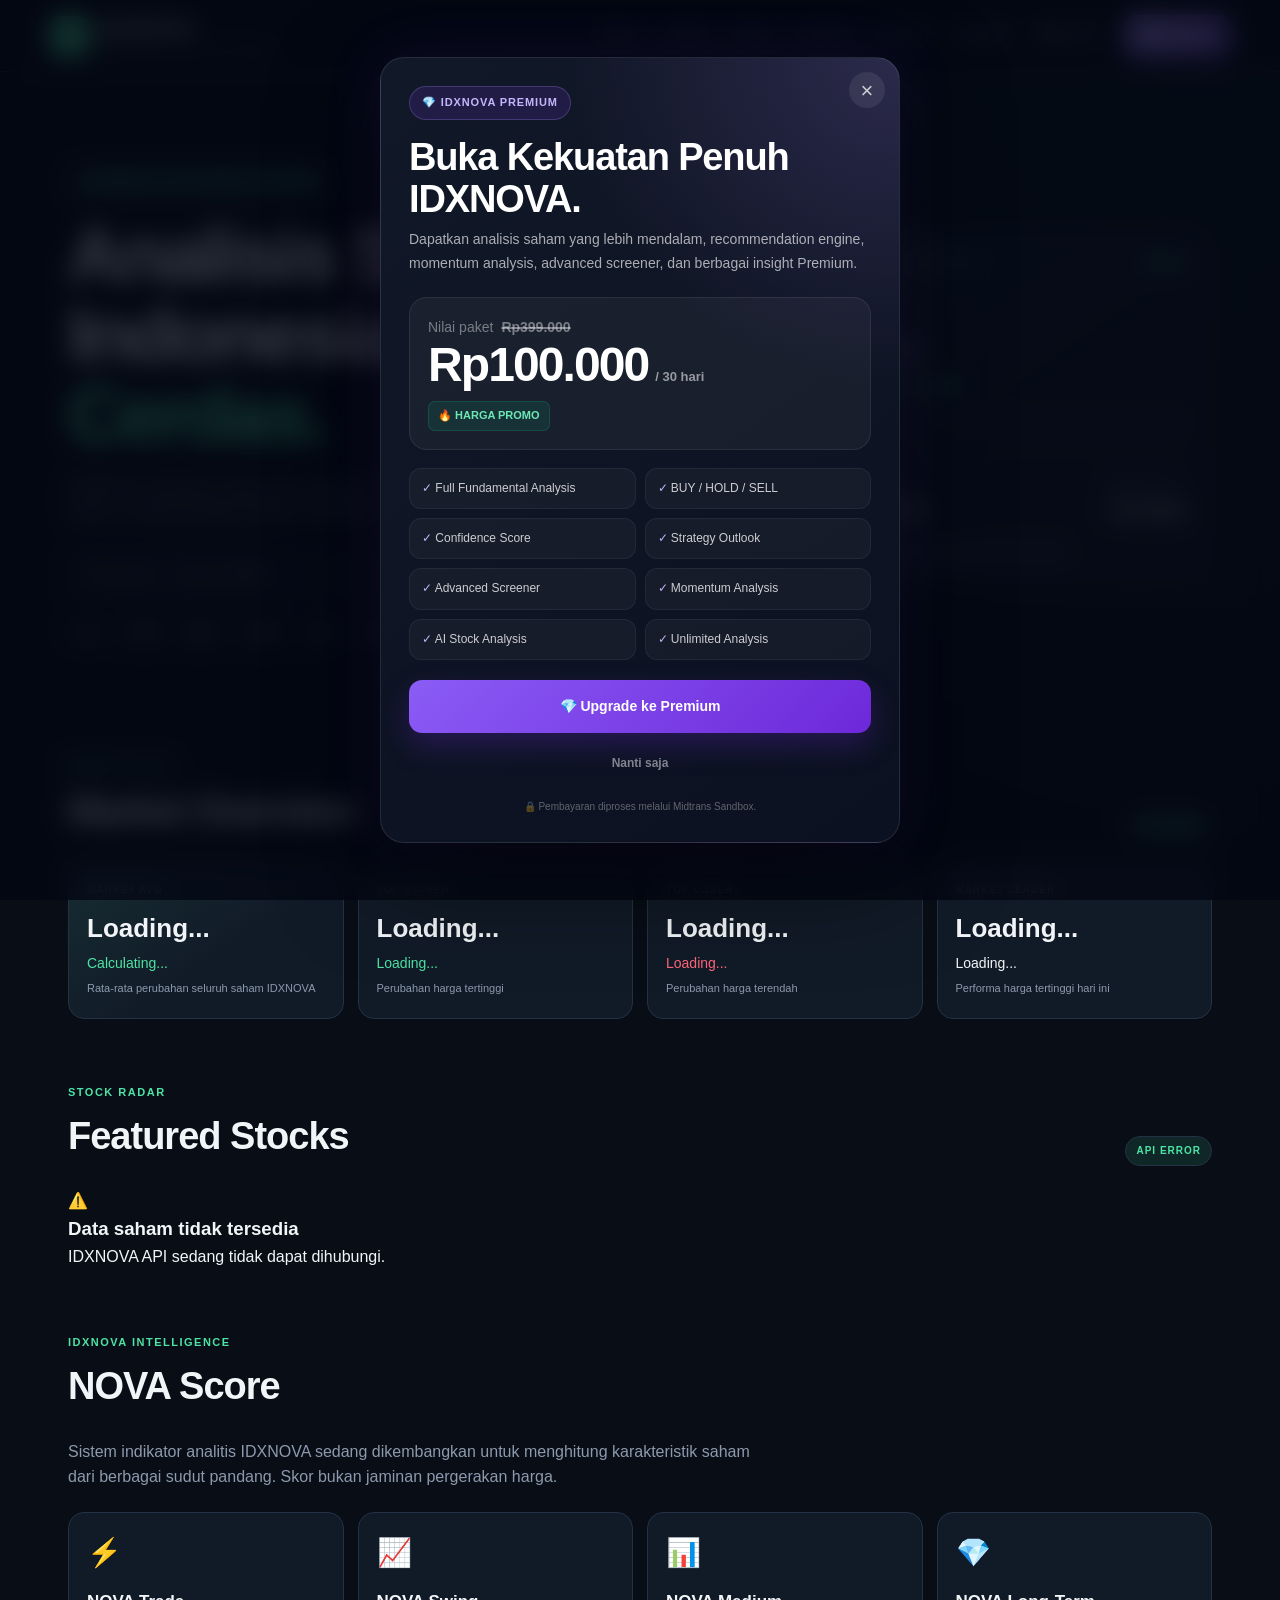
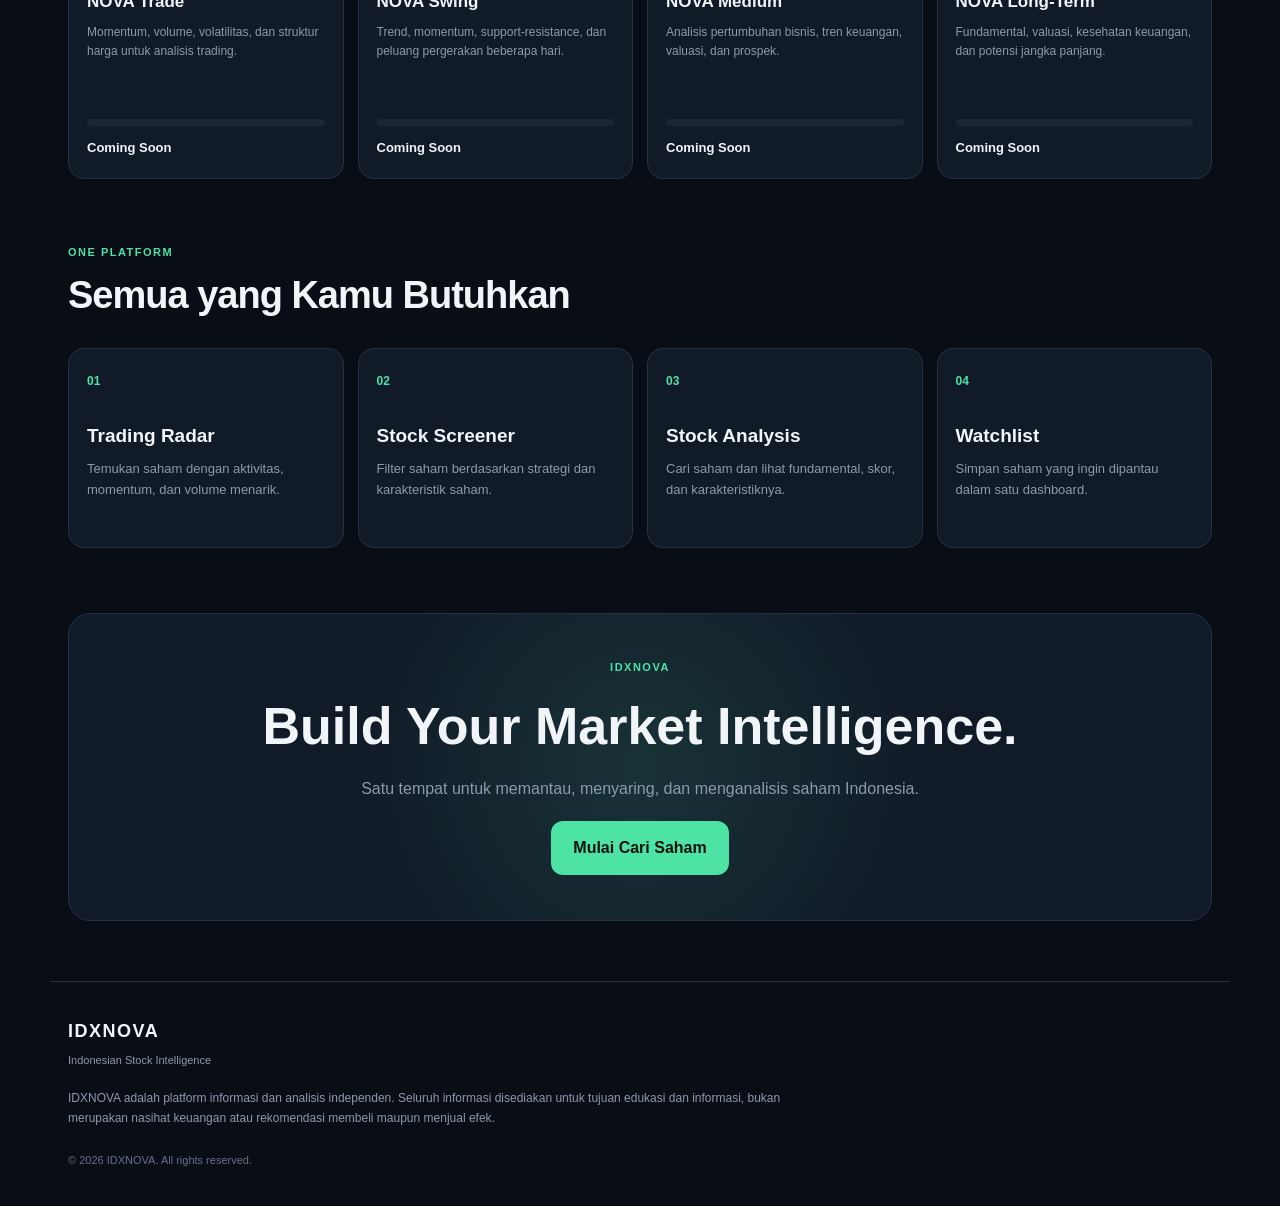
<file: index.html>
<!DOCTYPE html>
<html lang="id">
<head>
  <meta charset="UTF-8">
  <meta name="viewport" content="width=device-width, initial-scale=1.0">
  <title>IDXNOVA | Indonesian Stock Intelligence</title>
  <link rel="stylesheet" href="style.css">

  <!-- MIDTRANS SNAP SANDBOX -->
  <script
    type="text/javascript"
    src="https://app.sandbox.midtrans.com/snap/snap.js">
  </script>

  <style>
    /* =========================================================
       PREMIUM NAV BUTTON
    ========================================================= */
    .premium-nav-btn {
      display: inline-flex;
      align-items: center;
      justify-content: center;
      gap: 6px;
      padding: 9px 14px;
      border-radius: 10px;
      text-decoration: none;
      font-size: 13px;
      font-weight: 800;
      color: #fff;
      background: linear-gradient(135deg, #9f7aea, #6b46c1);
      border: 1px solid rgba(255,255,255,.18);
      box-shadow: 0 8px 24px rgba(107,70,193,.25);
      transition: .2s ease;
      cursor: pointer;
    }

    .premium-nav-btn:hover {
      transform: translateY(-1px);
      box-shadow: 0 12px 30px rgba(107,70,193,.35);
    }

    /* =========================================================
       PREMIUM OVERLAY
    ========================================================= */
    .premium-overlay {
      position: fixed;
      inset: 0;
      z-index: 99999;
      display: none;
      align-items: center;
      justify-content: center;
      padding: 20px;
      background: rgba(3, 7, 18, .78);
      backdrop-filter: blur(12px);
      -webkit-backdrop-filter: blur(12px);
    }

    .premium-overlay.active {
      display: flex;
      animation: premiumFadeIn .25s ease;
    }

    @keyframes premiumFadeIn {
      from {
        opacity: 0;
      }
      to {
        opacity: 1;
      }
    }

    /* =========================================================
       PREMIUM POPUP
    ========================================================= */
    .premium-popup {
      position: relative;
      width: min(520px, 100%);
      max-height: calc(100vh - 40px);
      overflow-y: auto;
      border-radius: 24px;
      padding: 28px;
      background:
        radial-gradient(
          circle at top right,
          rgba(159,122,234,.20),
          transparent 35%
        ),
        linear-gradient(
          145deg,
          #111827,
          #0b1120
        );
      border: 1px solid rgba(255,255,255,.10);
      box-shadow:
        0 30px 100px rgba(0,0,0,.55),
        0 0 60px rgba(124,58,237,.12);
      color: #fff;
    }

    .premium-popup::-webkit-scrollbar {
      width: 5px;
    }

    .premium-popup::-webkit-scrollbar-thumb {
      background: rgba(255,255,255,.15);
      border-radius: 10px;
    }

    .premium-close {
      position: absolute;
      top: 14px;
      right: 14px;
      width: 36px;
      height: 36px;
      border: 0;
      border-radius: 50%;
      background: rgba(255,255,255,.08);
      color: rgba(255,255,255,.75);
      font-size: 22px;
      cursor: pointer;
      transition: .2s ease;
    }

    .premium-close:hover {
      background: rgba(255,255,255,.14);
      color: #fff;
      transform: rotate(90deg);
    }

    .premium-badge {
      display: inline-flex;
      align-items: center;
      gap: 7px;
      padding: 7px 12px;
      border-radius: 999px;
      background: rgba(124,58,237,.16);
      border: 1px solid rgba(167,139,250,.25);
      color: #c4b5fd;
      font-size: 11px;
      font-weight: 900;
      letter-spacing: .08em;
    }

    .premium-popup h2 {
      margin: 17px 0 8px;
      font-size: clamp(26px, 6vw, 38px);
      line-height: 1.1;
      letter-spacing: -.03em;
    }

    .premium-popup-subtitle {
      margin: 0;
      color: rgba(255,255,255,.65);
      font-size: 14px;
      line-height: 1.65;
    }

    /* =========================================================
       PRICE
    ========================================================= */
    .premium-price-box {
      margin-top: 22px;
      padding: 18px;
      border-radius: 18px;
      background: rgba(255,255,255,.045);
      border: 1px solid rgba(255,255,255,.08);
    }

    .premium-old-price {
      display: flex;
      align-items: center;
      gap: 8px;
      color: rgba(255,255,255,.42);
      font-size: 14px;
    }

    .premium-old-price strong {
      text-decoration: line-through;
      text-decoration-thickness: 2px;
    }

    .premium-current-price {
      display: flex;
      align-items: baseline;
      flex-wrap: wrap;
      gap: 7px;
      margin-top: 3px;
    }

    .premium-current-price strong {
      font-size: clamp(34px, 9vw, 48px);
      line-height: 1;
      letter-spacing: -.04em;
      color: #fff;
    }

    .premium-current-price span {
      color: rgba(255,255,255,.55);
      font-size: 13px;
      font-weight: 600;
    }

    .premium-discount {
      display: inline-flex;
      margin-top: 12px;
      padding: 5px 9px;
      border-radius: 7px;
      background: rgba(16,185,129,.12);
      border: 1px solid rgba(16,185,129,.20);
      color: #6ee7b7;
      font-size: 11px;
      font-weight: 900;
    }

    /* =========================================================
       PREMIUM BENEFITS
    ========================================================= */
    .premium-benefits {
      display: grid;
      grid-template-columns: 1fr 1fr;
      gap: 9px;
      margin-top: 18px;
    }

    .premium-benefit {
      padding: 11px 12px;
      border-radius: 12px;
      background: rgba(255,255,255,.035);
      border: 1px solid rgba(255,255,255,.06);
      color: rgba(255,255,255,.78);
      font-size: 12px;
      line-height: 1.45;
    }

    .premium-benefit::first-letter {
      color: #c4b5fd;
    }

    /* =========================================================
       PREMIUM BUTTONS
    ========================================================= */
    .premium-main-btn {
      width: 100%;
      margin-top: 20px;
      padding: 15px 18px;
      border: 0;
      border-radius: 13px;
      background: linear-gradient(135deg, #8b5cf6, #6d28d9);
      color: #fff;
      font-size: 14px;
      font-weight: 900;
      cursor: pointer;
      box-shadow: 0 12px 30px rgba(109,40,217,.28);
      transition: .2s ease;
    }

    .premium-main-btn:hover {
      transform: translateY(-1px);
      box-shadow: 0 16px 35px rgba(109,40,217,.38);
    }

    .premium-main-btn:disabled {
      opacity: .7;
      cursor: wait;
      transform: none;
    }

    .premium-secondary-btn {
      width: 100%;
      margin-top: 9px;
      padding: 12px 18px;
      border: 0;
      background: transparent;
      color: rgba(255,255,255,.48);
      font-size: 12px;
      font-weight: 700;
      cursor: pointer;
    }

    .premium-secondary-btn:hover {
      color: rgba(255,255,255,.78);
    }

    .premium-secure-note {
      margin-top: 14px;
      text-align: center;
      color: rgba(255,255,255,.35);
      font-size: 10px;
      line-height: 1.5;
    }

    /* =========================================================
       PURCHASE MODAL
    ========================================================= */
    .premium-purchase {
      display: none;
    }

    .premium-purchase.active {
      display: block;
    }

    .premium-landing {
      display: block;
    }

    .purchase-title {
      margin: 18px 0 6px;
      font-size: 27px;
    }

    .purchase-description {
      margin: 0;
      color: rgba(255,255,255,.60);
      font-size: 13px;
      line-height: 1.6;
    }

    .purchase-summary {
      margin-top: 18px;
      padding: 16px;
      border-radius: 14px;
      background: rgba(255,255,255,.04);
      border: 1px solid rgba(255,255,255,.07);
    }

    .purchase-row {
      display: flex;
      justify-content: space-between;
      gap: 15px;
      padding: 6px 0;
      font-size: 13px;
    }

    .purchase-row span:first-child {
      color: rgba(255,255,255,.48);
    }

    .purchase-row strong {
      color: #fff;
    }

    .purchase-total {
      margin-top: 8px;
      padding-top: 12px;
      border-top: 1px solid rgba(255,255,255,.08);
    }

    .purchase-total strong {
      font-size: 22px;
      color: #c4b5fd;
    }

    .purchase-form {
      margin-top: 17px;
    }

    .purchase-form label {
      display: block;
      margin-bottom: 7px;
      color: rgba(255,255,255,.60);
      font-size: 12px;
      font-weight: 700;
    }

    .purchase-form input {
      width: 100%;
      box-sizing: border-box;
      padding: 13px 14px;
      margin-bottom: 11px;
      border-radius: 11px;
      border: 1px solid rgba(255,255,255,.10);
      outline: none;
      background: rgba(255,255,255,.055);
      color: #fff;
      font-size: 13px;
    }

    .purchase-form input:focus {
      border-color: rgba(139,92,246,.65);
      box-shadow: 0 0 0 3px rgba(139,92,246,.10);
    }

    .purchase-form input::placeholder {
      color: rgba(255,255,255,.28);
    }

    .purchase-back {
      width: 100%;
      padding: 10px;
      border: 0;
      background: transparent;
      color: rgba(255,255,255,.42);
      font-size: 12px;
      cursor: pointer;
    }

    .payment-status {
      display: none;
      margin-top: 13px;
      padding: 11px 13px;
      border-radius: 10px;
      font-size: 12px;
      line-height: 1.55;
      background: rgba(255,255,255,.05);
      color: rgba(255,255,255,.72);
      white-space: pre-wrap;
      word-break: break-word;
    }

    .payment-status.active {
      display: block;
    }

    /* =========================================================
       RESPONSIVE
    ========================================================= */
    @media (max-width: 600px) {
      .premium-overlay {
        padding: 12px;
        align-items: center;
      }

      .premium-popup {
        padding: 22px 18px;
        border-radius: 20px;
        max-height: calc(100vh - 24px);
      }

      .premium-benefits {
        grid-template-columns: 1fr;
      }

      .premium-close {
        top: 10px;
        right: 10px;
      }

      .premium-popup h2 {
        padding-right: 35px;
      }
    }
  </style>
</head>

<body>

  <!-- NAVBAR -->
  <header class="navbar">
    <a href="index.html" class="brand">
      <span class="brand-mark">N</span>
      <span>
        <strong>IDXNOVA</strong>
        <small>INDONESIAN STOCK INTELLIGENCE</small>
      </span>
    </a>

    <button
      class="menu-btn"
      onclick="toggleMenu()"
      aria-label="Buka menu">
      ☰
    </button>

    <nav id="navMenu">
      <a href="index.html">Home</a>
      <a href="trading.html">Trading</a>
      <a href="swing.html">Swing</a>
      <a href="investing.html">Investing</a>
      <a href="screener.html">Screener</a>
      <a href="watchlist.html">Watchlist</a>
      <a href="search.html">🔎 Search</a>

      <button
        type="button"
        class="premium-nav-btn"
        onclick="openPremiumPurchase()">
        💎 Premium
      </button>
    </nav>
  </header>

  <main>

    <!-- HERO -->
    <section class="hero">
      <div class="hero-content">

        <div class="badge">
          ● INDONESIA STOCK MARKET PLATFORM
        </div>

        <h1>
          Analisis Saham Indonesia
          <span>Lebih Cerdas.</span>
        </h1>

        <p>
          IDXNOVA membantu trader dan investor menganalisis saham Indonesia
          untuk trading harian, investasi jangka pendek, menengah,
          hingga jangka panjang.
        </p>

        <!-- SEARCH -->
        <div class="search-box">
          <input
            type="text"
            id="stockSearch"
            placeholder="Cari ticker... contoh: BBRI"
            autocomplete="off">

          <button onclick="searchStock()">
            Cari
          </button>
        </div>

        <div class="popular">
          <span>Populer:</span>

          <button onclick="quickSearch('BBRI')">
            BBRI
          </button>

          <button onclick="quickSearch('BBCA')">
            BBCA
          </button>

          <button onclick="quickSearch('ANTM')">
            ANTM
          </button>

          <button onclick="quickSearch('ELSA')">
            ELSA
          </button>

          <button onclick="quickSearch('PWON')">
            PWON
          </button>
        </div>

      </div>

      <!-- HERO PANEL -->
      <div class="hero-panel">

        <div class="panel-top">
          <span>MARKET SENTIMENT</span>

          <strong id="dataMode">
            LOADING
          </strong>
        </div>

        <div class="sentiment-value">
          <h2 id="sentimentScore">
            0<span>/100</span>
          </h2>

          <p id="sentimentText">
            Loading...
          </p>
        </div>

        <div class="sentiment-bar">
          <span
            id="sentimentBar"
            style="width: 0%">
          </span>
        </div>

        <div class="sentiment-info">

          <div>
            <small>Risk Level</small>

            <strong id="marketRisk">
              Loading
            </strong>
          </div>

          <div>
            <small>Market Trend</small>

            <strong id="marketTrend">
              Loading
            </strong>
          </div>

        </div>

        <p class="demo-note" id="dataNote">
          Menghubungkan ke IDXNOVA API...
        </p>

      </div>
    </section>

    <!-- MARKET -->
    <section id="market" class="section">

      <div class="section-heading">

        <div>
          <span class="eyebrow">
            MARKET PULSE
          </span>

          <h2>
            Market Overview
          </h2>
        </div>

        <span
          id="marketStatus"
          class="demo-label">
          LOADING...
        </span>

      </div>

      <div class="market-grid">

        <!-- MARKET AVERAGE -->
        <article class="market-card featured">

          <div class="card-label">
            MARKET AVG
          </div>

          <h3 id="marketAverage">
            Loading...
          </h3>

          <p
            id="marketAverageChange"
            class="positive">
            Calculating...
          </p>

          <small>
            Rata-rata perubahan seluruh saham IDXNOVA
          </small>

        </article>

        <!-- TOP GAINER -->
        <article
          class="market-card"
          id="topGainerCard"
          style="cursor: pointer;">

          <div class="card-label">
            TOP GAINER
          </div>

          <h3 id="topGainer">
            Loading...
          </h3>

          <p
            id="topGainerChange"
            class="positive">
            Loading...
          </p>

          <small>
            Perubahan harga tertinggi
          </small>

        </article>

        <!-- TOP LOSER -->
        <article
          class="market-card"
          id="topLoserCard"
          style="cursor: pointer;">

          <div class="card-label">
            TOP LOSER
          </div>

          <h3 id="topLoser">
            Loading...
          </h3>

          <p
            id="topLoserChange"
            class="negative">
            Loading...
          </p>

          <small>
            Perubahan harga terendah
          </small>

        </article>

        <!-- MARKET LEADER -->
        <article
          class="market-card"
          id="topScoreCard"
          style="cursor: pointer;">

          <div class="card-label">
            MARKET LEADER
          </div>

          <h3 id="topScore">
            Loading...
          </h3>

          <p id="topScoreValue">
            Loading...
          </p>

          <small>
            Performa harga tertinggi hari ini
          </small>

        </article>

      </div>
    </section>

    <!-- STOCKS -->
    <section id="stocks" class="section">

      <div class="section-heading">

        <div>
          <span class="eyebrow">
            STOCK RADAR
          </span>

          <h2>
            Featured Stocks
          </h2>
        </div>

        <span
          id="featuredLabel"
          class="demo-label">
          LOADING...
        </span>

      </div>

      <div
        id="featuredStocks"
        class="stock-grid">
      </div>

      <div
        id="featuredEmpty"
        class="empty-watchlist"
        style="display: none;">

        <div class="empty-icon">
          ⚠️
        </div>

        <h3>
          Data saham tidak tersedia
        </h3>

        <p>
          IDXNOVA API sedang tidak dapat dihubungi.
        </p>

      </div>

    </section>

    <!-- NOVA SCORE -->
    <section id="scores" class="section">

      <div class="section-heading">

        <div>
          <span class="eyebrow">
            IDXNOVA INTELLIGENCE
          </span>

          <h2>
            NOVA Score
          </h2>
        </div>

      </div>

      <p class="section-description">
        Sistem indikator analitis IDXNOVA sedang dikembangkan untuk
        menghitung karakteristik saham dari berbagai sudut pandang.
        Skor bukan jaminan pergerakan harga.
      </p>

      <div class="score-grid">

        <article class="score-card">

          <div class="score-icon">
            ⚡
          </div>

          <h3>
            NOVA Trade
          </h3>

          <p>
            Momentum, volume, volatilitas, dan struktur harga untuk analisis trading.
          </p>

          <div class="score-line">
            <span
              id="avgTradingBar"
              style="width: 0%">
            </span>
          </div>

          <strong id="avgTradingScore">
            Coming Soon
          </strong>

        </article>

        <article class="score-card">

          <div class="score-icon">
            📈
          </div>

          <h3>
            NOVA Swing
          </h3>

          <p>
            Trend, momentum, support-resistance, dan peluang pergerakan beberapa hari.
          </p>

          <div class="score-line">
            <span
              id="avgSwingBar"
              style="width: 0%">
            </span>
          </div>

          <strong id="avgSwingScore">
            Coming Soon
          </strong>

        </article>

        <article class="score-card">

          <div class="score-icon">
            📊
          </div>

          <h3>
            NOVA Medium
          </h3>

          <p>
            Analisis pertumbuhan bisnis, tren keuangan, valuasi, dan prospek.
          </p>

          <div class="score-line">
            <span
              id="avgMediumBar"
              style="width: 0%">
            </span>
          </div>

          <strong id="avgMediumScore">
            Coming Soon
          </strong>

        </article>

        <article class="score-card">

          <div class="score-icon">
            💎
          </div>

          <h3>
            NOVA Long-Term
          </h3>

          <p>
            Fundamental, valuasi, kesehatan keuangan, dan potensi jangka panjang.
          </p>

          <div class="score-line">
            <span
              id="avgLongBar"
              style="width: 0%">
            </span>
          </div>

          <strong id="avgLongScore">
            Coming Soon
          </strong>

        </article>

      </div>
    </section>

    <!-- FEATURES -->
    <section id="features" class="section">

      <div class="section-heading">

        <div>
          <span class="eyebrow">
            ONE PLATFORM
          </span>

          <h2>
            Semua yang Kamu Butuhkan
          </h2>
        </div>

      </div>

      <div class="feature-grid">

        <article
          style="cursor: pointer;"
          onclick="window.location.href='trading.html'">

          <span>01</span>

          <h3>
            Trading Radar
          </h3>

          <p>
            Temukan saham dengan aktivitas, momentum, dan volume menarik.
          </p>

        </article>

        <article
          style="cursor: pointer;"
          onclick="window.location.href='screener.html'">

          <span>02</span>

          <h3>
            Stock Screener
          </h3>

          <p>
            Filter saham berdasarkan strategi dan karakteristik saham.
          </p>

        </article>

        <article
          style="cursor: pointer;"
          onclick="window.location.href='search.html'">

          <span>03</span>

          <h3>
            Stock Analysis
          </h3>

          <p>
            Cari saham dan lihat fundamental, skor, dan karakteristiknya.
          </p>

        </article>

        <article
          style="cursor: pointer;"
          onclick="window.location.href='watchlist.html'">

          <span>04</span>

          <h3>
            Watchlist
          </h3>

          <p>
            Simpan saham yang ingin dipantau dalam satu dashboard.
          </p>

        </article>

      </div>
    </section>

    <!-- CTA -->
    <section class="cta">

      <span class="eyebrow">
        IDXNOVA
      </span>

      <h2>
        Build Your Market Intelligence.
      </h2>

      <p>
        Satu tempat untuk memantau, menyaring, dan menganalisis saham Indonesia.
      </p>

      <button
        onclick="document.getElementById('stockSearch').focus()">
        Mulai Cari Saham
      </button>

    </section>

  </main>

  <!-- FOOTER -->
  <footer>

    <div class="footer-brand">

      <strong>
        IDXNOVA
      </strong>

      <span>
        Indonesian Stock Intelligence
      </span>

    </div>

    <p>
      IDXNOVA adalah platform informasi dan analisis independen.
      Seluruh informasi disediakan untuk tujuan edukasi dan informasi,
      bukan merupakan nasihat keuangan atau rekomendasi membeli maupun menjual efek.
    </p>

    <small>
      © 2026 IDXNOVA. All rights reserved.
    </small>

  </footer>

  <!-- =========================================================
       PREMIUM POPUP
  ========================================================= -->
  <div
    id="premiumOverlay"
    class="premium-overlay"
    onclick="handlePremiumOverlayClick(event)">

    <div class="premium-popup">

      <button
        type="button"
        class="premium-close"
        onclick="closePremiumPopup()"
        aria-label="Tutup">
        ×
      </button>

      <!-- LANDING -->
      <div
        id="premiumLanding"
        class="premium-landing">

        <span class="premium-badge">
          💎 IDXNOVA PREMIUM
        </span>

        <h2>
          Buka Kekuatan Penuh IDXNOVA.
        </h2>

        <p class="premium-popup-subtitle">
          Dapatkan analisis saham yang lebih mendalam,
          recommendation engine, momentum analysis,
          advanced screener, dan berbagai insight Premium.
        </p>

        <div class="premium-price-box">

          <div class="premium-old-price">
            Nilai paket

            <strong>
              Rp399.000
            </strong>
          </div>

          <div class="premium-current-price">

            <strong>
              Rp100.000
            </strong>

            <span>
              / 30 hari
            </span>

          </div>

          <span class="premium-discount">
            🔥 HARGA PROMO
          </span>

        </div>

        <div class="premium-benefits">

          <div class="premium-benefit">
            ✓ Full Fundamental Analysis
          </div>

          <div class="premium-benefit">
            ✓ BUY / HOLD / SELL
          </div>

          <div class="premium-benefit">
            ✓ Confidence Score
          </div>

          <div class="premium-benefit">
            ✓ Strategy Outlook
          </div>

          <div class="premium-benefit">
            ✓ Advanced Screener
          </div>

          <div class="premium-benefit">
            ✓ Momentum Analysis
          </div>

          <div class="premium-benefit">
            ✓ AI Stock Analysis
          </div>

          <div class="premium-benefit">
            ✓ Unlimited Analysis
          </div>

        </div>

        <button
          type="button"
          class="premium-main-btn"
          onclick="openPremiumPurchase()">
          💎 Upgrade ke Premium
        </button>

        <button
          type="button"
          class="premium-secondary-btn"
          onclick="closePremiumPopup()">
          Nanti saja
        </button>

        <div class="premium-secure-note">
          🔒 Pembayaran diproses melalui Midtrans Sandbox.
        </div>

      </div>

      <!-- PURCHASE -->
      <div
        id="premiumPurchase"
        class="premium-purchase">

        <span class="premium-badge">
          💎 PREMIUM CHECKOUT
        </span>

        <h2 class="purchase-title">
          Upgrade Premium
        </h2>

        <p class="purchase-description">
          Isi data di bawah sebelum melanjutkan pembayaran.
        </p>

        <div class="purchase-summary">

          <div class="purchase-row">

            <span>
              Paket
            </span>

            <strong>
              IDXNOVA Premium
            </strong>

          </div>

          <div class="purchase-row">

            <span>
              Durasi
            </span>

            <strong>
              30 Hari
            </strong>

          </div>

          <div class="purchase-row purchase-total">

            <span>
              Total
            </span>

            <strong>
              Rp100.000
            </strong>

          </div>

        </div>

        <div class="purchase-form">

          <label for="premiumName">
            Nama
          </label>

          <input
            type="text"
            id="premiumName"
            placeholder="Masukkan nama"
            autocomplete="name">

          <label for="premiumEmail">
            Email
          </label>

          <input
            type="email"
            id="premiumEmail"
            placeholder="contoh@email.com"
            autocomplete="email">

          <button
            type="button"
            id="premiumPayBtn"
            class="premium-main-btn"
            onclick="startPremiumPayment()">
            🔐 Lanjutkan Pembayaran
          </button>

          <button
            type="button"
            class="purchase-back"
            onclick="showPremiumLanding()">
            ← Kembali
          </button>

          <div
            id="paymentStatus"
            class="payment-status">
          </div>

        </div>

        <div class="premium-secure-note">
          🔒 IDXNOVA tidak menyimpan data kartu pembayaran.
        </div>

      </div>

    </div>
  </div>

  <!-- HOME SYSTEM -->
  <script>

    /*
      =========================================================
      IDXNOVA API
    =========================================================
    */
    const API_URL =
      "https://idxnova-api.rendyalterio22.workers.dev/api/stocks";

    /*
      =========================================================
      PAYMENT API
    =========================================================
    */
    const PAYMENT_API_URL =
      "https://idxnova-api.rendyalterio22.workers.dev";

    /*
      =========================================================
      DATABASE SEMENTARA DI BROWSER
    =========================================================
    */
    let HOME_STOCKS = [];

    /*
      =========================================================
      MENU
    =========================================================
    */
    function toggleMenu() {
      const menu =
        document.getElementById("navMenu");

      if (menu) {
        menu.classList.toggle("active");
      }
    }

    /*
      =========================================================
      PREMIUM POPUP
    =========================================================
    */
    function openPremiumPopup() {
      const overlay =
        document.getElementById("premiumOverlay");

      if (!overlay) {
        return;
      }

      showPremiumLanding();

      overlay.classList.add("active");

      document.body.style.overflow =
        "hidden";
    }

    function closePremiumPopup() {
      const overlay =
        document.getElementById("premiumOverlay");

      if (!overlay) {
        return;
      }

      overlay.classList.remove("active");

      document.body.style.overflow =
        "";
    }

    function handlePremiumOverlayClick(event) {
      if (
        event.target &&
        event.target.id === "premiumOverlay"
      ) {
        closePremiumPopup();
      }
    }

    function openPremiumPurchase() {
      const overlay =
        document.getElementById("premiumOverlay");

      if (!overlay) {
        return;
      }

      overlay.classList.add("active");

      document.body.style.overflow =
        "hidden";

      const landing =
        document.getElementById(
          "premiumLanding"
        );

      const purchase =
        document.getElementById(
          "premiumPurchase"
        );

      if (landing) {
        landing.style.display =
          "none";
      }

      if (purchase) {
        purchase.style.display =
          "block";
      }
    }

    function showPremiumLanding() {
      const landing =
        document.getElementById(
          "premiumLanding"
        );

      const purchase =
        document.getElementById(
          "premiumPurchase"
        );

      if (landing) {
        landing.style.display =
          "block";
      }

      if (purchase) {
        purchase.style.display =
          "none";
      }
    }

    /*
      =========================================================
      PAYMENT ERROR FORMATTER
    =========================================================
    */
    function extractPaymentError(result, response) {

      const details = [];

      if (response && response.status) {
        details.push(
          "HTTP " + response.status
        );
      }

      if (
        result &&
        result.status_code
      ) {
        details.push(
          "Status Code: " +
          result.status_code
        );
      }

      if (
        result &&
        result.error_code
      ) {
        details.push(
          "Error Code: " +
          result.error_code
        );
      }

      if (
        result &&
        result.message
      ) {
        details.push(
          "Message: " +
          result.message
        );
      }

      if (
        result &&
        result.detail
      ) {
        details.push(
          "Detail: " +
          result.detail
        );
      }

      if (
        result &&
        Array.isArray(result.error_messages) &&
        result.error_messages.length
      ) {
        details.push(
          "Midtrans: " +
          result.error_messages.join(" | ")
        );
      }

      if (
        result &&
        typeof result.errors === "string"
      ) {
        details.push(
          "Errors: " +
          result.errors
        );
      }

      if (
        result &&
        result.provider
      ) {
        details.push(
          "Provider: " +
          result.provider
        );
      }

      if (
        result &&
        result.environment
      ) {
        details.push(
          "Environment: " +
          result.environment
        );
      }

      if (details.length === 0) {
        return "Tidak ada detail error dari Midtrans.";
      }

      return details.join("\n");
    }

    /*
      =========================================================
      PREMIUM PAYMENT
    =========================================================
    */
    async function startPremiumPayment() {

      const nameInput =
        document.getElementById(
          "premiumName"
        );

      const emailInput =
        document.getElementById(
          "premiumEmail"
        );

      const payButton =
        document.getElementById(
          "premiumPayBtn"
        );

      const statusBox =
        document.getElementById(
          "paymentStatus"
        );

      const name =
        nameInput
          ? nameInput.value.trim()
          : "";

      const email =
        emailInput
          ? emailInput.value.trim()
          : "";

      if (!name) {

        showPaymentStatus(
          "Masukkan nama terlebih dahulu.",
          "error"
        );

        if (nameInput) {
          nameInput.focus();
        }

        return;
      }

      if (
        email &&
        !isValidEmail(email)
      ) {

        showPaymentStatus(
          "Format email belum benar.",
          "error"
        );

        if (emailInput) {
          emailInput.focus();
        }

        return;
      }

      if (payButton) {

        payButton.disabled =
          true;

        payButton.textContent =
          "⏳ Membuat pembayaran...";
      }

      showPaymentStatus(
        "Menghubungkan ke Midtrans...",
        "loading"
      );

      try {

        const response =
          await fetch(
            PAYMENT_API_URL +
            "/api/payment/create",
            {
              method: "POST",

              headers: {
                "Content-Type":
                  "application/json",

                "Accept":
                  "application/json"
              },

              body: JSON.stringify({
                packageId:
                  "premium_monthly",

                name:
                  name,

                email:
                  email
              })
            }
          );

        let result = null;

        try {
          result =
            await response.json();
        } catch (jsonError) {

          throw new Error(
            "Server pembayaran tidak mengembalikan JSON.\n" +
            "HTTP " +
            response.status
          );
        }

        console.log(
          "IDXNOVA Midtrans Create Response:",
          result
        );

        if (
          !response.ok ||
          !result ||
          result.status !== "success" ||
          !result.token
        ) {

          const errorDetail =
            extractPaymentError(
              result,
              response
            );

          throw new Error(
            errorDetail
          );
        }

        showPaymentStatus(
          "Transaksi berhasil dibuat.\nMembuka halaman pembayaran Midtrans...",
          "success"
        );

        if (
          !window.snap ||
          typeof window.snap.pay !==
          "function"
        ) {

          throw new Error(
            "Midtrans Snap belum siap. Silakan refresh halaman."
          );
        }

        window.snap.pay(
          result.token,
          {

            onSuccess:
              function(paymentResult) {

                console.log(
                  "IDXNOVA payment success:",
                  paymentResult
                );

                showPaymentStatus(
                  "Pembayaran berhasil.\nStatus pembayaran sedang diproses oleh IDXNOVA.",
                  "success"
                );

                if (payButton) {

                  payButton.disabled =
                    false;

                  payButton.textContent =
                    "✓ Pembayaran Berhasil";
                }
              },

            onPending:
              function(paymentResult) {

                console.log(
                  "IDXNOVA payment pending:",
                  paymentResult
                );

                let detail =
                  "Pembayaran masih menunggu penyelesaian.";

                if (
                  paymentResult &&
                  paymentResult.status_message
                ) {
                  detail +=
                    "\n" +
                    paymentResult.status_message;
                }

                showPaymentStatus(
                  detail,
                  "loading"
                );

                if (payButton) {

                  payButton.disabled =
                    false;

                  payButton.textContent =
                    "🔐 Lanjutkan Pembayaran";
                }
              },

            onError:
              function(paymentResult) {

                console.error(
                  "IDXNOVA payment error:",
                  paymentResult
                );

                let errorMessage =
                  "Pembayaran gagal atau transaksi ditolak.";

                if (
                  paymentResult
                ) {

                  const detailParts = [];

                  if (
                    paymentResult.status_code
                  ) {
                    detailParts.push(
                      "Status Code: " +
                      paymentResult.status_code
                    );
                  }

                  if (
                    paymentResult.status_message
                  ) {
                    detailParts.push(
                      paymentResult.status_message
                    );
                  }

                  if (
                    paymentResult.error_code
                  ) {
                    detailParts.push(
                      "Error Code: " +
                      paymentResult.error_code
                    );
                  }

                  if (
                    detailParts.length
                  ) {

                    errorMessage +=
                      "\n" +
                      detailParts.join(
                        "\n"
                      );
                  }
                }

                showPaymentStatus(
                  errorMessage,
                  "error"
                );

                if (payButton) {

                  payButton.disabled =
                    false;

                  payButton.textContent =
                    "🔐 Coba Lagi";
                }
              },

            onClose:
              function() {

                console.log(
                  "IDXNOVA payment popup closed"
                );

                showPaymentStatus(
                  "Halaman pembayaran ditutup.\nKamu dapat mencoba lagi kapan saja.",
                  "loading"
                );

                if (payButton) {

                  payButton.disabled =
                    false;

                  payButton.textContent =
                    "🔐 Lanjutkan Pembayaran";
                }
              }
          }
        );

      } catch (error) {

        console.error(
          "IDXNOVA Payment Error:",
          error
        );

        showPaymentStatus(
          error &&
          error.message
            ? error.message
            : "Terjadi kesalahan saat membuat pembayaran.",
          "error"
        );

        if (payButton) {

          payButton.disabled =
            false;

          payButton.textContent =
            "🔐 Coba Lagi";
        }
      }
    }

    /*
      =========================================================
      EMAIL VALIDATION
    =========================================================
    */
    function isValidEmail(email) {

      return /^[^\s@]+@[^\s@]+\.[^\s@]+$/.test(
        email
      );
    }

    /*
      =========================================================
      PAYMENT STATUS
    =========================================================
    */
    function showPaymentStatus(
      message,
      type
    ) {

      const statusBox =
        document.getElementById(
          "paymentStatus"
        );

      if (!statusBox) {
        return;
      }

      statusBox.textContent =
        message;

      statusBox.classList.add(
        "active"
      );

      if (type === "error") {

        statusBox.style.color =
          "#fca5a5";

        statusBox.style.background =
          "rgba(239,68,68,.10)";

        statusBox.style.border =
          "1px solid rgba(239,68,68,.15)";

      } else if (
        type === "success"
      ) {

        statusBox.style.color =
          "#6ee7b7";

        statusBox.style.background =
          "rgba(16,185,129,.10)";

        statusBox.style.border =
          "1px solid rgba(16,185,129,.15)";

      } else {

        statusBox.style.color =
          "rgba(255,255,255,.70)";

        statusBox.style.background =
          "rgba(255,255,255,.05)";

        statusBox.style.border =
          "1px solid rgba(255,255,255,.07)";
      }
    }

    /*
      =========================================================
      SET TEXT
    =========================================================
    */
    function setText(id, value) {

      const element =
        document.getElementById(id);

      if (element) {

        element.textContent =
          value;
      }
    }

    /*
      =========================================================
      FORMAT HARGA
    =========================================================
    */
    function formatPrice(price) {

      const number =
        Number(price);

      if (
        !Number.isFinite(number)
      ) {
        return "-";
      }

      return "Rp" +
        number.toLocaleString(
          "id-ID"
        );
    }

    /*
      =========================================================
      FORMAT CHANGE
    =========================================================
    */
    function getChange(stock) {

      const value =
        Number(stock.change);

      return Number.isFinite(value)
        ? value
        : 0;
    }

    /*
      =========================================================
      BUKA DETAIL SAHAM
    =========================================================
    */
    function openStock(ticker) {

      if (!ticker) {
        return;
      }

      window.location.href =
        "stock.html?ticker=" +
        encodeURIComponent(ticker);
    }

    /*
      =========================================================
      SEARCH HOME
    =========================================================
    */
    function searchStock() {

      const input =
        document.getElementById(
          "stockSearch"
        );

      if (!input) {
        return;
      }

      const keyword =
        input.value
          .trim()
          .toUpperCase();

      if (!keyword) {

        window.location.href =
          "search.html";

        return;
      }

      const found =
        HOME_STOCKS.find(
          function(stock) {

            const ticker =
              String(
                stock.ticker || ""
              ).toUpperCase();

            return ticker === keyword;
          }
        );

      if (found) {

        openStock(
          found.ticker
        );

        return;
      }

      window.location.href =
        "search.html?q=" +
        encodeURIComponent(keyword);
    }

    /*
      =========================================================
      QUICK SEARCH
    =========================================================
    */
    function quickSearch(ticker) {

      const input =
        document.getElementById(
          "stockSearch"
        );

      if (input) {

        input.value =
          ticker;
      }

      searchStock();
    }

    /*
      =========================================================
      MARKET OVERVIEW
    =========================================================
    */
    function renderMarketOverview(stocks) {

      if (
        !Array.isArray(stocks) ||
        stocks.length === 0
      ) {
        return;
      }

      const validStocks =
        stocks.filter(
          function(stock) {

            return stock &&
              stock.ticker;
          }
        );

      if (
        validStocks.length === 0
      ) {
        return;
      }

      const changes =
        validStocks.map(
          function(stock) {

            return getChange(stock);
          }
        );

      const averageChange =
        changes.reduce(
          function(total, change) {

            return total + change;
          },
          0
        ) / changes.length;

      const topGainer =
        validStocks.reduce(
          function(best, stock) {

            return getChange(stock) >
              getChange(best)
              ? stock
              : best;
          }
        );

      const topLoser =
        validStocks.reduce(
          function(worst, stock) {

            return getChange(stock) <
              getChange(worst)
              ? stock
              : worst;
          }
        );

      const marketLeader =
        topGainer;

      setText(
        "marketAverage",
        validStocks.length
          .toLocaleString("id-ID") +
        " Saham"
      );

      const averageElement =
        document.getElementById(
          "marketAverageChange"
        );

      if (averageElement) {

        averageElement.textContent =
          (averageChange >= 0
            ? "▲ +"
            : "▼ ") +
          Math.abs(
            averageChange
          ).toFixed(2) +
          "%";

        averageElement.className =
          averageChange >= 0
            ? "positive"
            : "negative";
      }

      setText(
        "topGainer",
        topGainer.ticker
      );

      const topGainerElement =
        document.getElementById(
          "topGainerChange"
        );

      if (topGainerElement) {

        const change =
          getChange(topGainer);

        topGainerElement.textContent =
          (change >= 0
            ? "▲ +"
            : "▼ ") +
          Math.abs(change).toFixed(2) +
          "%";

        topGainerElement.className =
          change >= 0
            ? "positive"
            : "negative";
      }

      setText(
        "topLoser",
        topLoser.ticker
      );

      const topLoserElement =
        document.getElementById(
          "topLoserChange"
        );

      if (topLoserElement) {

        const change =
          getChange(topLoser);

        topLoserElement.textContent =
          (change >= 0
            ? "▲ +"
            : "▼ ") +
          Math.abs(change).toFixed(2) +
          "%";

        topLoserElement.className =
          change >= 0
            ? "positive"
            : "negative";
      }

      setText(
        "topScore",
        marketLeader.ticker
      );

      setText(
        "topScoreValue",
        "▲ +" +
        Math.abs(
          getChange(marketLeader)
        ).toFixed(2) +
        "%"
      );

      const gainerCard =
        document.getElementById(
          "topGainerCard"
        );

      if (gainerCard) {

        gainerCard.onclick =
          function() {

            openStock(
              topGainer.ticker
            );
          };
      }

      const loserCard =
        document.getElementById(
          "topLoserCard"
        );

      if (loserCard) {

        loserCard.onclick =
          function() {

            openStock(
              topLoser.ticker
            );
          };
      }

      const leaderCard =
        document.getElementById(
          "topScoreCard"
        );

      if (leaderCard) {

        leaderCard.onclick =
          function() {

            openStock(
              marketLeader.ticker
            );
          };
      }
    }

    /*
      =========================================================
      MARKET SENTIMENT
    =========================================================
    */
    function renderMarketSentiment(stocks) {

      if (
        !Array.isArray(stocks) ||
        stocks.length === 0
      ) {
        return;
      }

      const validStocks =
        stocks.filter(
          function(stock) {

            return stock &&
              stock.ticker;
          }
        );

      const positiveStocks =
        validStocks.filter(
          function(stock) {

            return getChange(stock) > 0;
          }
        ).length;

      const negativeStocks =
        validStocks.filter(
          function(stock) {

            return getChange(stock) < 0;
          }
        ).length;

      const score =
        Math.round(
          (
            positiveStocks /
            validStocks.length
          ) * 100
        );

      const averageChange =
        validStocks.reduce(
          function(total, stock) {

            return total +
              getChange(stock);
          },
          0
        ) / validStocks.length;

      const sentimentScore =
        document.getElementById(
          "sentimentScore"
        );

      if (sentimentScore) {

        sentimentScore.innerHTML =
          score +
          "<span>/100</span>";
      }

      const sentimentBar =
        document.getElementById(
          "sentimentBar"
        );

      if (sentimentBar) {

        sentimentBar.style.width =
          Math.min(
            100,
            Math.max(0, score)
          ) + "%";
      }

      let sentiment =
        "Netral";

      if (score >= 60) {

        sentiment =
          "Positif";

      } else if (score <= 40) {

        sentiment =
          "Negatif";

      } else if (score > 50) {

        sentiment =
          "Netral Positif";

      } else if (score < 50) {

        sentiment =
          "Netral Negatif";
      }

      setText(
        "sentimentText",
        sentiment
      );

      let trend =
        "Neutral";

      if (
        averageChange > 0.5
      ) {

        trend =
          "Bullish";

      } else if (
        averageChange < -0.5
      ) {

        trend =
          "Bearish";
      }

      setText(
        "marketTrend",
        trend
      );

      let risk =
        "Moderate";

      if (
        score >= 70 &&
        positiveStocks >
        negativeStocks
      ) {

        risk =
          "Low - Moderate";

      } else if (
        score <= 30 ||
        negativeStocks >
        positiveStocks * 1.5
      ) {

        risk =
          "Moderate - High";
      }

      setText(
        "marketRisk",
        risk
      );
    }

    /*
      =========================================================
      FEATURED STOCKS
    =========================================================
    */
    function renderFeaturedStocks(stocks) {

      const container =
        document.getElementById(
          "featuredStocks"
        );

      const emptyState =
        document.getElementById(
          "featuredEmpty"
        );

      if (!container) {
        return;
      }

      const featured =
        stocks
          .filter(
            function(stock) {

              return stock &&
                stock.ticker;
            }
          )
          .slice()
          .sort(
            function(a, b) {

              return getChange(b) -
                getChange(a);
            }
          )
          .slice(0, 4);

      container.innerHTML =
        "";

      featured.forEach(
        function(stock) {

          const card =
            document.createElement(
              "article"
            );

          card.className =
            "stock-card";

          card.style.cursor =
            "pointer";

          const change =
            getChange(stock);

          const changeSymbol =
            change >= 0
              ? "▲ +"
              : "▼ ";

          const changeClass =
            change >= 0
              ? "positive"
              : "negative";

          const stockName =
            stock.name ||
            stock.StockName ||
            "-";

          card.innerHTML = `
            <div class="stock-header">
              <div>
                <h3>
                  ${stock.ticker}
                </h3>
                <p>
                  ${stockName}
                </p>
              </div>

              <span class="${changeClass}">
                ${changeSymbol}${Math.abs(change).toFixed(2)}%
              </span>
            </div>

            <div class="stock-price">
              ${formatPrice(stock.price)}
            </div>

            <div class="stock-footer">
              <span>
                LIVE MARKET DATA
              </span>

              <strong>
                ${stock.date || "LATEST"}
              </strong>
            </div>
          `;

          card.addEventListener(
            "click",
            function() {

              openStock(
                stock.ticker
              );
            }
          );

          container.appendChild(
            card
          );
        }
      );

      if (emptyState) {

        emptyState.style.display =
          featured.length === 0
            ? "block"
            : "none";
      }

      setText(
        "featuredLabel",
        featured.length +
        " LIVE PICKS"
      );
    }

    /*
      =========================================================
      LOAD DATA API
    =========================================================
    */
    async function loadHomeData() {

      setText(
        "marketStatus",
        "LOADING..."
      );

      setText(
        "featuredLabel",
        "LOADING..."
      );

      setText(
        "dataMode",
        "LOADING"
      );

      try {

        const response =
          await fetch(
            API_URL,
            {
              method: "GET",
              cache: "no-store",

              headers: {
                "Accept":
                  "application/json"
              }
            }
          );

        if (!response.ok) {

          throw new Error(
            "API HTTP " +
            response.status
          );
        }

        const result =
          await response.json();

        if (
          !result ||
          result.status !== "success" ||
          !Array.isArray(result.data)
        ) {

          throw new Error(
            "Format data API tidak valid"
          );
        }

        HOME_STOCKS =
          result.data;

        if (
          HOME_STOCKS.length === 0
        ) {

          throw new Error(
            "Data saham kosong"
          );
        }

        setText(
          "marketStatus",
          HOME_STOCKS.length
            .toLocaleString("id-ID") +
          " SAHAM LIVE"
        );

        setText(
          "dataMode",
          "LIVE"
        );

        setText(
          "dataNote",
          "Data dimuat melalui IDXNOVA API."
        );

        renderMarketOverview(
          HOME_STOCKS
        );

        renderMarketSentiment(
          HOME_STOCKS
        );

        renderFeaturedStocks(
          HOME_STOCKS
        );

        console.log(
          "IDXNOVA API connected:",
          HOME_STOCKS.length,
          "stocks"
        );

      } catch (error) {

        console.error(
          "IDXNOVA API Error:",
          error
        );

        HOME_STOCKS =
          [];

        setText(
          "marketStatus",
          "API ERROR"
        );

        setText(
          "featuredLabel",
          "API ERROR"
        );

        setText(
          "dataMode",
          "ERROR"
        );

        setText(
          "dataNote",
          "IDXNOVA API sedang tidak dapat dihubungi."
        );

        setText(
          "sentimentText",
          "API Unavailable"
        );

        setText(
          "marketRisk",
          "Unavailable"
        );

        setText(
          "marketTrend",
          "Unavailable"
        );

        const emptyState =
          document.getElementById(
            "featuredEmpty"
          );

        if (emptyState) {

          emptyState.style.display =
            "block";
        }
      }
    }

    /*
      =========================================================
      ENTER UNTUK SEARCH
    =========================================================
    */
    const searchInput =
      document.getElementById(
        "stockSearch"
      );

    if (searchInput) {

      searchInput.addEventListener(
        "keydown",
        function(event) {

          if (
            event.key === "Enter"
          ) {

            searchStock();
          }
        }
      );
    }

    /*
      =========================================================
      AUTO PREMIUM POPUP
    =========================================================
    */
    window.addEventListener(
      "load",
      function() {

        setTimeout(
          function() {

            openPremiumPopup();

          },
          900
        );
      }
    );

    /*
      =========================================================
      START IDXNOVA
    =========================================================
    */
    loadHomeData();

  </script>

</body>
</html>
</file>
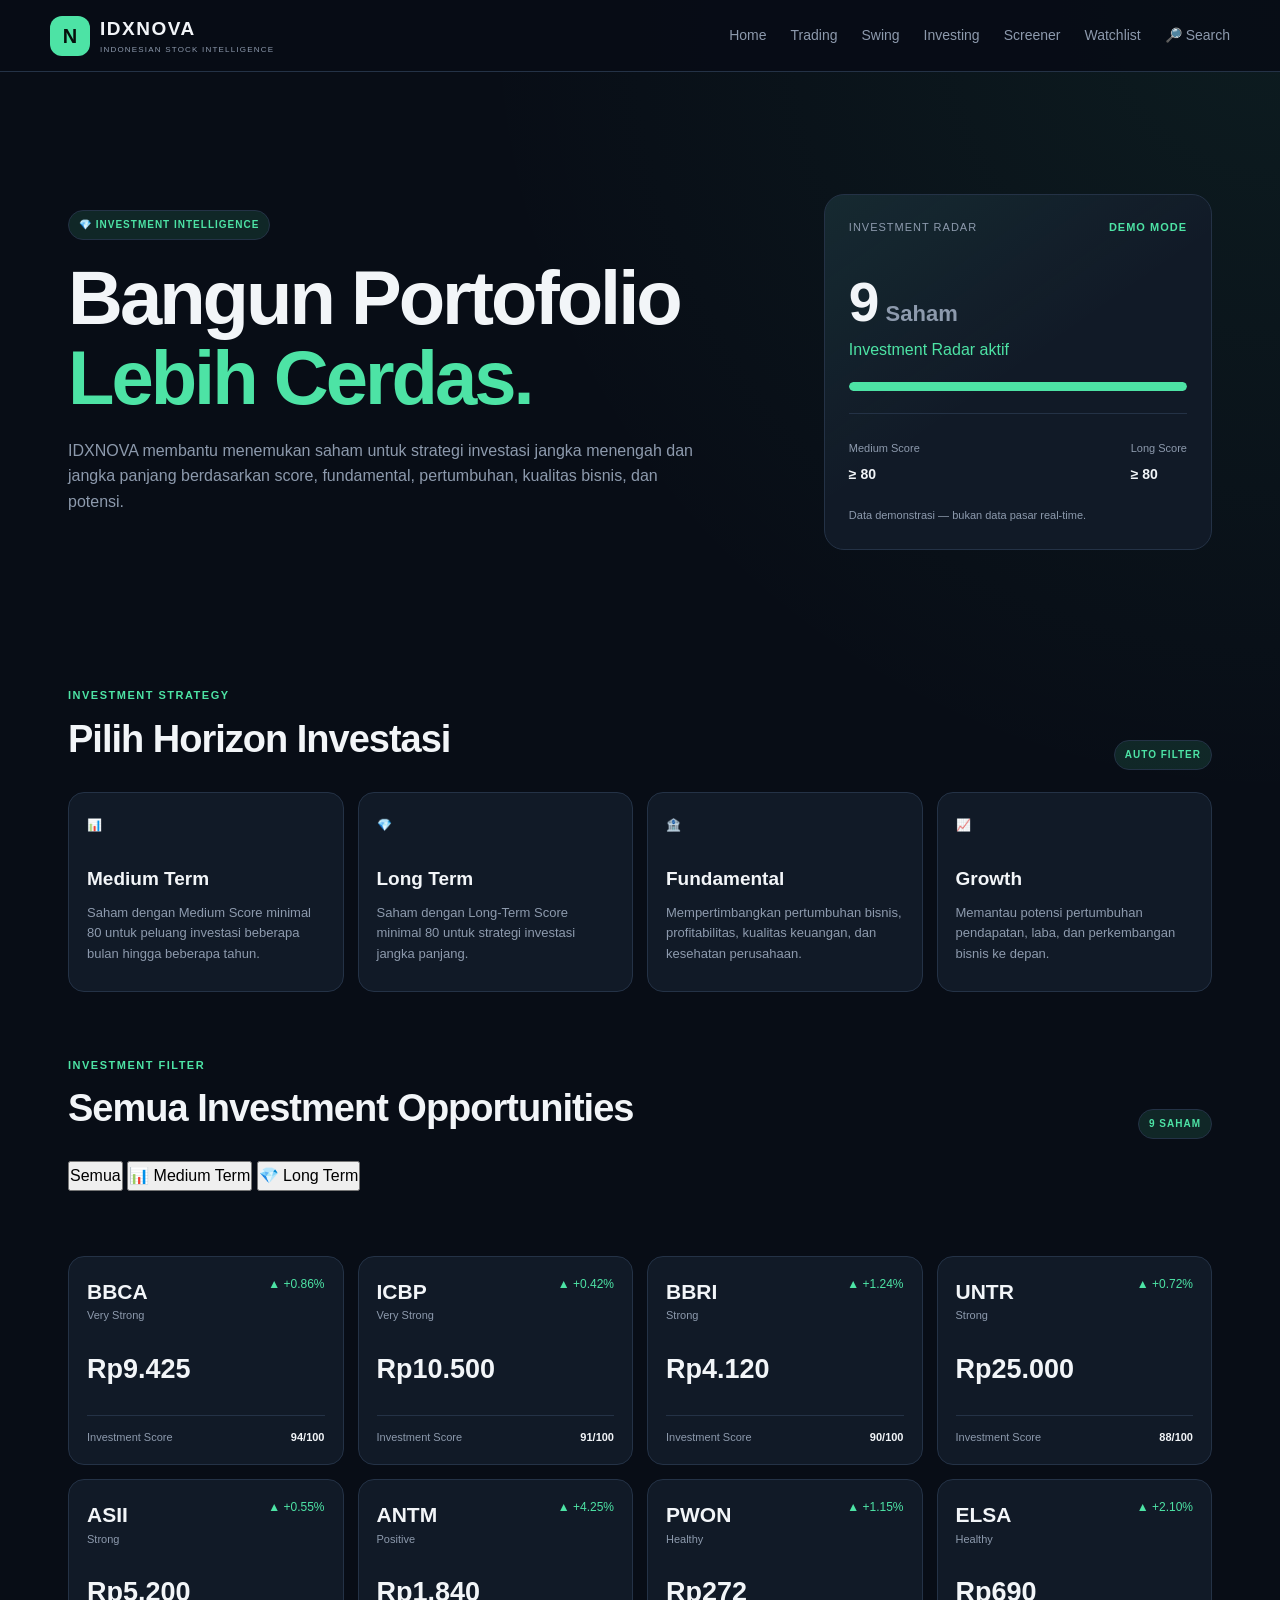
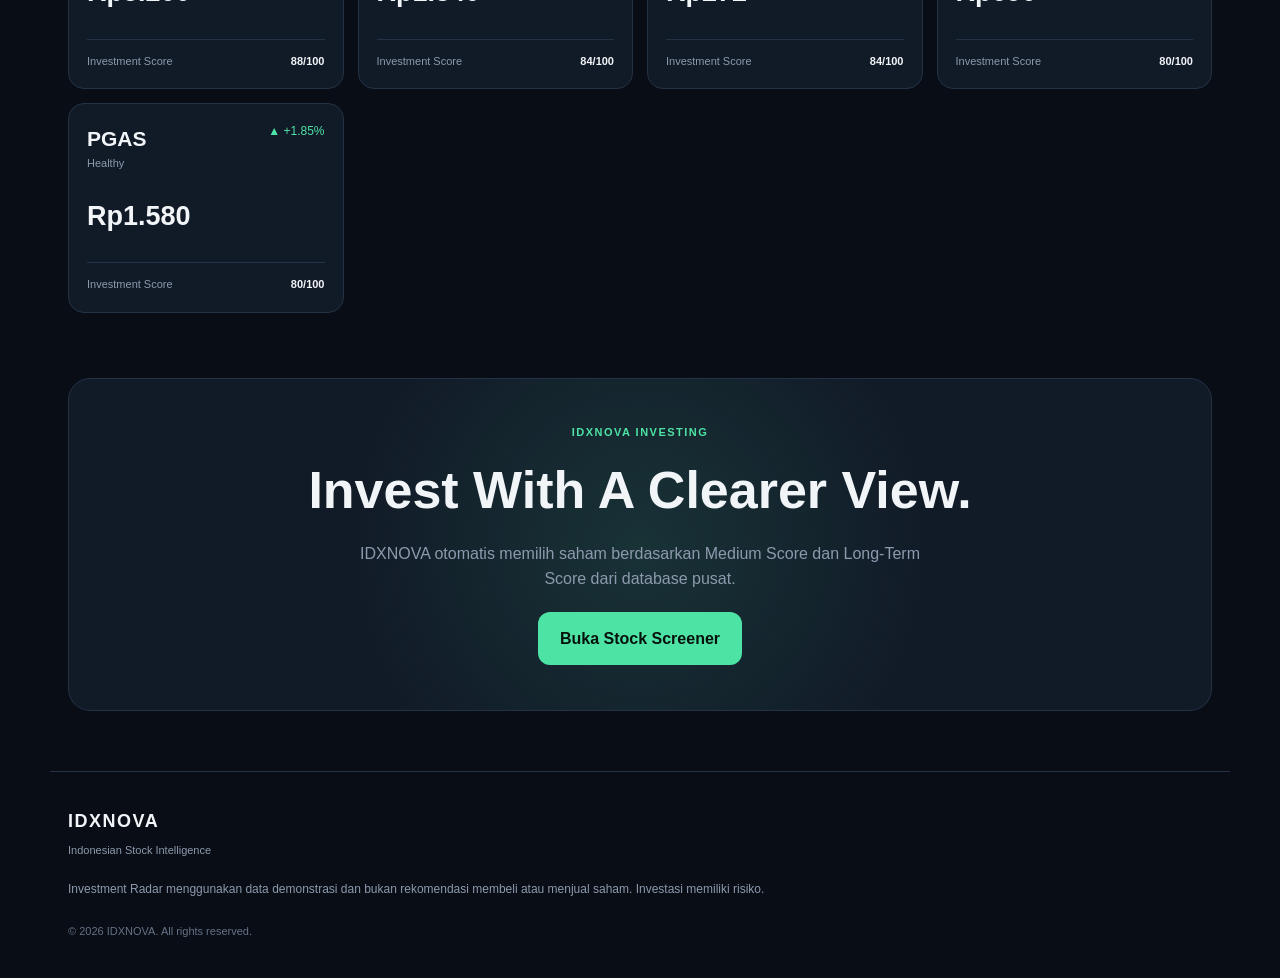
<file: investing.html>
<!DOCTYPE html>
<html lang="id">
<head>
  <meta charset="UTF-8">
  <meta name="viewport" content="width=device-width, initial-scale=1.0">
  <title>Investing | IDXNOVA</title>
  <link rel="stylesheet" href="style.css">
</head>
<body>
  <!-- =========================
       NAVBAR
  ========================== -->
  <header class="navbar">
<a href="index.html" class="brand">
  <span class="brand-mark">N</span>
  <span>
    <strong>IDXNOVA</strong>
    <small>INDONESIAN STOCK INTELLIGENCE</small>
  </span>
</a>
<button
  class="menu-btn"
  onclick="toggleMenu()"
  aria-label="Buka menu"
>
  ☰
</button>
<nav id="navMenu">
  <a href="index.html">Home</a>
  <a href="trading.html">Trading</a>
  <a href="swing.html">Swing</a>
  <a href="investing.html">Investing</a>
  <a href="screener.html">Screener</a>
  <a href="watchlist.html">Watchlist</a>
  <a href="search.html">🔎 Search</a>
</nav>
  </header>
  <main>
<!-- =========================
     HERO
========================== -->
<section class="hero">
  <div class="hero-content">
    <div class="badge">
      💎 INVESTMENT INTELLIGENCE
    </div>
    <h1>
      Bangun Portofolio
      <span>Lebih Cerdas.</span>
    </h1>
    <p>
      IDXNOVA membantu menemukan saham untuk strategi investasi
      jangka menengah dan jangka panjang berdasarkan score,
      fundamental, pertumbuhan, kualitas bisnis, dan potensi.
    </p>
  </div>
  <div class="hero-panel">
    <div class="panel-top">
      <span>INVESTMENT RADAR</span>
      <strong>DEMO MODE</strong>
    </div>
    <div class="sentiment-value">
      <h2 id="investCount">
        0<span> Saham</span>
      </h2>
      <p id="investStatus">
        Memuat Investment Radar...
      </p>
    </div>
    <div class="sentiment-bar">
      <span
        id="investBar"
        style="width: 0%"
      ></span>
    </div>
    <div class="sentiment-info">
      <div>
        <small>Medium Score</small>
        <strong>≥ 80</strong>
      </div>
      <div>
        <small>Long Score</small>
        <strong>≥ 80</strong>
      </div>
    </div>
    <p class="demo-note">
      Data demonstrasi — bukan data pasar real-time.
    </p>
  </div>
</section>
<!-- =========================
     INVESTMENT STRATEGY
========================== -->
<section class="section">
  <div class="section-heading">
    <div>
      <span class="eyebrow">
        INVESTMENT STRATEGY
      </span>
      <h2>
        Pilih Horizon Investasi
      </h2>
    </div>
    <span class="demo-label">
      AUTO FILTER
    </span>
  </div>
  <div class="feature-grid">
    <article>
      <span>📊</span>
      <h3>Medium Term</h3>
      <p>
        Saham dengan Medium Score minimal 80 untuk
        peluang investasi beberapa bulan hingga beberapa tahun.
      </p>
    </article>
    <article>
      <span>💎</span>
      <h3>Long Term</h3>
      <p>
        Saham dengan Long-Term Score minimal 80 untuk
        strategi investasi jangka panjang.
      </p>
    </article>
    <article>
      <span>🏦</span>
      <h3>Fundamental</h3>
      <p>
        Mempertimbangkan pertumbuhan bisnis, profitabilitas,
        kualitas keuangan, dan kesehatan perusahaan.
      </p>
    </article>
    <article>
      <span>📈</span>
      <h3>Growth</h3>
      <p>
        Memantau potensi pertumbuhan pendapatan,
        laba, dan perkembangan bisnis ke depan.
      </p>
    </article>
  </div>
</section>
<!-- =========================
     FILTER BUTTON
========================== -->
<section class="section">
  <div class="section-heading">
    <div>
      <span class="eyebrow">
        INVESTMENT FILTER
      </span>
      <h2 id="investmentTitle">
        Semua Investment Opportunities
      </h2>
    </div>
    <span
      id="investmentLabel"
      class="demo-label"
    >
      LOADING...
    </span>
  </div>
  <div class="screener-filters">
    <button
      class="filter-btn active"
      onclick="filterInvestments('all', this)"
    >
      Semua
    </button>
    <button
      class="filter-btn"
      onclick="filterInvestments('medium', this)"
    >
      📊 Medium Term
    </button>
    <button
      class="filter-btn"
      onclick="filterInvestments('long', this)"
    >
      💎 Long Term
    </button>
  </div>
</section>
<!-- =========================
     RESULTS
========================== -->
<section class="section">
  <div
    id="investmentStocks"
    class="stock-grid"
  ></div>
  <div
    id="noInvestmentResult"
    class="empty-watchlist"
    style="display: none;"
  >
    <div class="empty-icon">
      💼
    </div>
    <h3>
      Belum Ada Saham yang Lolos
    </h3>
    <p>
      Belum ada saham dalam database IDXNOVA
      yang memenuhi minimum score untuk kategori ini.
    </p>
  </div>
</section>
<!-- =========================
     CTA
========================== -->
<section class="cta">
  <span class="eyebrow">
    IDXNOVA INVESTING
  </span>
  <h2>
    Invest With A Clearer View.
  </h2>
  <p>
    IDXNOVA otomatis memilih saham berdasarkan Medium Score
    dan Long-Term Score dari database pusat.
  </p>
  <a href="screener.html">
    <button>
      Buka Stock Screener
    </button>
  </a>
</section>
  </main>
  <!-- =========================
       FOOTER
  ========================== -->
  <footer>
<div class="footer-brand">
  <strong>IDXNOVA</strong>
  <span>Indonesian Stock Intelligence</span>
</div>
<p>
  Investment Radar menggunakan data demonstrasi dan bukan
  rekomendasi membeli atau menjual saham.
  Investasi memiliki risiko.
</p>
<small>
  © 2026 IDXNOVA. All rights reserved.
</small>
  </footer>
  <!-- =========================
       DATABASE PUSAT
  ========================== -->
  <script src="stocks.js"></script>
  <!-- =========================
       JAVASCRIPT
  ========================== -->
  <script>
    let currentInvestmentFilter = "all";
    /* MENU MOBILE */
    function toggleMenu() {
      document
        .getElementById("navMenu")
        .classList
        .toggle("active");
    }
    /* BUKA DETAIL SAHAM */
    function openStock(ticker) {
      window.location.href =
        "stock.html?ticker=" +
        encodeURIComponent(ticker);
    }
    /* FORMAT HARGA */
    function formatPrice(price) {
      return "Rp" +
        Number(price).toLocaleString("id-ID");
    }
    /* AMBIL DATA SESUAI FILTER */
    function getInvestmentStocks(filter) {
      if (
        typeof STOCKS === "undefined" ||
        !STOCKS
      ) {
        return [];
      }
      const allStocks =
        Object.values(STOCKS);
      if (filter === "medium") {
        return allStocks
          .filter(function(stock) {
            return (
              stock &&
              Number(stock.medium) >= 80
            );
          })
          .sort(function(a, b) {
            return (
              Number(b.medium) -
              Number(a.medium)
            );
          });
      }
      if (filter === "long") {
        return allStocks
          .filter(function(stock) {
            return (
              stock &&
              Number(stock.long) >= 80
            );
          })
          .sort(function(a, b) {
            return (
              Number(b.long) -
              Number(a.long)
            );
          });
      }
      /* FILTER SEMUA
         TAMPILKAN SAHAM YANG LOLOS
         MEDIUM ATAU LONG TERM,
         TANPA DUPLIKAT
      */
      return allStocks
        .filter(function(stock) {
          return (
            stock &&
            (
              Number(stock.medium) >= 80 ||
              Number(stock.long) >= 80
            )
          );
        })
        .sort(function(a, b) {
          const scoreA =
            Math.max(
              Number(a.medium) || 0,
              Number(a.long) || 0
            );
          const scoreB =
            Math.max(
              Number(b.medium) || 0,
              Number(b.long) || 0
            );
          return scoreB - scoreA;
        });
    }
    /* RENDER SAHAM */
    function renderInvestmentStocks() {
      const container =
        document.getElementById("investmentStocks");
      const emptyState =
        document.getElementById("noInvestmentResult");
      const countElement =
        document.getElementById("investCount");
      const statusElement =
        document.getElementById("investStatus");
      const labelElement =
        document.getElementById("investmentLabel");
      const barElement =
        document.getElementById("investBar");
      const titleElement =
        document.getElementById("investmentTitle");
      /* CEK DATABASE */
      if (
        typeof STOCKS === "undefined" ||
        !STOCKS
      ) {
        console.error(
          "Database STOCKS tidak berhasil dimuat."
        );
        container.innerHTML = "";
        countElement.innerHTML =
          "0<span> Saham</span>";
        statusElement.textContent =
          "Database tidak terbaca";
        labelElement.textContent =
          "DATA ERROR";
        barElement.style.width =
          "0%";
        emptyState.style.display =
          "block";
        return;
      }
      /* AMBIL DATA */
      const stocks =
        getInvestmentStocks(
          currentInvestmentFilter
        );
      /* UPDATE JUDUL */
      const titles = {
        all:
          "Semua Investment Opportunities",
        medium:
          "Medium-Term Opportunities",
        long:
          "Long-Term Opportunities"
      };
      titleElement.textContent =
        titles[currentInvestmentFilter];
      /* BERSIHKAN HASIL */
      container.innerHTML = "";
      /* UPDATE JUMLAH */
      countElement.innerHTML =
        stocks.length +
        "<span> Saham</span>";
      statusElement.textContent =
        stocks.length > 0
          ? "Investment Radar aktif"
          : "Belum ada saham yang lolos filter";
      labelElement.textContent =
        stocks.length +
        " SAHAM";
      /* UPDATE BAR */
      const barWidth =
        stocks.length === 0
          ? 0
          : Math.min(
              100,
              stocks.length * 12
            );
      barElement.style.width =
        barWidth + "%";
      /* JIKA KOSONG */
      if (stocks.length === 0) {
        emptyState.style.display =
          "block";
        return;
      }
      emptyState.style.display =
        "none";
      /* BUAT KARTU */
      stocks.forEach(function(stock) {
        const card =
          document.createElement("article");
        card.className =
          "stock-card";
        card.style.cursor =
          "pointer";
        const change =
          Number(stock.change) || 0;
        const changeSymbol =
          change >= 0
            ? "▲ +"
            : "▼ -";
        const changeClass =
          change >= 0
            ? "positive"
            : "negative";
        /* TENTUKAN SCORE YANG DITAMPILKAN */
        let scoreLabel =
          "Investment Score";
        let scoreValue =
          Math.max(
            Number(stock.medium) || 0,
            Number(stock.long) || 0
          );
        let outlook =
          stock.fundamental ||
          stock.name;
        if (
          currentInvestmentFilter === "medium"
        ) {
          scoreLabel =
            "Medium Score";
          scoreValue =
            Number(stock.medium);
          outlook =
            stock.fundamental ||
            stock.name;
        }
        if (
          currentInvestmentFilter === "long"
        ) {
          scoreLabel =
            "Long-Term Score";
          scoreValue =
            Number(stock.long);
          outlook =
            stock.businessQuality ||
            stock.fundamental ||
            stock.name;
        }
        /* BUAT KARTU */
        card.innerHTML = `
          <div class="stock-header">
            <div>
              <h3>
                ${stock.ticker}
              </h3>
              <p>
                ${outlook}
              </p>
            </div>
            <span class="${changeClass}">
              ${changeSymbol}${Math.abs(change).toFixed(2)}%
            </span>
          </div>
          <div class="stock-price">
            ${formatPrice(stock.price)}
          </div>
          <div class="stock-footer">
            <span>
              ${scoreLabel}
            </span>
            <strong>
              ${scoreValue}/100
            </strong>
          </div>
        `;
        /* KLIK KE DETAIL */
        card.addEventListener(
          "click",
          function() {
            openStock(stock.ticker);
          }
        );
        container.appendChild(card);
      });
    }
    /* FILTER BUTTON */
    function filterInvestments(
      filter,
      button
    ) {
      currentInvestmentFilter =
        filter;
      const buttons =
        document.querySelectorAll(
          ".filter-btn"
        );
      buttons.forEach(function(btn) {
        btn.classList.remove("active");
      });
      button.classList.add("active");
      renderInvestmentStocks();
    }
    /* JALANKAN SAAT HALAMAN DIMUAT */
    document.addEventListener(
      "DOMContentLoaded",
      function() {
        renderInvestmentStocks();
      }
    );
  </script>
</body>
</html>
</file>
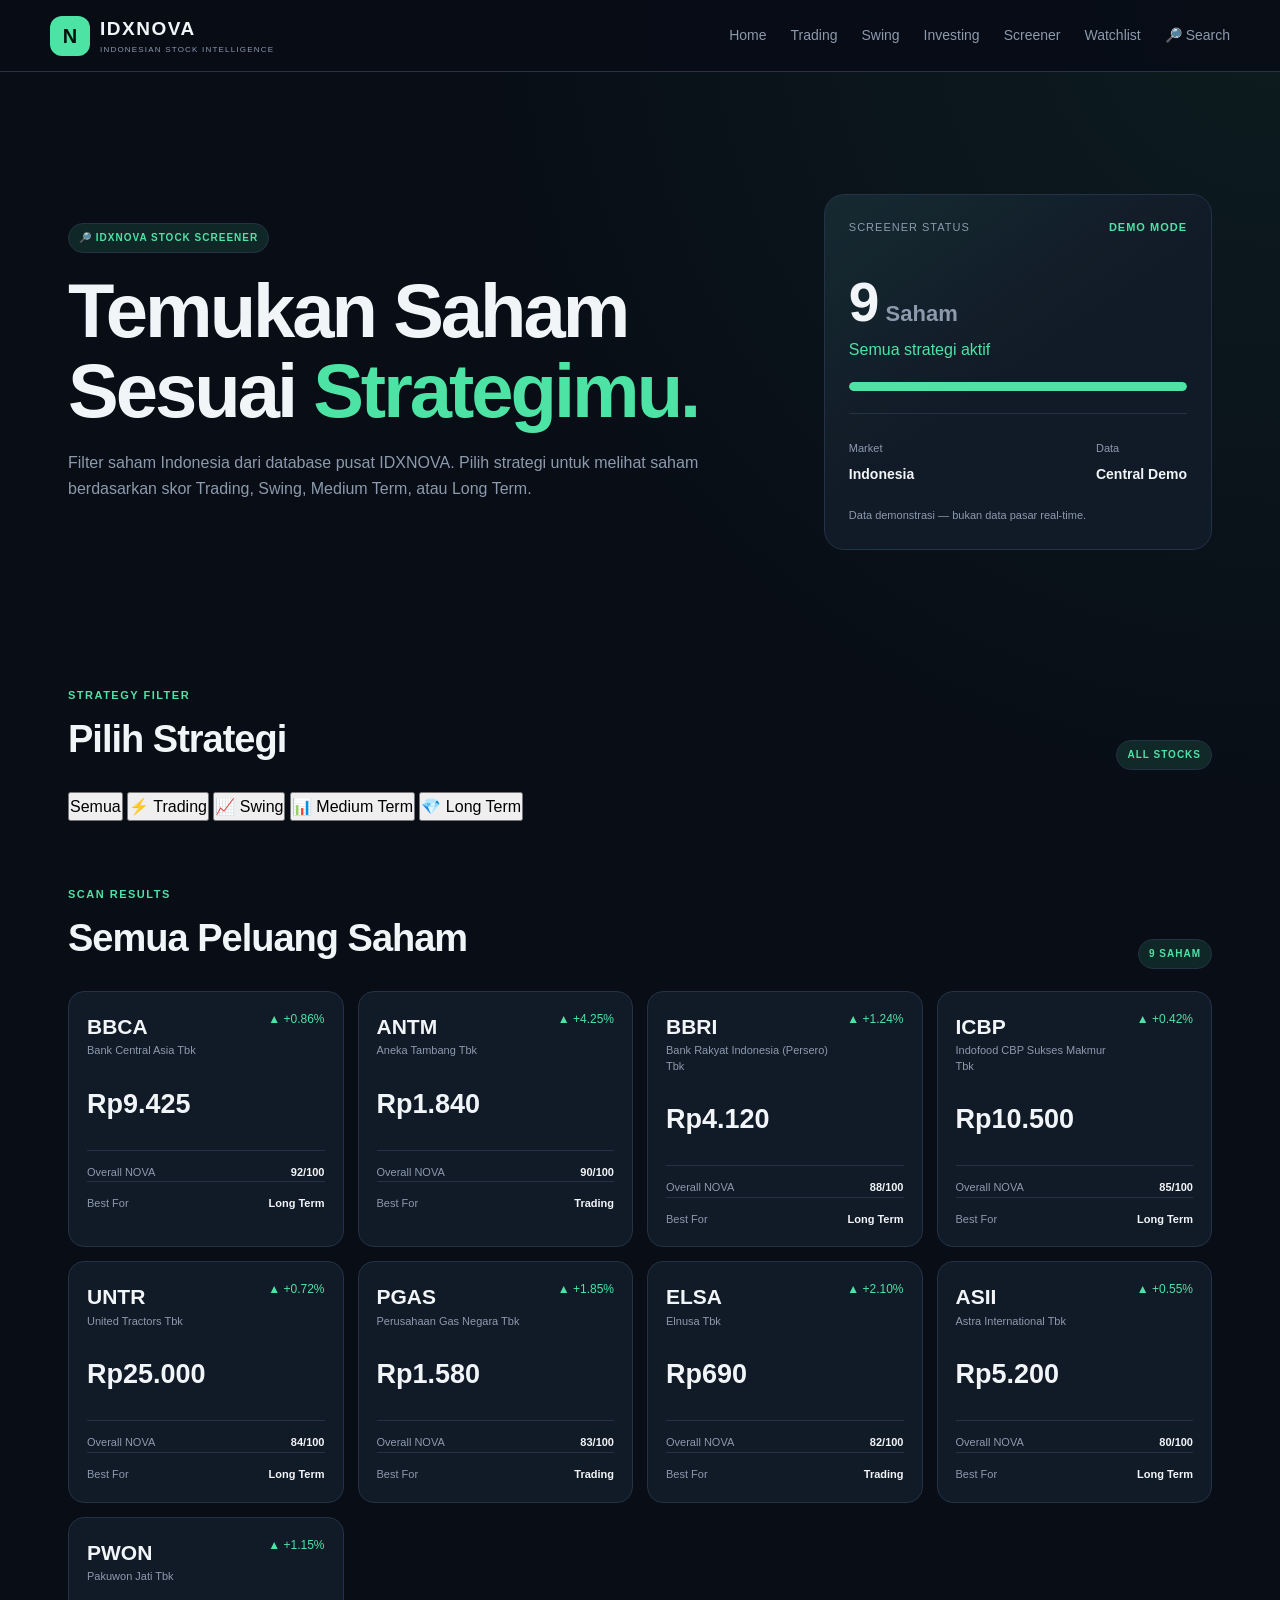
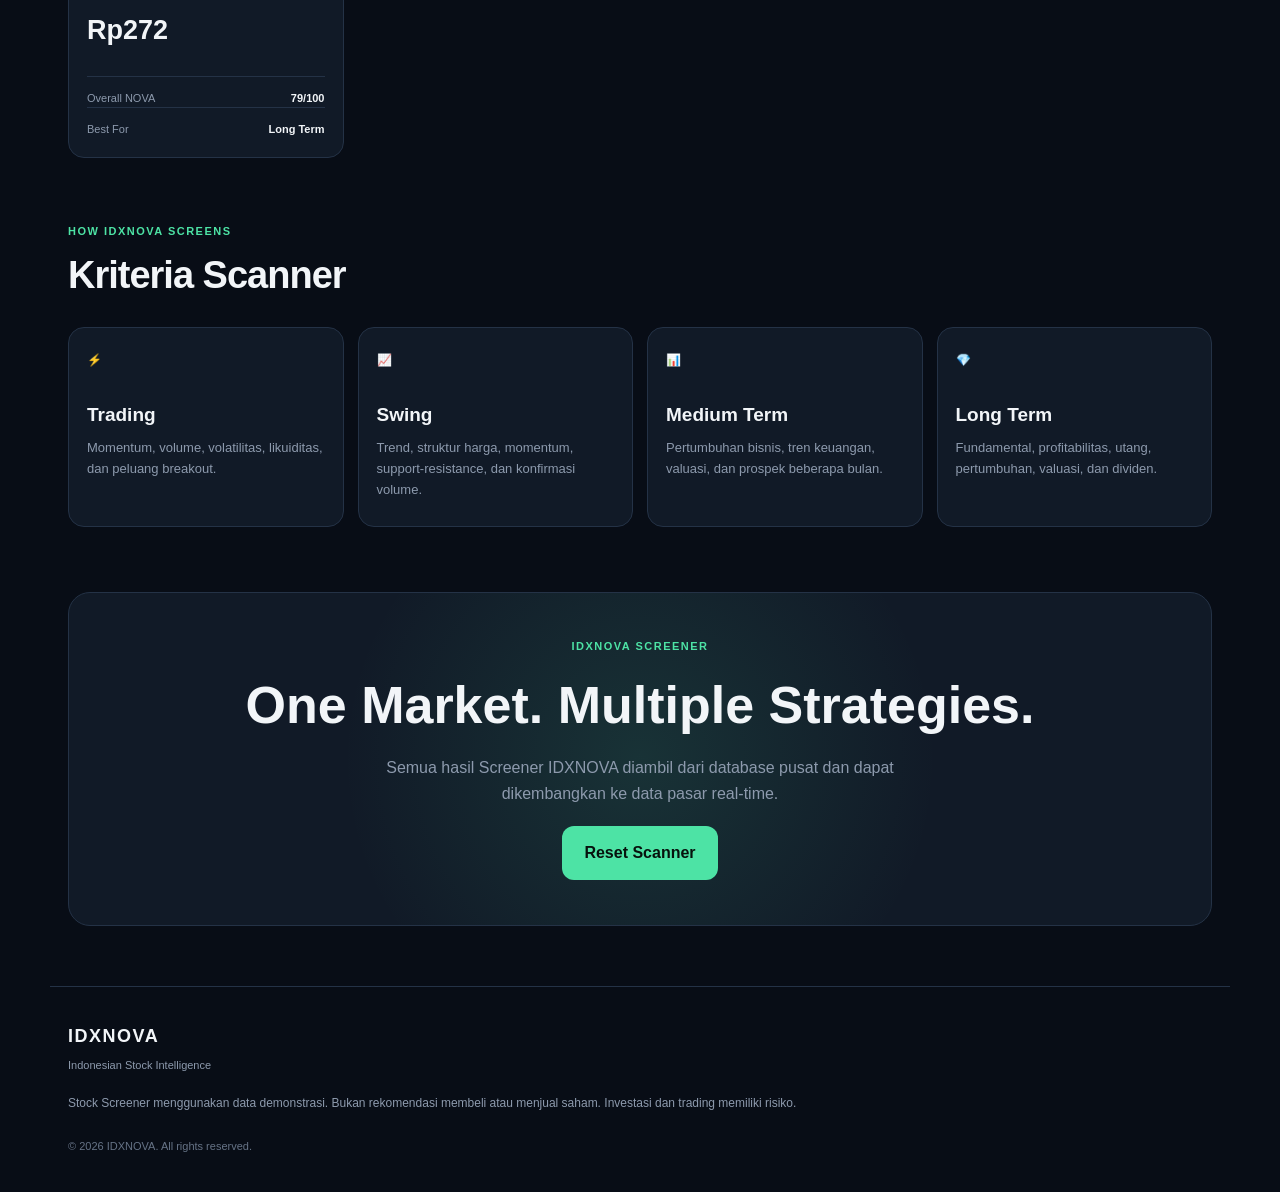
<file: screener.html>
<!DOCTYPE html>
<html lang="id">
<head>
  <meta charset="UTF-8">
  <meta name="viewport" content="width=device-width, initial-scale=1.0">

  <title>Stock Screener | IDXNOVA</title>

  <link rel="stylesheet" href="style.css">
</head>

<body>

  <!-- NAVBAR -->
  <header class="navbar">

    <a href="index.html" class="brand">
      <span class="brand-mark">N</span>

      <span>
        <strong>IDXNOVA</strong>
        <small>INDONESIAN STOCK INTELLIGENCE</small>
      </span>
    </a>

    <button
      class="menu-btn"
      onclick="toggleMenu()"
      aria-label="Buka menu"
    >
      ☰
    </button>

    <nav id="navMenu">
      <a href="index.html">Home</a>
      <a href="trading.html">Trading</a>
      <a href="swing.html">Swing</a>
      <a href="investing.html">Investing</a>
      <a href="screener.html">Screener</a>
      <a href="watchlist.html">Watchlist</a>
      <a href="search.html">🔎 Search</a>
    </nav>

  </header>


  <main>

    <!-- HERO -->
    <section class="hero">

      <div class="hero-content">

        <div class="badge">
          🔎 IDXNOVA STOCK SCREENER
        </div>

        <h1>
          Temukan Saham Sesuai
          <span>Strategimu.</span>
        </h1>

        <p>
          Filter saham Indonesia dari database pusat IDXNOVA.
          Pilih strategi untuk melihat saham berdasarkan skor
          Trading, Swing, Medium Term, atau Long Term.
        </p>

      </div>


      <!-- HERO PANEL -->
      <div class="hero-panel">

        <div class="panel-top">
          <span>SCREENER STATUS</span>
          <strong>DEMO MODE</strong>
        </div>

        <div class="sentiment-value">
          <h2 id="stockCount">0<span> Saham</span></h2>
          <p id="screenerStatus">
            Memuat database...
          </p>
        </div>

        <div class="sentiment-bar">
          <span
            id="screenerBar"
            style="width: 0%"
          ></span>
        </div>

        <div class="sentiment-info">

          <div>
            <small>Market</small>
            <strong>Indonesia</strong>
          </div>

          <div>
            <small>Data</small>
            <strong>Central Demo</strong>
          </div>

        </div>

        <p class="demo-note">
          Data demonstrasi — bukan data pasar real-time.
        </p>

      </div>

    </section>


    <!-- FILTER -->
    <section class="section">

      <div class="section-heading">

        <div>
          <span class="eyebrow">
            STRATEGY FILTER
          </span>

          <h2>
            Pilih Strategi
          </h2>
        </div>

        <span
          id="filterLabel"
          class="demo-label"
        >
          ALL STOCKS
        </span>

      </div>


      <div class="screener-filters">

        <button
          class="filter-btn active"
          onclick="filterStocks('all', this)"
        >
          Semua
        </button>

        <button
          class="filter-btn"
          onclick="filterStocks('trading', this)"
        >
          ⚡ Trading
        </button>

        <button
          class="filter-btn"
          onclick="filterStocks('swing', this)"
        >
          📈 Swing
        </button>

        <button
          class="filter-btn"
          onclick="filterStocks('medium', this)"
        >
          📊 Medium Term
        </button>

        <button
          class="filter-btn"
          onclick="filterStocks('long', this)"
        >
          💎 Long Term
        </button>

      </div>

    </section>


    <!-- RESULTS -->
    <section class="section">

      <div class="section-heading">

        <div>
          <span class="eyebrow">
            SCAN RESULTS
          </span>

          <h2 id="resultTitle">
            Semua Peluang Saham
          </h2>
        </div>

        <span
          id="resultCountLabel"
          class="demo-label"
        >
          LOADING...
        </span>

      </div>


      <!-- HASIL DARI DATABASE -->
      <div
        id="stockResults"
        class="stock-grid"
      ></div>


      <!-- EMPTY STATE -->
      <div
        id="noResult"
        class="empty-watchlist"
        style="display: none;"
      >

        <div class="empty-icon">
          ⚠️
        </div>

        <h3>
          Tidak ada saham ditemukan
        </h3>

        <p>
          Belum ada saham dari database yang sesuai dengan filter ini.
        </p>

      </div>

    </section>


    <!-- CRITERIA -->
    <section class="section">

      <div class="section-heading">

        <div>
          <span class="eyebrow">
            HOW IDXNOVA SCREENS
          </span>

          <h2>
            Kriteria Scanner
          </h2>
        </div>

      </div>


      <div class="feature-grid">

        <article>
          <span>⚡</span>
          <h3>Trading</h3>
          <p>
            Momentum, volume, volatilitas, likuiditas,
            dan peluang breakout.
          </p>
        </article>


        <article>
          <span>📈</span>
          <h3>Swing</h3>
          <p>
            Trend, struktur harga, momentum, support-resistance,
            dan konfirmasi volume.
          </p>
        </article>


        <article>
          <span>📊</span>
          <h3>Medium Term</h3>
          <p>
            Pertumbuhan bisnis, tren keuangan,
            valuasi, dan prospek beberapa bulan.
          </p>
        </article>


        <article>
          <span>💎</span>
          <h3>Long Term</h3>
          <p>
            Fundamental, profitabilitas, utang,
            pertumbuhan, valuasi, dan dividen.
          </p>
        </article>

      </div>

    </section>


    <!-- CTA -->
    <section class="cta">

      <span class="eyebrow">
        IDXNOVA SCREENER
      </span>

      <h2>
        One Market. Multiple Strategies.
      </h2>

      <p>
        Semua hasil Screener IDXNOVA diambil dari database pusat
        dan dapat dikembangkan ke data pasar real-time.
      </p>

      <button onclick="resetScreener()">
        Reset Scanner
      </button>

    </section>

  </main>


  <!-- FOOTER -->
  <footer>

    <div class="footer-brand">

      <strong>
        IDXNOVA
      </strong>

      <span>
        Indonesian Stock Intelligence
      </span>

    </div>


    <p>
      Stock Screener menggunakan data demonstrasi.
      Bukan rekomendasi membeli atau menjual saham.
      Investasi dan trading memiliki risiko.
    </p>


    <small>
      © 2026 IDXNOVA. All rights reserved.
    </small>

  </footer>


  <!-- DATABASE PUSAT -->
  <script src="./stocks.js"></script>


  <!-- JAVASCRIPT -->
  <script>

    let currentFilter = "all";


    function toggleMenu() {
      document
        .getElementById("navMenu")
        .classList
        .toggle("active");
    }


    function openStock(ticker) {
      window.location.href =
        "stock.html?ticker=" + encodeURIComponent(ticker);
    }


    function formatPrice(price) {
      return "Rp" +
        Number(price).toLocaleString("id-ID");
    }


    function getBestFit(stock) {

      const scores = {
        Trading: stock.trading,
        Swing: stock.swing,
        "Medium Term": stock.medium,
        "Long Term": stock.long
      };


      let bestStrategy = "Long Term";
      let highestScore = -1;


      Object.keys(scores).forEach(function(strategy) {

        const score =
          Number(scores[strategy]);

        if (
          !isNaN(score) &&
          score > highestScore
        ) {
          highestScore = score;
          bestStrategy = strategy;
        }

      });


      return {
        strategy: bestStrategy,
        score: highestScore
      };

    }


    function getStocksByFilter(filter) {

      if (typeof STOCKS === "undefined") {
        return [];
      }


      const allStocks =
        Object.values(STOCKS);


      if (filter === "all") {

        return allStocks
          .sort(function(a, b) {
            return b.overall - a.overall;
          });

      }


      return allStocks
        .filter(function(stock) {
          return typeof stock[filter] === "number";
        })
        .sort(function(a, b) {
          return b[filter] - a[filter];
        });

    }


    function getFilterInfo(filter) {

      const info = {

        all: {
          title: "Semua Peluang Saham",
          status: "Semua strategi aktif",
          label: "ALL STOCKS",
          scoreName: "Overall NOVA",
          bestName: "Best Overall"
        },

        trading: {
          title: "Trading Opportunities",
          status: "Filter Trading aktif",
          label: "TRADING",
          scoreName: "Trading Score",
          bestName: "Best For"
        },

        swing: {
          title: "Swing Opportunities",
          status: "Filter Swing aktif",
          label: "SWING",
          scoreName: "Swing Score",
          bestName: "Best For"
        },

        medium: {
          title: "Medium-Term Opportunities",
          status: "Filter Medium Term aktif",
          label: "MEDIUM TERM",
          scoreName: "Medium-Term Score",
          bestName: "Best For"
        },

        long: {
          title: "Long-Term Opportunities",
          status: "Filter Long-Term aktif",
          label: "LONG TERM",
          scoreName: "Long-Term Score",
          bestName: "Best For"
        }

      };


      return info[filter];

    }


    function renderStocks() {

      const container =
        document.getElementById("stockResults");

      const emptyState =
        document.getElementById("noResult");

      const stocks =
        getStocksByFilter(currentFilter);

      const info =
        getFilterInfo(currentFilter);


      container.innerHTML = "";


      /*
        UPDATE TEXT
      */
      document
        .getElementById("resultTitle")
        .textContent =
        info.title;


      document
        .getElementById("screenerStatus")
        .textContent =
        info.status;


      document
        .getElementById("filterLabel")
        .textContent =
        info.label;


      document
        .getElementById("resultCountLabel")
        .textContent =
        stocks.length + " SAHAM";


      document
        .getElementById("stockCount")
        .innerHTML =
        stocks.length +
        "<span> Saham</span>";


      document
        .getElementById("screenerBar")
        .style.width =
        Math.min(100, stocks.length * 12) +
        "%";


      /*
        JIKA KOSONG
      */
      if (stocks.length === 0) {

        emptyState.style.display =
          "block";

        return;

      }


      emptyState.style.display =
        "none";


      /*
        RENDER KARTU
      */
      stocks.forEach(function(stock) {

        const card =
          document.createElement("article");


        card.className =
          "stock-card";


        card.style.cursor =
          "pointer";


        const change =
          Number(stock.change) || 0;


        const changeSymbol =
          change >= 0
            ? "▲ +"
            : "▼ ";


        const changeClass =
          change >= 0
            ? "positive"
            : "negative";


        /*
          SCORE SESUAI FILTER
        */
        let displayedScore;
        let scoreLabel;
        let bestFitText;


        if (currentFilter === "all") {

          displayedScore =
            stock.overall;

          scoreLabel =
            "Overall NOVA";

          bestFitText =
            getBestFit(stock).strategy;

        } else {

          displayedScore =
            stock[currentFilter];

          scoreLabel =
            info.scoreName;

          bestFitText =
            stock.bestFit ||
            getBestFit(stock).strategy;

        }


        card.innerHTML = `

          <div class="stock-header">

            <div>
              <h3>${stock.ticker}</h3>

              <p>
                ${stock.name}
              </p>
            </div>


            <span class="${changeClass}">
              ${changeSymbol}${Math.abs(change).toFixed(2)}%
            </span>

          </div>


          <div class="stock-price">
            ${formatPrice(stock.price)}
          </div>


          <div class="stock-footer">

            <span>
              ${scoreLabel}
            </span>

            <strong>
              ${displayedScore}/100
            </strong>

          </div>


          <div class="stock-footer">

            <span>
              Best For
            </span>

            <strong>
              ${bestFitText}
            </strong>

          </div>

        `;


        /*
          KLIK → STOCK DETAIL
        */
        card.addEventListener(
          "click",
          function() {

            openStock(stock.ticker);

          }
        );


        container.appendChild(card);

      });

    }


    function filterStocks(filter, button) {

      currentFilter =
        filter;


      /*
        UPDATE ACTIVE BUTTON
      */
      document
        .querySelectorAll(".filter-btn")
        .forEach(function(btn) {

          btn.classList.remove("active");

        });


      if (button) {

        button.classList.add("active");

      }


      renderStocks();

    }


    function resetScreener() {

      const allButton =
        document.querySelector(
          ".filter-btn"
        );


      filterStocks(
        "all",
        allButton
      );

    }


    /*
      JALANKAN SAAT HALAMAN DIBUKA
    */
    renderStocks();

  </script>

</body>
</html>
</file>
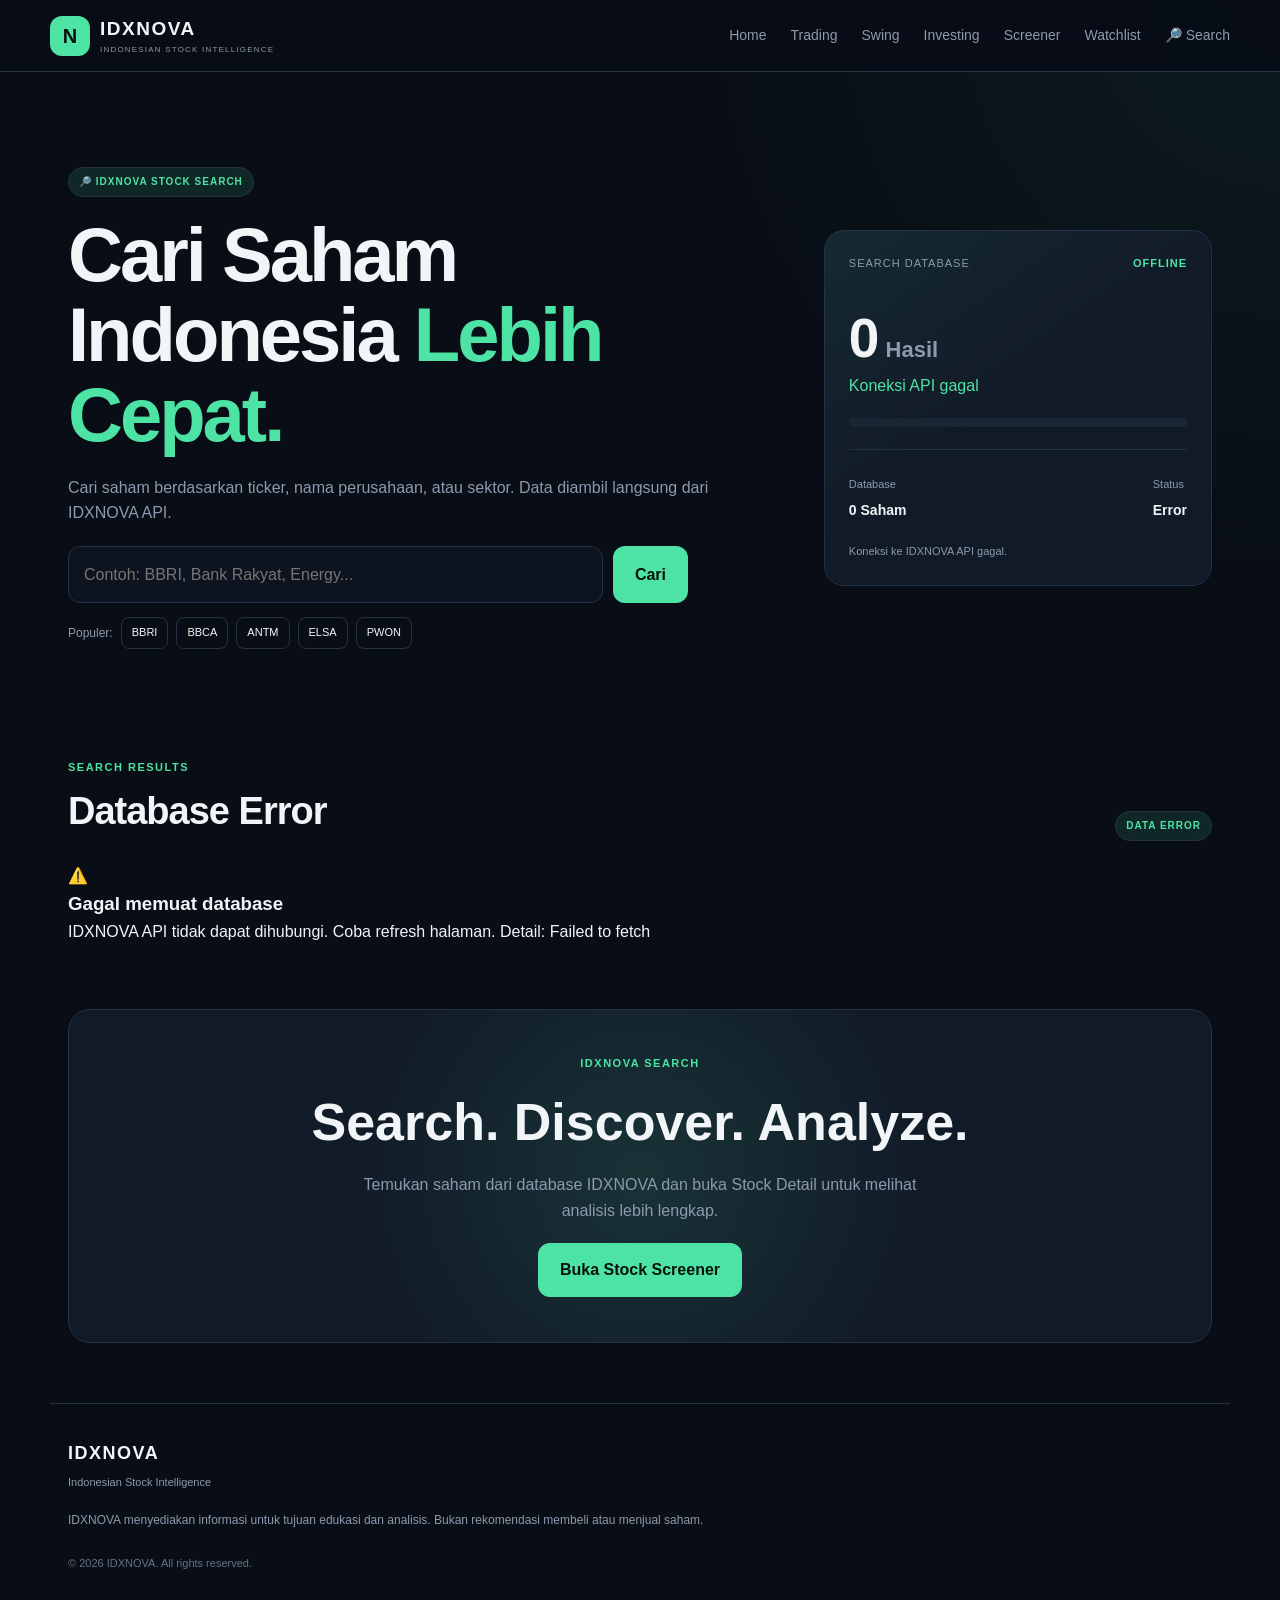
<file: search.html>
<!DOCTYPE html>
<html lang="id">
<head>
  <meta charset="UTF-8">
  <meta
    name="viewport"
    content="width=device-width, initial-scale=1.0"
  >

  <title>Search Saham | IDXNOVA</title>

  <link rel="stylesheet" href="style.css">
</head>

<body>

  <!-- =========================
       NAVBAR
  ========================== -->

  <header class="navbar">

    <a
      href="index.html"
      class="brand"
    >

      <span class="brand-mark">
        N
      </span>

      <span>

        <strong>
          IDXNOVA
        </strong>

        <small>
          INDONESIAN STOCK INTELLIGENCE
        </small>

      </span>

    </a>


    <button
      class="menu-btn"
      onclick="toggleMenu()"
      aria-label="Buka menu"
    >
      ☰
    </button>


    <nav id="navMenu">

      <a href="index.html">
        Home
      </a>

      <a href="trading.html">
        Trading
      </a>

      <a href="swing.html">
        Swing
      </a>

      <a href="investing.html">
        Investing
      </a>

      <a href="screener.html">
        Screener
      </a>

      <a href="watchlist.html">
        Watchlist
      </a>

      <a href="search.html">
        🔎 Search
      </a>

    </nav>

  </header>


  <!-- =========================
       MAIN
  ========================== -->

  <main>


    <!-- =========================
         HERO
    ========================== -->

    <section class="hero">

      <div class="hero-content">

        <div class="badge">
          🔎 IDXNOVA STOCK SEARCH
        </div>


        <h1>

          Cari Saham Indonesia

          <span>
            Lebih Cepat.
          </span>

        </h1>


        <p>
          Cari saham berdasarkan ticker, nama perusahaan,
          atau sektor. Data diambil langsung dari IDXNOVA API.
        </p>


        <!-- SEARCH BOX -->

        <div class="search-box">

          <input
            type="text"
            id="stockSearch"
            placeholder="Contoh: BBRI, Bank Rakyat, Energy..."
            autocomplete="off"
          >

          <button
            onclick="searchStocks()"
          >
            Cari
          </button>

        </div>


        <!-- POPULAR -->

        <div class="popular">

          <span>
            Populer:
          </span>


          <button
            onclick="quickSearch('BBRI')"
          >
            BBRI
          </button>


          <button
            onclick="quickSearch('BBCA')"
          >
            BBCA
          </button>


          <button
            onclick="quickSearch('ANTM')"
          >
            ANTM
          </button>


          <button
            onclick="quickSearch('ELSA')"
          >
            ELSA
          </button>


          <button
            onclick="quickSearch('PWON')"
          >
            PWON
          </button>

        </div>

      </div>


      <!-- =========================
           HERO PANEL
      ========================== -->

      <div class="hero-panel">


        <div class="panel-top">

          <span>
            SEARCH DATABASE
          </span>

          <strong id="apiMode">
            LOADING
          </strong>

        </div>


        <div class="sentiment-value">

          <h2 id="searchCount">

            0<span> Hasil</span>

          </h2>


          <p id="searchStatus">
            Menghubungkan ke IDXNOVA API...
          </p>

        </div>


        <div class="sentiment-bar">

          <span
            id="searchBar"
            style="width: 0%"
          ></span>

        </div>


        <div class="sentiment-info">


          <div>

            <small>
              Database
            </small>

            <strong id="databaseCount">
              -
            </strong>

          </div>


          <div>

            <small>
              Status
            </small>

            <strong id="databaseStatus">
              Loading
            </strong>

          </div>


        </div>


        <p
          class="demo-note"
          id="apiNote"
        >
          Mengambil data saham dari IDXNOVA API...
        </p>

      </div>

    </section>


    <!-- =========================
         SEARCH RESULTS
    ========================== -->

    <section class="section">


      <div class="section-heading">


        <div>

          <span class="eyebrow">
            SEARCH RESULTS
          </span>


          <h2 id="resultTitle">
            Mulai Cari Saham
          </h2>

        </div>


        <span
          id="resultLabel"
          class="demo-label"
        >
          LOADING
        </span>


      </div>


      <!-- LOADING -->

      <div
        id="searchLoading"
        class="empty-watchlist"
      >

        <div class="empty-icon">
          ⏳
        </div>

        <h3>
          Memuat Database IDXNOVA
        </h3>

        <p>
          Sedang mengambil data saham terbaru...
        </p>

      </div>


      <!-- HASIL SEARCH -->

      <div
        id="searchResults"
        class="stock-grid"
      ></div>


      <!-- EMPTY / ERROR -->

      <div
        id="searchEmpty"
        class="empty-watchlist"
        style="display: none;"
      >

        <div
          class="empty-icon"
          id="emptyIcon"
        >
          🔎
        </div>


        <h3 id="emptyTitle">
          Cari saham yang ingin kamu analisis
        </h3>


        <p id="emptyText">
          Ketik ticker, nama perusahaan,
          atau sektor untuk mencari saham.
        </p>

      </div>


    </section>


    <!-- =========================
         CTA
    ========================== -->

    <section class="cta">

      <span class="eyebrow">
        IDXNOVA SEARCH
      </span>


      <h2>
        Search. Discover. Analyze.
      </h2>


      <p>
        Temukan saham dari database IDXNOVA
        dan buka Stock Detail untuk melihat
        analisis lebih lengkap.
      </p>


      <a href="screener.html">

        <button>
          Buka Stock Screener
        </button>

      </a>

    </section>


  </main>


  <!-- =========================
       FOOTER
  ========================== -->

  <footer>


    <div class="footer-brand">

      <strong>
        IDXNOVA
      </strong>


      <span>
        Indonesian Stock Intelligence
      </span>

    </div>


    <p>
      IDXNOVA menyediakan informasi untuk
      tujuan edukasi dan analisis.
      Bukan rekomendasi membeli atau menjual saham.
    </p>


    <small>
      © 2026 IDXNOVA. All rights reserved.
    </small>


  </footer>



  <!-- =========================
       JAVASCRIPT
  ========================== -->

  <script>


    /* =========================
       API CONFIG
    ========================== */

    const API_URL =
      "https://idxnova-api.rendyalterio22.workers.dev/api/stocks";


    let STOCKS = [];

    let API_READY = false;



    /* =========================
       MENU
    ========================== */

    function toggleMenu() {

      document
        .getElementById("navMenu")
        .classList
        .toggle("active");

    }



    /* =========================
       FORMAT PRICE
    ========================== */

    function formatPrice(price) {

      const value =
        Number(price) || 0;


      return (
        "Rp" +
        value.toLocaleString("id-ID")
      );

    }



    /* =========================
       FORMAT DATE
    ========================== */

    function formatDate(dateValue) {

      if (!dateValue) {

        return "-";

      }


      try {

        const date =
          new Date(dateValue);


        if (
          Number.isNaN(
            date.getTime()
          )
        ) {

          return String(dateValue);

        }


        return date.toLocaleDateString(
          "id-ID",
          {
            day: "2-digit",
            month: "short",
            year: "numeric"
          }
        );

      } catch (error) {

        return String(dateValue);

      }

    }



    /* =========================
       OPEN STOCK DETAIL
    ========================== */

    function openStock(ticker) {

      window.location.href =
        "stock.html?ticker=" +
        encodeURIComponent(ticker);

    }



    /* =========================
       UPDATE SEARCH INFO
    ========================== */

    function updateSearchInfo(
      count,
      status,
      label
    ) {

      document
        .getElementById("searchCount")
        .innerHTML =
        count +
        "<span> Hasil</span>";


      document
        .getElementById("searchStatus")
        .textContent =
        status;


      document
        .getElementById("resultLabel")
        .textContent =
        label;


      const width =
        count === 0
          ? 0
          : Math.min(
              100,
              Math.max(
                10,
                count * 10
              )
            );


      document
        .getElementById("searchBar")
        .style.width =
        width + "%";

    }



    /* =========================
       LOAD API
    ========================== */

    async function loadStocks() {


      const loading =
        document.getElementById(
          "searchLoading"
        );


      const emptyState =
        document.getElementById(
          "searchEmpty"
        );


      loading.style.display =
        "block";


      emptyState.style.display =
        "none";


      document
        .getElementById("databaseStatus")
        .textContent =
        "Loading";


      document
        .getElementById("apiMode")
        .textContent =
        "LOADING";


      document
        .getElementById("resultLabel")
        .textContent =
        "LOADING";


      document
        .getElementById("apiNote")
        .textContent =
        "Menghubungkan ke IDXNOVA API...";


      try {


        const response =
          await fetch(
            API_URL,
            {
              method: "GET",

              headers: {
                "Accept":
                  "application/json"
              },

              cache:
                "no-store"
            }
          );


        if (!response.ok) {

          throw new Error(
            "HTTP " +
            response.status
          );

        }


        const result =
          await response.json();


        if (
          !result ||
          !Array.isArray(
            result.data
          )
        ) {

          throw new Error(
            "Format data API tidak valid"
          );

        }


        STOCKS =
          result.data;


        API_READY =
          true;


        loading.style.display =
          "none";


        document
          .getElementById("databaseStatus")
          .textContent =
          "Online";


        document
          .getElementById("databaseCount")
          .textContent =
          STOCKS.length +
          " Saham";


        document
          .getElementById("apiMode")
          .textContent =
          "ONLINE";


        document
          .getElementById("resultLabel")
          .textContent =
          "READY";


        document
          .getElementById("apiNote")
          .textContent =
          "Data terhubung langsung ke IDXNOVA API.";


        updateSearchInfo(
          0,
          STOCKS.length +
          " saham berhasil dimuat",
          "READY"
        );


        console.log(
          "IDXNOVA API berhasil dimuat:",
          STOCKS.length,
          "saham"
        );


      } catch (error) {


        console.error(
          "IDXNOVA API Error:",
          error
        );


        STOCKS =
          [];


        API_READY =
          false;


        loading.style.display =
          "none";


        emptyState.style.display =
          "block";


        document
          .getElementById("emptyIcon")
          .textContent =
          "⚠️";


        document
          .getElementById("emptyTitle")
          .textContent =
          "Gagal memuat database";


        document
          .getElementById("emptyText")
          .textContent =
          "IDXNOVA API tidak dapat dihubungi. Coba refresh halaman. Detail: " +
          error.message;


        document
          .getElementById("databaseStatus")
          .textContent =
          "Error";


        document
          .getElementById("databaseCount")
          .textContent =
          "0 Saham";


        document
          .getElementById("apiMode")
          .textContent =
          "OFFLINE";


        document
          .getElementById("resultTitle")
          .textContent =
          "Database Error";


        document
          .getElementById("apiNote")
          .textContent =
          "Koneksi ke IDXNOVA API gagal.";


        updateSearchInfo(
          0,
          "Koneksi API gagal",
          "DATA ERROR"
        );

      }

    }



    /* =========================
       SEARCH STOCKS
    ========================== */

    function searchStocks() {


      const input =
        document.getElementById(
          "stockSearch"
        );


      const query =
        input.value
          .trim()
          .toLowerCase();


      const container =
        document.getElementById(
          "searchResults"
        );


      const emptyState =
        document.getElementById(
          "searchEmpty"
        );


      const loading =
        document.getElementById(
          "searchLoading"
        );


      const emptyIcon =
        document.getElementById(
          "emptyIcon"
        );


      const emptyTitle =
        document.getElementById(
          "emptyTitle"
        );


      const emptyText =
        document.getElementById(
          "emptyText"
        );


      /*
        API BELUM SIAP
      */

      if (!API_READY) {


        container.innerHTML =
          "";


        loading.style.display =
          "none";


        emptyState.style.display =
          "block";


        emptyIcon.textContent =
          "⚠️";


        emptyTitle.textContent =
          "Database belum siap";


        emptyText.textContent =
          "IDXNOVA API sedang dimuat atau koneksi gagal. Coba refresh halaman.";


        document
          .getElementById("resultTitle")
          .textContent =
          "Database Belum Siap";


        updateSearchInfo(
          0,
          "Menunggu koneksi API",
          "WAIT"
        );


        return;

      }



      /*
        INPUT KOSONG
      */

      if (!query) {


        container.innerHTML =
          "";


        emptyState.style.display =
          "block";


        emptyIcon.textContent =
          "🔎";


        emptyTitle.textContent =
          "Masukkan kata pencarian";


        emptyText.textContent =
          "Ketik ticker, nama perusahaan, atau sektor.";


        document
          .getElementById("resultTitle")
          .textContent =
          "Mulai Cari Saham";


        updateSearchInfo(
          0,
          "Masukkan kata untuk mencari saham",
          "READY"
        );


        input.focus();


        return;

      }



      /*
        CARI DI API DATABASE
      */

      const results =
        STOCKS
          .filter(
            function(stock) {


              const ticker =
                String(
                  stock.ticker || ""
                )
                  .toLowerCase();


              const name =
                String(
                  stock.name || ""
                )
                  .toLowerCase();


              const sector =
                String(
                  stock.sector || ""
                )
                  .toLowerCase();


              return (
                ticker.includes(query) ||
                name.includes(query) ||
                sector.includes(query)
              );

            }
          )
          .sort(
            function(a, b) {

              return (
                (Number(b.overall) || 0) -
                (Number(a.overall) || 0)
              );

            }
          );



      /*
        RESET
      */

      container.innerHTML =
        "";


      document
        .getElementById("resultTitle")
        .textContent =
        "Hasil Pencarian: " +
        input.value.trim();



      /*
        TIDAK ADA HASIL
      */

      if (results.length === 0) {


        emptyState.style.display =
          "block";


        emptyIcon.textContent =
          "🔍";


        emptyTitle.textContent =
          "Saham tidak ditemukan";


        emptyText.textContent =
          'Tidak ada saham yang cocok dengan "' +
          input.value.trim() +
          '" di database IDXNOVA.';


        updateSearchInfo(
          0,
          "Tidak ada saham ditemukan",
          "NO RESULT"
        );


        return;

      }



      /*
        ADA HASIL
      */

      emptyState.style.display =
        "none";


      updateSearchInfo(
        results.length,
        results.length +
        " saham ditemukan",
        results.length +
        " HASIL"
      );



      /*
        RENDER STOCK CARD
      */

      results.forEach(
        function(stock) {


          const card =
            document.createElement(
              "article"
            );


          card.className =
            "stock-card";


          card.style.cursor =
            "pointer";


          const change =
            Number(
              stock.change
            ) || 0;


          const changeSymbol =
            change >= 0
              ? "▲ +"
              : "▼ ";


          const changeClass =
            change >= 0
              ? "positive"
              : "negative";


          const overall =
            Number(
              stock.overall
            ) || 0;


          const outlook =
            stock.label ||
            "Netral";


          card.innerHTML = `

            <div class="stock-header">

              <div>

                <h3>
                  ${stock.ticker || "-"}
                </h3>

                <p>
                  ${stock.name || "Nama tidak tersedia"}
                </p>

              </div>


              <span class="${changeClass}">

                ${changeSymbol}${Math.abs(change).toFixed(2)}%

              </span>

            </div>


            <div class="stock-price">

              ${formatPrice(stock.price)}

            </div>


            <div class="stock-footer">

              <span>
                ${stock.sector || "IDX Listed Company"}
              </span>


              <strong>
                NOVA ${overall}/100
              </strong>

            </div>

          `;


          card.addEventListener(
            "click",
            function() {

              openStock(
                stock.ticker
              );

            }
          );


          container.appendChild(
            card
          );

        }
      );

    }



    /* =========================
       QUICK SEARCH
    ========================== */

    function quickSearch(ticker) {


      document
        .getElementById("stockSearch")
        .value =
        ticker;


      searchStocks();

    }



    /* =========================
       ENTER TO SEARCH
    ========================== */

    document
      .getElementById("stockSearch")
      .addEventListener(
        "keydown",
        function(event) {

          if (
            event.key === "Enter"
          ) {

            searchStocks();

          }

        }
      );



    /* =========================
       AUTO LOAD API
    ========================== */

    window.addEventListener(
      "DOMContentLoaded",
      function() {

        loadStocks();

      }
    );


  </script>


</body>
</html>
</file>
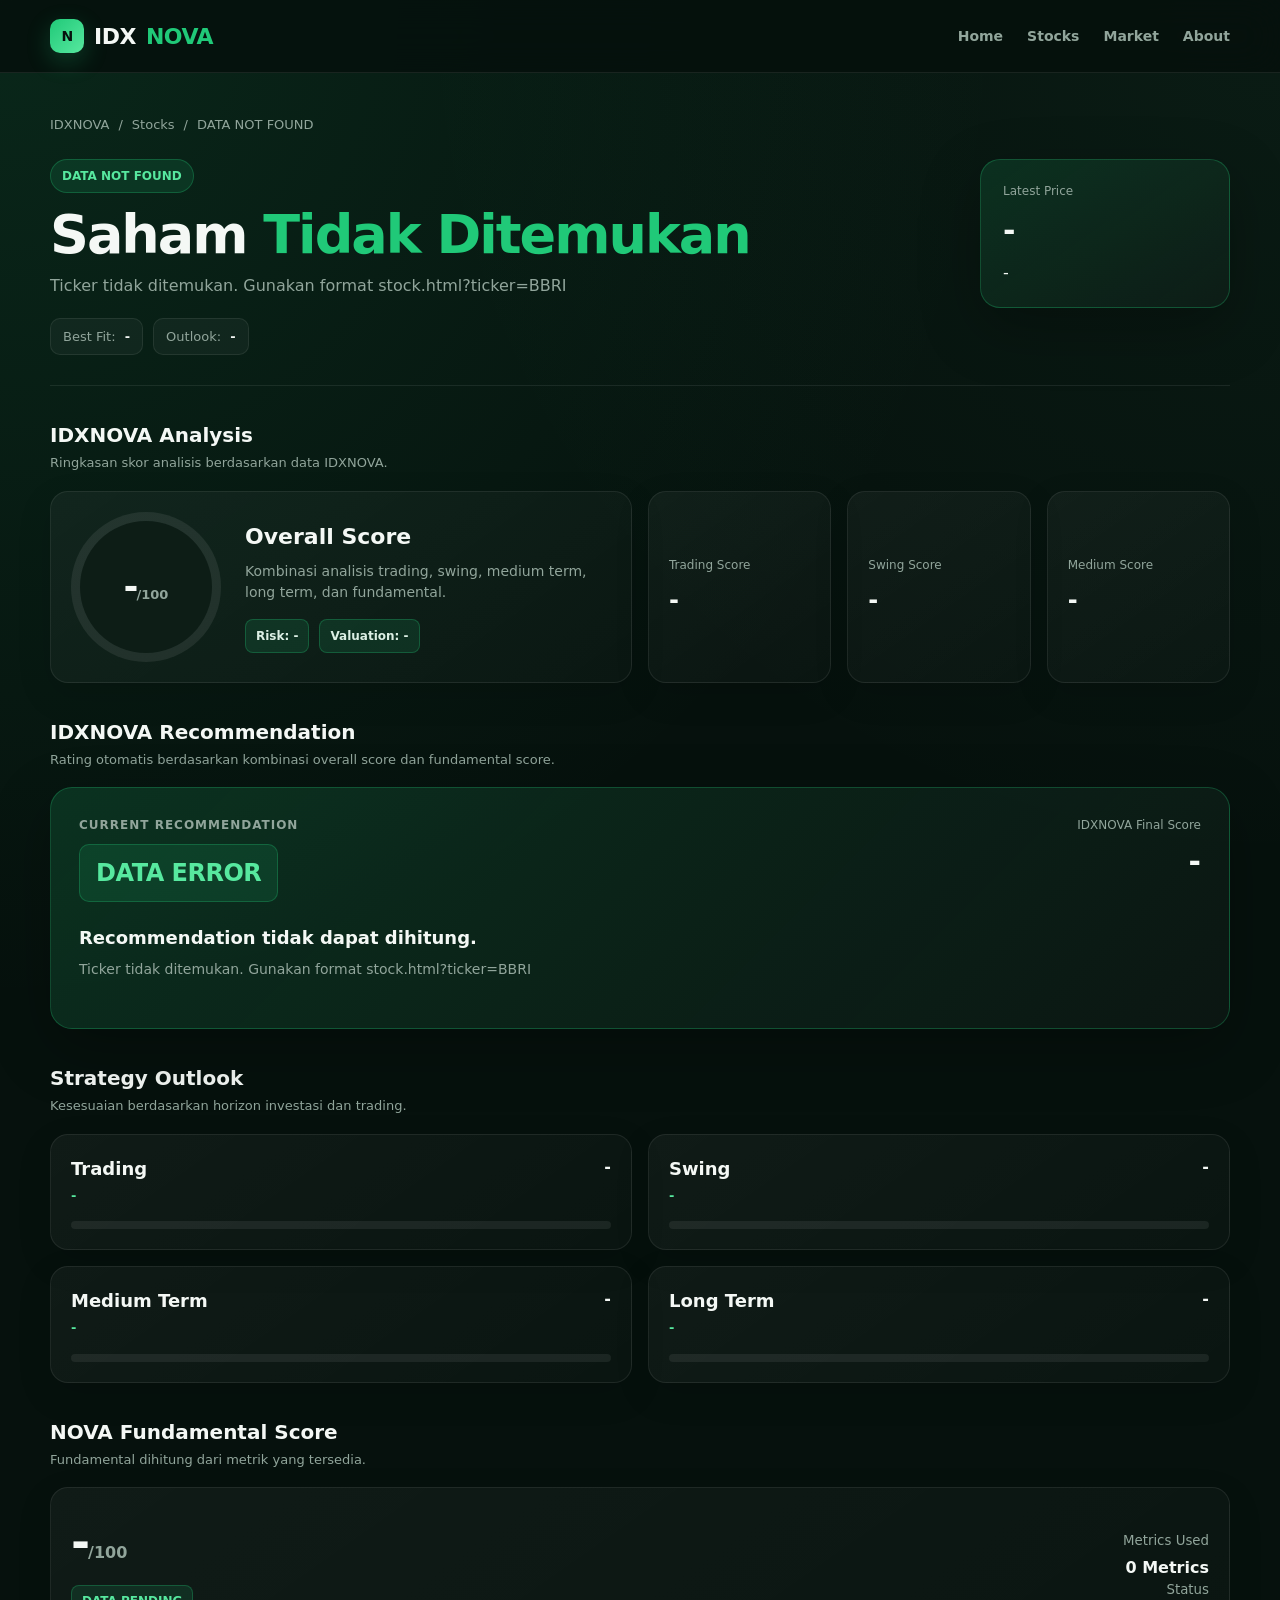
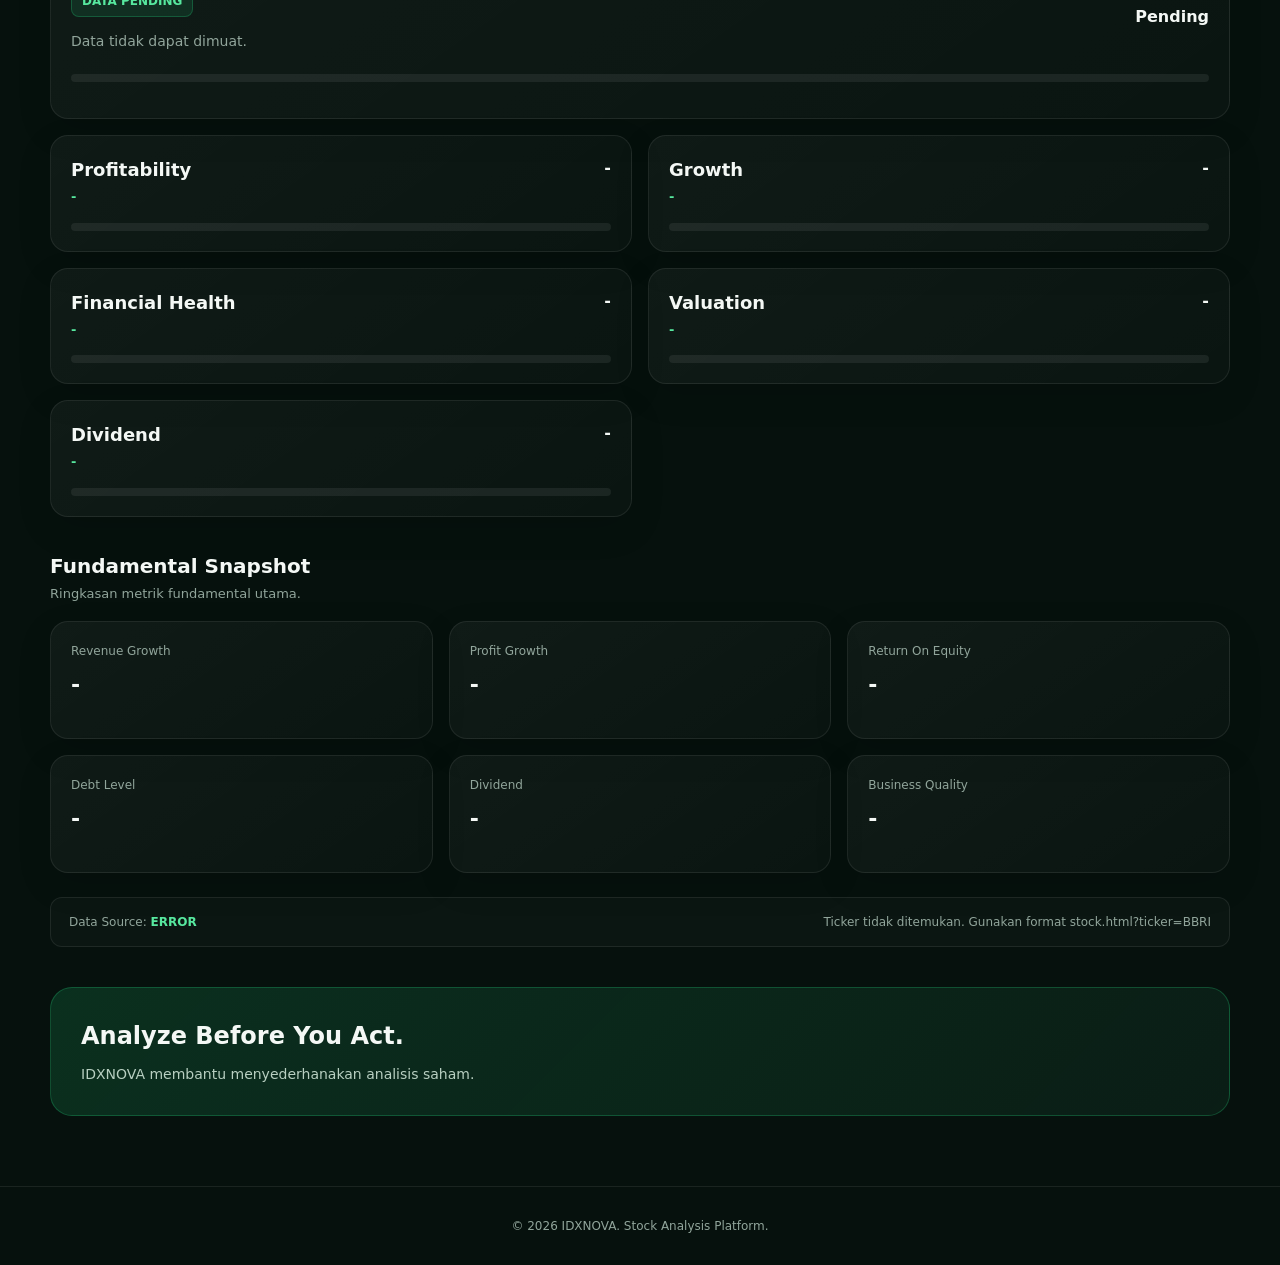
<file: stock.html>
<!DOCTYPE html>
<html lang="id">
<head>

  <meta charset="UTF-8">

  <meta
    name="viewport"
    content="width=device-width, initial-scale=1.0"
  >

  <meta
    name="description"
    content="IDXNOVA Stock Analysis"
  >

  <title>Stock Analysis | IDXNOVA</title>


  <style>

    /* =========================================
       RESET
    ========================================= */

    * {
      box-sizing: border-box;
      margin: 0;
      padding: 0;
    }


    :root {

      --bg: #06110d;
      --bg-soft: #0a1812;

      --card: #0d1d16;
      --card-2: #10251b;

      --border:
        rgba(255,255,255,0.08);

      --text: #f4f8f5;
      --muted: #91a59b;

      --primary: #20c978;
      --primary-light: #57e89f;

      --primary-soft:
        rgba(32,201,120,0.12);

      --primary-border:
        rgba(32,201,120,0.28);

      --green: #28d17c;
      --red: #ff5c70;
      --yellow: #ffbd4a;

      --shadow:
        0 20px 60px rgba(0,0,0,0.28);

    }


    html {
      scroll-behavior: smooth;
    }


    body {

      font-family:
        Inter,
        ui-sans-serif,
        system-ui,
        -apple-system,
        BlinkMacSystemFont,
        "Segoe UI",
        sans-serif;

      background:

        radial-gradient(
          circle at top left,
          rgba(32,201,120,0.12),
          transparent 32%
        ),

        radial-gradient(
          circle at top right,
          rgba(87,232,159,0.05),
          transparent 28%
        ),

        var(--bg);

      color: var(--text);

      line-height: 1.5;

      min-height: 100vh;

    }


    a {
      color: inherit;
      text-decoration: none;
    }


    button {
      font: inherit;
    }


    /* =========================================
       NAVBAR
    ========================================= */

    .navbar {

      position: sticky;
      top: 0;

      z-index: 100;

      width: 100%;

      background:
        rgba(6,17,13,0.90);

      backdrop-filter:
        blur(18px);

      border-bottom:
        1px solid var(--border);

    }


    .nav-container {

      width:
        min(1180px, calc(100% - 32px));

      margin: auto;

      min-height: 72px;

      display: flex;
      align-items: center;
      justify-content: space-between;

      gap: 20px;

    }


    .logo {

      display: flex;
      align-items: center;

      gap: 10px;

      font-size: 22px;
      font-weight: 800;

      letter-spacing: -0.5px;

    }


    .logo-icon {

      width: 34px;
      height: 34px;

      display: grid;
      place-items: center;

      border-radius: 10px;

      background:

        linear-gradient(
          135deg,
          var(--primary),
          var(--primary-light)
        );

      box-shadow:
        0 8px 24px
        rgba(32,201,120,0.24);

      color: #06110d;

      font-size: 14px;
      font-weight: 900;

    }


    .logo span {
      color: var(--primary);
    }


    .nav-menu {

      display: flex;
      align-items: center;

      gap: 24px;

    }


    .nav-menu a {

      color: var(--muted);

      font-size: 14px;
      font-weight: 600;

      transition:
        color 0.2s ease;

    }


    .nav-menu a:hover,
    .nav-menu a.active {
      color: var(--primary-light);
    }


    .menu-btn {

      display: none;

      background:
        rgba(255,255,255,0.03);

      border:
        1px solid var(--border);

      color: white;

      width: 42px;
      height: 42px;

      border-radius: 10px;

      cursor: pointer;

    }


    /* =========================================
       MAIN
    ========================================= */

    .container {

      width:
        min(1180px, calc(100% - 32px));

      margin: auto;

      padding:
        42px 0
        70px;

    }


    /* =========================================
       BREADCRUMB
    ========================================= */

    .breadcrumb {

      display: flex;
      align-items: center;
      flex-wrap: wrap;

      gap: 9px;

      color: var(--muted);

      font-size: 13px;

      margin-bottom: 24px;

    }


    .breadcrumb a:hover {
      color: var(--primary);
    }


    /* =========================================
       STOCK HERO
    ========================================= */

    .stock-hero {

      display: flex;
      justify-content: space-between;
      align-items: flex-start;

      gap: 30px;

      padding-bottom: 30px;

      border-bottom:
        1px solid var(--border);

    }


    .stock-sector {

      display: inline-flex;
      align-items: center;

      padding: 7px 11px;

      border-radius: 999px;

      background:
        var(--primary-soft);

      border:
        1px solid var(--primary-border);

      color:
        var(--primary-light);

      font-size: 12px;
      font-weight: 700;

      margin-bottom: 15px;

    }


    .stock-title {

      font-size:
        clamp(32px, 6vw, 54px);

      line-height: 1;

      letter-spacing: -2px;

      margin-bottom: 12px;

    }


    .stock-title span {
      color: var(--primary);
    }


    .stock-name {

      color: var(--muted);

      font-size: 16px;

    }


    .stock-meta {

      display: flex;
      flex-wrap: wrap;

      gap: 10px;

      margin-top: 20px;

    }


    .meta-item {

      padding: 8px 12px;

      background:
        rgba(255,255,255,0.04);

      border:
        1px solid var(--border);

      border-radius: 10px;

      font-size: 13px;

    }


    .meta-label {

      color: var(--muted);

      margin-right: 5px;

    }


    .hero-price {

      min-width: 250px;

      padding: 22px;

      background:

        linear-gradient(
          145deg,
          rgba(32,201,120,0.14),
          rgba(255,255,255,0.02)
        );

      border:
        1px solid var(--primary-border);

      border-radius: 20px;

      box-shadow:
        var(--shadow);

    }


    .hero-price small {

      display: block;

      color: var(--muted);

      font-size: 12px;

      margin-bottom: 8px;

    }


    .price-value {

      font-size: 30px;
      font-weight: 800;

      letter-spacing: -1px;

      margin-bottom: 8px;

    }


    .positive {
      color: var(--green);
    }


    .negative {
      color: var(--red);
    }


    /* =========================================
       SECTION
    ========================================= */

    .section {
      margin-top: 34px;
    }


    .section-header {

      display: flex;
      align-items: center;
      justify-content: space-between;

      gap: 15px;

      margin-bottom: 18px;

    }


    .section-title {

      font-size: 20px;
      font-weight: 800;

    }


    .section-subtitle {

      color: var(--muted);

      font-size: 13px;

      margin-top: 3px;

    }


    /* =========================================
       GRID
    ========================================= */

    .grid {

      display: grid;

      gap: 16px;

    }


    .grid-2 {

      grid-template-columns:
        repeat(2, minmax(0, 1fr));

    }


    .grid-3 {

      grid-template-columns:
        repeat(3, minmax(0, 1fr));

    }


    /* =========================================
       CARD
    ========================================= */

    .card {

      background:

        linear-gradient(
          145deg,
          rgba(255,255,255,0.045),
          rgba(255,255,255,0.018)
        );

      border:
        1px solid var(--border);

      border-radius: 18px;

      padding: 20px;

      box-shadow:
        0 12px 35px
        rgba(0,0,0,0.12);

    }


    /* =========================================
       OVERALL
    ========================================= */

    .overall-card {

      display: flex;
      align-items: center;

      gap: 24px;

    }


    .score-circle {

      width: 150px;
      height: 150px;

      flex-shrink: 0;

      border-radius: 50%;

      display: flex;

      align-items: center;
      justify-content: center;

      position: relative;

      background:
        conic-gradient(
          var(--primary) 0deg,
          var(--primary-light) 0deg,
          rgba(255,255,255,0.08) 0deg
        );

    }


    .score-circle::before {

      content: "";

      position: absolute;

      inset: 9px;

      border-radius: 50%;

      background:
        var(--card);

    }


    .score-value {

      position: relative;

      z-index: 1;

      font-size: 36px;
      font-weight: 900;

      letter-spacing: -2px;

    }


    .score-value span {

      font-size: 13px;

      color: var(--muted);

      font-weight: 600;

      letter-spacing: 0;

    }


    .score-info h3 {

      font-size: 22px;

      margin-bottom: 8px;

    }


    .score-info p {

      color: var(--muted);

      font-size: 14px;

    }


    .score-badges {

      display: flex;
      flex-wrap: wrap;

      gap: 10px;

      margin-top: 16px;

    }


    .badge {

      padding: 7px 10px;

      border-radius: 8px;

      background:
        var(--primary-soft);

      border:
        1px solid var(--primary-border);

      color: #dcefe4;

      font-size: 12px;
      font-weight: 700;

    }


    /* =========================================
       SUMMARY
    ========================================= */

    .summary-card {

      min-height: 118px;

      display: flex;
      flex-direction: column;
      justify-content: center;

    }


    .summary-card small,
    .metric-card small {

      color: var(--muted);

      display: block;

      margin-bottom: 8px;

      font-size: 12px;

    }


    .summary-card strong {

      font-size: 24px;

      display: block;

    }


    /* =========================================
       ANALYSIS
    ========================================= */

    .analysis-top {

      display: flex;

      justify-content: space-between;
      align-items: flex-start;

      gap: 15px;

      margin-bottom: 16px;

    }


    .analysis-name {

      font-size: 18px;
      font-weight: 800;

    }


    .analysis-outlook {

      color: var(--primary-light);

      font-size: 13px;
      font-weight: 700;

      margin-top: 4px;

    }


    .analysis-score {

      font-size: 16px;
      font-weight: 800;

      white-space: nowrap;

    }


    .progress {

      width: 100%;
      height: 8px;

      border-radius: 99px;

      background:
        rgba(255,255,255,0.07);

      overflow: hidden;

    }


    .progress-bar {

      width: 0%;
      height: 100%;

      border-radius: inherit;

      background:

        linear-gradient(
          90deg,
          var(--primary),
          var(--primary-light)
        );

      transition:
        width 0.8s ease;

    }


    /* =========================================
       RECOMMENDATION ENGINE
    ========================================= */

    .recommendation-card {

      position: relative;

      overflow: hidden;

      padding: 28px;

      background:

        linear-gradient(
          135deg,
          rgba(32,201,120,0.16),
          rgba(255,255,255,0.025)
        );

      border:
        1px solid var(--primary-border);

      border-radius: 22px;

      box-shadow:
        var(--shadow);

    }


    .recommendation-top {

      display: flex;
      justify-content: space-between;
      align-items: flex-start;

      gap: 20px;

    }


    .recommendation-label {

      color: var(--muted);

      font-size: 12px;

      font-weight: 700;

      text-transform: uppercase;

      letter-spacing: 1px;

      margin-bottom: 10px;

    }


    .recommendation-rating {

      display: inline-flex;

      align-items: center;

      padding: 10px 16px;

      border-radius: 10px;

      background:
        var(--primary-soft);

      border:
        1px solid var(--primary-border);

      color:
        var(--primary-light);

      font-size: 24px;

      font-weight: 900;

      letter-spacing: -0.5px;

    }


    .recommendation-score {

      text-align: right;

    }


    .recommendation-score small {

      display: block;

      color: var(--muted);

      font-size: 12px;

      margin-bottom: 5px;

    }


    .recommendation-score strong {

      font-size: 30px;

      font-weight: 900;

    }


    .recommendation-action {

      margin-top: 22px;

      font-size: 18px;

      font-weight: 800;

    }


    .recommendation-description {

      color: var(--muted);

      margin-top: 8px;

      font-size: 14px;

      max-width: 850px;

    }


    .recommendation-reasons {

      margin-top: 20px;

      display: grid;

      grid-template-columns:
        repeat(2, minmax(0, 1fr));

      gap: 10px;

    }


    .recommendation-reason {

      padding: 12px 14px;

      background:
        rgba(255,255,255,0.035);

      border:
        1px solid var(--border);

      border-radius: 12px;

      color: #c7d8ce;

      font-size: 13px;

    }


    /* =========================================
       FUNDAMENTAL
    ========================================= */

    .fundamental-main {

      display: flex;

      align-items: center;
      justify-content: space-between;

      gap: 25px;

    }


    .fundamental-score {

      font-size: 46px;
      font-weight: 900;

      letter-spacing: -2px;

    }


    .fundamental-score span {

      font-size: 16px;

      color: var(--muted);

      letter-spacing: 0;

    }


    .fundamental-label {

      display: inline-block;

      margin-top: 8px;

      padding: 6px 10px;

      border-radius: 8px;

      background:
        var(--primary-soft);

      border:
        1px solid var(--primary-border);

      color:
        var(--primary-light);

      font-size: 12px;
      font-weight: 800;

    }


    .fundamental-description {

      color: var(--muted);

      font-size: 14px;

      margin-top: 14px;

      max-width: 680px;

    }


    .fundamental-status {

      text-align: right;

      min-width: 140px;

    }


    .fundamental-status small {

      display: block;

      color: var(--muted);

      margin-bottom: 5px;

    }


    .metric-card {

      min-height: 118px;

    }


    .metric-card strong {

      font-size: 22px;

      display: block;

      word-break: break-word;

    }


    /* =========================================
       DATA STATUS
    ========================================= */

    .data-info {

      margin-top: 24px;

      display: flex;
      flex-wrap: wrap;

      justify-content: space-between;

      gap: 10px;

      padding: 15px 18px;

      background:
        rgba(255,255,255,0.025);

      border:
        1px solid var(--border);

      border-radius: 12px;

      font-size: 12px;

      color: var(--muted);

    }


    #dataMode {

      color: var(--primary-light);

      font-weight: 800;

    }


    /* =========================================
       CTA
    ========================================= */

    .cta {

      margin-top: 40px;

      padding: 30px;

      border-radius: 22px;

      background:

        linear-gradient(
          135deg,
          rgba(32,201,120,0.17),
          rgba(87,232,159,0.06)
        );

      border:
        1px solid var(--primary-border);

    }


    .cta h2 {

      font-size: 24px;

      margin-bottom: 10px;

    }


    .cta p {

      color: #b8cfc1;

      max-width: 800px;

      font-size: 14px;

    }


    footer {

      border-top:
        1px solid var(--border);

      padding: 30px 16px;

      text-align: center;

      color: var(--muted);

      font-size: 12px;

    }


    /* =========================================
       RESPONSIVE
    ========================================= */

    @media (max-width: 850px) {

      .stock-hero {
        flex-direction: column;
      }

      .hero-price {
        width: 100%;
      }

      .grid-3 {
        grid-template-columns:
          repeat(2, minmax(0, 1fr));
      }

    }


    @media (max-width: 650px) {

      .container,
      .nav-container {

        width:
          min(100% - 24px, 1180px);

      }


      .container {
        padding-top: 28px;
      }


      .menu-btn {
        display: block;
      }


      .nav-menu {

        display: none;

        position: absolute;

        top: 72px;
        left: 12px;
        right: 12px;

        flex-direction: column;

        align-items: stretch;

        gap: 0;

        padding: 12px;

        background:
          var(--bg-soft);

        border:
          1px solid var(--border);

        border-radius: 14px;

      }


      .nav-menu.active {
        display: flex;
      }


      .nav-menu a {
        padding: 12px;
      }


      .grid-2,
      .grid-3,
      .recommendation-reasons {
        grid-template-columns: 1fr;
      }


      .overall-card,
      .fundamental-main {

        flex-direction: column;

        align-items: flex-start;

      }


      .fundamental-status,
      .recommendation-score {
        text-align: left;
      }


      .recommendation-top {
        flex-direction: column;
      }


      .stock-title {
        letter-spacing: -1px;
      }

    }

  </style>

</head>


<body>


  <header class="navbar">

    <div class="nav-container">

      <a href="index.html" class="logo">

        <div class="logo-icon">N</div>

        IDX<span>NOVA</span>

      </a>


      <button
        class="menu-btn"
        type="button"
        onclick="toggleMenu()"
        aria-label="Toggle Menu"
      >
        ☰
      </button>


      <nav class="nav-menu" id="navMenu">

        <a href="index.html">Home</a>

        <a href="stocks.html">Stocks</a>

        <a href="index.html#market">Market</a>

        <a href="index.html#about">About</a>

      </nav>

    </div>

  </header>


  <main class="container">


    <div class="breadcrumb">

      <a href="index.html">IDXNOVA</a>

      <span>/</span>

      <a href="stocks.html">Stocks</a>

      <span>/</span>

      <span id="breadcrumbSector">Loading...</span>

    </div>


    <!-- STOCK HERO -->

    <section class="stock-hero">

      <div>

        <div class="stock-sector" id="stockSector">
          Loading...
        </div>


        <h1 class="stock-title" id="stockTicker">
          Loading <span>Analysis</span>
        </h1>


        <p class="stock-name" id="stockName">
          Mengambil data saham...
        </p>


        <div class="stock-meta">

          <div class="meta-item">

            <span class="meta-label">Best Fit:</span>

            <strong id="stockBestFit">-</strong>

          </div>


          <div class="meta-item">

            <span class="meta-label">Outlook:</span>

            <strong id="stockLabel">-</strong>

          </div>

        </div>

      </div>


      <div class="hero-price">

        <small>Latest Price</small>

        <div class="price-value" id="stockPrice">
          -
        </div>

        <div id="stockChange">-</div>

      </div>

    </section>


    <!-- OVERALL -->

    <section class="section">

      <div class="section-header">

        <div>

          <h2 class="section-title">
            IDXNOVA Analysis
          </h2>

          <p class="section-subtitle">
            Ringkasan skor analisis berdasarkan data IDXNOVA.
          </p>

        </div>

      </div>


      <div class="grid grid-2">


        <div class="card overall-card">

          <div class="score-circle" id="scoreCircle">

            <div class="score-value" id="stockOverall">
              -<span>/100</span>
            </div>

          </div>


          <div class="score-info">

            <h3>Overall Score</h3>

            <p>
              Kombinasi analisis trading, swing,
              medium term, long term, dan fundamental.
            </p>


            <div class="score-badges">

              <div class="badge">
                Risk:
                <span id="stockRisk">-</span>
              </div>


              <div class="badge">
                Valuation:
                <span id="stockValuation">-</span>
              </div>

            </div>

          </div>

        </div>


        <div class="grid grid-3">

          <div class="card summary-card">

            <small>Trading Score</small>

            <strong id="stockTrading">-</strong>

          </div>


          <div class="card summary-card">

            <small>Swing Score</small>

            <strong id="stockSwing">-</strong>

          </div>


          <div class="card summary-card">

            <small>Medium Score</small>

            <strong id="stockMedium">-</strong>

          </div>

        </div>

      </div>

    </section>


    <!-- RECOMMENDATION -->

    <section class="section">

      <div class="section-header">

        <div>

          <h2 class="section-title">
            IDXNOVA Recommendation
          </h2>

          <p class="section-subtitle">
            Rating otomatis berdasarkan kombinasi overall score dan fundamental score.
          </p>

        </div>

      </div>


      <div class="recommendation-card">

        <div class="recommendation-top">

          <div>

            <div class="recommendation-label">
              Current Recommendation
            </div>

            <div
              class="recommendation-rating"
              id="recommendationRating"
            >
              LOADING
            </div>

          </div>


          <div class="recommendation-score">

            <small>IDXNOVA Final Score</small>

            <strong id="recommendationScore">
              -
            </strong>

          </div>

        </div>


        <div
          class="recommendation-action"
          id="recommendationAction"
        >
          Menghitung rekomendasi...
        </div>


        <p
          class="recommendation-description"
          id="recommendationDescription"
        >
          Menunggu data analisis.
        </p>


        <div
          class="recommendation-reasons"
          id="recommendationReasons"
        >
        </div>

      </div>

    </section>


    <!-- STRATEGY -->

    <section class="section">

      <div class="section-header">

        <div>

          <h2 class="section-title">
            Strategy Outlook
          </h2>

          <p class="section-subtitle">
            Kesesuaian berdasarkan horizon investasi dan trading.
          </p>

        </div>

      </div>


      <div class="grid grid-2">

        <div class="card">

          <div class="analysis-top">

            <div>

              <div class="analysis-name">Trading</div>

              <div
                class="analysis-outlook"
                id="tradingOutlook"
              >
                -
              </div>

            </div>

            <div class="analysis-score" id="tradingScore">
              -
            </div>

          </div>

          <div class="progress">
            <div class="progress-bar" id="tradingBar"></div>
          </div>

        </div>


        <div class="card">

          <div class="analysis-top">

            <div>

              <div class="analysis-name">Swing</div>

              <div
                class="analysis-outlook"
                id="swingOutlook"
              >
                -
              </div>

            </div>

            <div class="analysis-score" id="swingScore">
              -
            </div>

          </div>

          <div class="progress">
            <div class="progress-bar" id="swingBar"></div>
          </div>

        </div>


        <div class="card">

          <div class="analysis-top">

            <div>

              <div class="analysis-name">
                Medium Term
              </div>

              <div
                class="analysis-outlook"
                id="mediumOutlook"
              >
                -
              </div>

            </div>

            <div class="analysis-score" id="mediumScore">
              -
            </div>

          </div>

          <div class="progress">
            <div class="progress-bar" id="mediumBar"></div>
          </div>

        </div>


        <div class="card">

          <div class="analysis-top">

            <div>

              <div class="analysis-name">
                Long Term
              </div>

              <div
                class="analysis-outlook"
                id="longOutlook"
              >
                -
              </div>

            </div>

            <div class="analysis-score" id="longScore">
              -
            </div>

          </div>

          <div class="progress">
            <div class="progress-bar" id="longBar"></div>
          </div>

        </div>

      </div>

    </section>


    <!-- FUNDAMENTAL -->

    <section class="section">

      <div class="section-header">

        <div>

          <h2 class="section-title">
            NOVA Fundamental Score
          </h2>

          <p class="section-subtitle">
            Fundamental dihitung dari metrik yang tersedia.
          </p>

        </div>

      </div>


      <div class="card">

        <div class="fundamental-main">

          <div>

            <div
              class="fundamental-score"
              id="fundamentalScore"
            >
              -<span>/100</span>
            </div>


            <div
              class="fundamental-label"
              id="fundamentalLabel"
            >
              DATA PENDING
            </div>


            <p
              class="fundamental-description"
              id="fundamentalDescription"
            >
              Mengambil data fundamental...
            </p>

          </div>


          <div class="fundamental-status">

            <small>Metrics Used</small>

            <strong id="fundamentalMetrics">
              0 Metrics
            </strong>

            <br>

            <small>Status</small>

            <strong id="fundamentalStatus">
              Pending
            </strong>

          </div>

        </div>


        <div
          class="progress"
          style="margin-top:22px;"
        >
          <div
            class="progress-bar"
            id="fundamentalScoreBar"
          ></div>
        </div>


        <div
          id="fundamentalRating"
          style="margin-top:16px;"
        ></div>

      </div>


      <div
        class="grid grid-2"
        style="margin-top:16px;"
      >

        <div class="card">
          <div class="analysis-top">
            <div>
              <div class="analysis-name">Profitability</div>
              <div class="analysis-outlook" id="profitabilityOutlook">-</div>
            </div>
            <div class="analysis-score" id="profitabilityScore">-</div>
          </div>
          <div class="progress">
            <div class="progress-bar" id="profitabilityBar"></div>
          </div>
        </div>


        <div class="card">
          <div class="analysis-top">
            <div>
              <div class="analysis-name">Growth</div>
              <div class="analysis-outlook" id="growthOutlook">-</div>
            </div>
            <div class="analysis-score" id="growthScore">-</div>
          </div>
          <div class="progress">
            <div class="progress-bar" id="growthBar"></div>
          </div>
        </div>


        <div class="card">
          <div class="analysis-top">
            <div>
              <div class="analysis-name">Financial Health</div>
              <div class="analysis-outlook" id="healthOutlook">-</div>
            </div>
            <div class="analysis-score" id="healthScore">-</div>
          </div>
          <div class="progress">
            <div class="progress-bar" id="healthBar"></div>
          </div>
        </div>


        <div class="card">
          <div class="analysis-top">
            <div>
              <div class="analysis-name">Valuation</div>
              <div class="analysis-outlook" id="valuationOutlook">-</div>
            </div>
            <div class="analysis-score" id="valuationScore">-</div>
          </div>
          <div class="progress">
            <div class="progress-bar" id="valuationBar"></div>
          </div>
        </div>


        <div class="card">
          <div class="analysis-top">
            <div>
              <div class="analysis-name">Dividend</div>
              <div class="analysis-outlook" id="dividendOutlook">-</div>
            </div>
            <div class="analysis-score" id="dividendScore">-</div>
          </div>
          <div class="progress">
            <div class="progress-bar" id="dividendBar"></div>
          </div>
        </div>

      </div>

    </section>


    <!-- SNAPSHOT -->

    <section class="section">

      <div class="section-header">

        <div>

          <h2 class="section-title">
            Fundamental Snapshot
          </h2>

          <p class="section-subtitle">
            Ringkasan metrik fundamental utama.
          </p>

        </div>

      </div>


      <div class="grid grid-3">

        <div class="card metric-card">
          <small>Revenue Growth</small>
          <strong id="revenueGrowth">-</strong>
        </div>

        <div class="card metric-card">
          <small>Profit Growth</small>
          <strong id="profitGrowth">-</strong>
        </div>

        <div class="card metric-card">
          <small>Return On Equity</small>
          <strong id="stockRoe">-</strong>
        </div>

        <div class="card metric-card">
          <small>Debt Level</small>
          <strong id="debtLevel">-</strong>
        </div>

        <div class="card metric-card">
          <small>Dividend</small>
          <strong id="stockDividend">-</strong>
        </div>

        <div class="card metric-card">
          <small>Business Quality</small>
          <strong id="businessQuality">-</strong>
        </div>

      </div>

    </section>


    <!-- DATA STATUS -->

    <div class="data-info">

      <div>

        Data Source:
        <span id="dataMode">LOADING</span>

      </div>

      <div id="dataNote">
        Mengambil data dari IDXNOVA...
      </div>

    </div>


    <!-- CTA -->

    <section class="cta">

      <h2 id="ctaTitle">
        Analyze Before You Act.
      </h2>

      <p id="ctaText">
        IDXNOVA membantu menyederhanakan analisis saham.
      </p>

    </section>


  </main>


  <footer>

    © 2026 IDXNOVA.
    Stock Analysis Platform.

  </footer>


  <script>

    /* =========================================
       API CONFIG
    ========================================= */

    const API_BASE =
      "https://idxnova-api.rendyalterio22.workers.dev";


    const params =
      new URLSearchParams(
        window.location.search
      );


    const ticker =
      (params.get("ticker") || "")
        .trim()
        .toUpperCase();


    /* =========================================
       MOBILE MENU
    ========================================= */

    function toggleMenu() {

      const menu =
        document.getElementById("navMenu");

      if (menu) {
        menu.classList.toggle("active");
      }

    }


    /* =========================================
       HELPERS
    ========================================= */

    function setText(id, value) {

      const element =
        document.getElementById(id);

      if (!element) return;

      if (
        value === null ||
        value === undefined ||
        value === ""
      ) {
        element.textContent = "-";
        return;
      }

      element.textContent = value;

    }


    function getValidNumber(value) {

      if (
        value === null ||
        value === undefined ||
        value === "" ||
        value === "-"
      ) {
        return null;
      }

      const cleaned =
        typeof value === "string"
          ? value
              .replace(/,/g, "")
              .replace(/%/g, "")
              .trim()
          : value;

      const number =
        Number(cleaned);

      return Number.isFinite(number)
        ? number
        : null;

    }


    function safeScore(value) {

      const number =
        getValidNumber(value);

      if (number === null) return 0;

      return Math.max(
        0,
        Math.min(
          100,
          Math.round(number)
        )
      );

    }


    function getField(
      object,
      fields,
      fallback = null
    ) {

      if (
        !object ||
        typeof object !== "object"
      ) {
        return fallback;
      }

      for (const field of fields) {

        if (
          object[field] !== undefined &&
          object[field] !== null &&
          object[field] !== ""
        ) {
          return object[field];
        }

      }

      return fallback;

    }


    function unwrapData(data) {

      if (
        data &&
        typeof data === "object" &&
        data.data &&
        typeof data.data === "object" &&
        !Array.isArray(data.data)
      ) {
        return data.data;
      }

      return data;

    }


    function formatPrice(price) {

      const value =
        getValidNumber(price);

      if (
        value === null ||
        value <= 0
      ) {
        return "Data belum tersedia";
      }

      return (
        "Rp" +
        value.toLocaleString("id-ID")
      );

    }


    function formatPercent(value) {

      const number =
        getValidNumber(value);

      if (number === null) {
        return "Data belum tersedia";
      }

      return (
        number.toFixed(2) + "%"
      );

    }


    /* =========================================
       LABEL ENGINE
    ========================================= */

    function getOutlook(score) {

      const value =
        safeScore(score);

      if (value >= 85) return "Sangat Kuat";
      if (value >= 75) return "Positif";
      if (value >= 60) return "Netral Positif";
      if (value >= 45) return "Netral";

      return "Perlu Perhatian";

    }


    function getRisk(score) {

      const value =
        safeScore(score);

      if (value >= 85) return "Low";
      if (value >= 70) return "Moderate";
      if (value >= 55) return "Moderate - High";

      return "High";

    }


    /* =========================================
       SCORE ENGINE
    ========================================= */

    function scoreROE(value) {

      const v = getValidNumber(value);

      if (v === null) return null;
      if (v >= 20) return 100;
      if (v >= 15) return 85;
      if (v >= 10) return 70;
      if (v >= 5) return 50;
      if (v > 0) return 30;

      return 0;

    }


    function scoreROA(value) {

      const v = getValidNumber(value);

      if (v === null) return null;
      if (v >= 10) return 100;
      if (v >= 7) return 85;
      if (v >= 5) return 70;
      if (v >= 2) return 50;
      if (v > 0) return 30;

      return 0;

    }


    function scoreNetMargin(value) {

      const v = getValidNumber(value);

      if (v === null) return null;
      if (v >= 20) return 100;
      if (v >= 15) return 85;
      if (v >= 10) return 70;
      if (v >= 5) return 50;
      if (v > 0) return 30;

      return 0;

    }


    function scoreRevenueGrowth(value) {

      const v = getValidNumber(value);

      if (v === null) return null;
      if (v >= 20) return 100;
      if (v >= 15) return 85;
      if (v >= 10) return 70;
      if (v >= 5) return 55;
      if (v >= 0) return 40;
      if (v >= -10) return 25;

      return 0;

    }


    function scoreProfitGrowth(value) {

      const v = getValidNumber(value);

      if (v === null) return null;
      if (v >= 30) return 100;
      if (v >= 20) return 85;
      if (v >= 10) return 70;
      if (v >= 5) return 55;
      if (v >= 0) return 40;
      if (v >= -10) return 20;

      return 0;

    }


    function scoreDebtToEquity(value) {

      const v = getValidNumber(value);

      if (v === null) return null;
      if (v <= 0.3) return 100;
      if (v <= 0.5) return 85;
      if (v <= 1) return 70;
      if (v <= 1.5) return 50;
      if (v <= 2) return 30;

      return 10;

    }


    function scoreCurrentRatio(value) {

      const v = getValidNumber(value);

      if (v === null) return null;

      if (v >= 1.5 && v <= 3) return 100;
      if (v >= 1.2) return 80;
      if (v > 3 && v <= 5) return 75;
      if (v >= 1) return 60;
      if (v >= 0.8) return 35;

      return 15;

    }


    function scorePE(value) {

      const v = getValidNumber(value);

      if (v === null) return null;
      if (v <= 0) return 10;
      if (v <= 10) return 100;
      if (v <= 15) return 85;
      if (v <= 20) return 70;
      if (v <= 30) return 50;
      if (v <= 50) return 30;

      return 15;

    }


    function scorePB(value) {

      const v = getValidNumber(value);

      if (v === null) return null;
      if (v <= 0) return 10;
      if (v <= 1) return 100;
      if (v <= 1.5) return 85;
      if (v <= 2) return 70;
      if (v <= 3) return 50;
      if (v <= 5) return 30;

      return 15;

    }


    function scoreDividendYield(value) {

      const v = getValidNumber(value);

      if (v === null) return null;
      if (v >= 7) return 100;
      if (v >= 5) return 85;
      if (v >= 3) return 70;
      if (v >= 1) return 50;
      if (v > 0) return 30;

      return 10;

    }


    function averageScores(scores) {

      const valid =
        scores.filter(
          score =>
            score !== null &&
            Number.isFinite(score)
        );

      if (!valid.length) {

        return {
          score: null,
          metrics: 0
        };

      }


      return {

        score:
          Math.round(
            valid.reduce(
              (a, b) => a + b,
              0
            ) / valid.length
          ),

        metrics:
          valid.length

      };

    }


    function calculateFundamental(stock) {

      const profitability =
        averageScores([
          scoreROE(stock.roe),
          scoreROA(stock.roa),
          scoreNetMargin(stock.netMargin)
        ]);


      const growth =
        averageScores([
          scoreRevenueGrowth(stock.revenueGrowth),
          scoreProfitGrowth(stock.profitGrowth)
        ]);


      const health =
        averageScores([
          scoreDebtToEquity(stock.debtToEquity),
          scoreCurrentRatio(stock.currentRatio)
        ]);


      const valuation =
        averageScores([
          scorePE(stock.pe),
          scorePB(stock.pb)
        ]);


      const dividend =
        averageScores([
          scoreDividendYield(stock.dividendYield)
        ]);


      const categories = [
        { data: profitability, weight: 0.30 },
        { data: growth, weight: 0.25 },
        { data: health, weight: 0.20 },
        { data: valuation, weight: 0.15 },
        { data: dividend, weight: 0.10 }
      ].filter(
        item =>
          item.data.score !== null
      );


      if (!categories.length) {

        return {

          overall: null,
          metrics: 0,

          profitability,
          growth,
          health,
          valuation,
          dividend

        };

      }


      let weighted = 0;
      let weightTotal = 0;
      let metrics = 0;


      categories.forEach(item => {

        weighted +=
          item.data.score *
          item.weight;

        weightTotal +=
          item.weight;

        metrics +=
          item.data.metrics;

      });


      return {

        overall:
          Math.round(
            weighted / weightTotal
          ),

        metrics,

        profitability,
        growth,
        health,
        valuation,
        dividend

      };

    }


    function getFundamentalLabel(score) {

      if (score === null) return "DATA PENDING";
      if (score >= 85) return "EXCELLENT";
      if (score >= 75) return "STRONG";
      if (score >= 60) return "HEALTHY";
      if (score >= 45) return "MODERATE";

      return "WEAK";

    }


    /* =========================================
       RECOMMENDATION ENGINE
    ========================================= */

    function getRecommendation(
      overall,
      fundamental,
      stock
    ) {

      const overallScore =
        safeScore(overall);


      const fundamentalScore =
        fundamental === null
          ? null
          : safeScore(fundamental);


      let finalScore =
        overallScore;


      if (fundamentalScore !== null) {

        finalScore =
          Math.round(
            (overallScore * 0.75) +
            (fundamentalScore * 0.25)
          );

      }


      let rating;
      let action;
      let description;


      if (finalScore >= 85) {

        rating = "STRONG BUY";

        action =
          "Kombinasi momentum dan fundamental berada pada kategori sangat kuat.";

        description =
          "IDXNOVA mendeteksi kombinasi skor analisis yang sangat positif. Saham memiliki kualitas skor tinggi, tetapi harga masuk, valuasi, dan kondisi pasar tetap harus diperhatikan.";

      }

      else if (finalScore >= 75) {

        rating = "BUY";

        action =
          "Prospek analisis saat ini berada pada kategori positif.";

        description =
          "Mayoritas indikator IDXNOVA mendukung outlook positif. Pertimbangkan manajemen risiko dan hindari mengejar harga setelah kenaikan ekstrem.";

      }

      else if (finalScore >= 65) {

        rating = "ACCUMULATE";

        action =
          "Saham layak dipertimbangkan untuk akumulasi secara bertahap.";

        description =
          "Kondisi analisis cukup positif, namun belum seluruh indikator berada pada level optimal. Strategi pembelian bertahap dapat membantu mengurangi risiko timing.";

      }

      else if (finalScore >= 50) {

        rating = "HOLD";

        action =
          "Belum terdapat keunggulan yang cukup kuat untuk meningkatkan posisi.";

        description =
          "IDXNOVA melihat kondisi relatif netral. Perhatikan perkembangan fundamental, momentum harga, laporan keuangan, dan perubahan kondisi pasar.";

      }

      else if (finalScore >= 35) {

        rating = "REDUCE";

        action =
          "Beberapa indikator menunjukkan risiko yang perlu diperhatikan.";

        description =
          "Kualitas kombinasi analisis masih terbatas. Evaluasi kembali eksposur dan pastikan posisi sesuai dengan toleransi risiko.";

      }

      else {

        rating = "AVOID";

        action =
          "Kondisi analisis saat ini belum mendukung untuk pengambilan posisi agresif.";

        description =
          "IDXNOVA mendeteksi skor rendah pada kombinasi indikator yang tersedia. Tunggu perubahan kondisi dan konfirmasi data yang lebih baik.";

      }


      const reasons = [];


      reasons.push(
        "Overall Score: " +
        overallScore +
        "/100 (" +
        getOutlook(overallScore) +
        ")"
      );


      if (fundamentalScore !== null) {

        reasons.push(
          "Fundamental Score: " +
          fundamentalScore +
          "/100 (" +
          getFundamentalLabel(fundamentalScore) +
          ")"
        );

      } else {

        reasons.push(
          "Fundamental: data belum cukup, keputusan lebih mengandalkan Overall Score."
        );

      }


      reasons.push(
        "Best Strategy: " +
        stock.bestFit +
        " dengan skor tertinggi."
      );


      reasons.push(
        "Valuation: " +
        stock.valuation +
        ". Risk profile: " +
        stock.risk +
        "."
      );


      return {

        rating,
        action,
        description,
        finalScore,
        reasons

      };

    }


    /* =========================================
       NORMALIZE API DATA
    ========================================= */

    function getBestFit(stock) {

      const scores = [
        { name: "Trading", value: stock.trading },
        { name: "Swing", value: stock.swing },
        { name: "Medium Term", value: stock.medium },
        { name: "Long Term", value: stock.long }
      ];


      scores.sort(
        (a, b) =>
          b.value - a.value
      );


      return scores[0].name;

    }


    function getValuationLabel(pe, pb) {

      const peValue =
        getValidNumber(pe);

      const pbValue =
        getValidNumber(pb);


      if (
        peValue === null &&
        pbValue === null
      ) {
        return "Data Pending";
      }


      let score = 0;
      let count = 0;


      if (peValue !== null) {

        score += scorePE(peValue);
        count++;

      }


      if (pbValue !== null) {

        score += scorePB(pbValue);
        count++;

      }


      const average =
        score / count;


      if (average >= 85) return "Attractive";
      if (average >= 70) return "Fair";
      if (average >= 50) return "Neutral";

      return "Expensive";

    }


    function normalizeStock(
      market,
      fundamental
    ) {

      const trading =
        safeScore(
          getField(
            market,
            [
              "trading",
              "tradingScore"
            ],
            0
          )
        );


      const swing =
        safeScore(
          getField(
            market,
            [
              "swing",
              "swingScore"
            ],
            0
          )
        );


      const medium =
        safeScore(
          getField(
            market,
            [
              "medium",
              "mediumScore",
              "mediumTerm"
            ],
            0
          )
        );


      const long =
        safeScore(
          getField(
            market,
            [
              "long",
              "longScore",
              "longTerm"
            ],
            0
          )
        );


      let overall =
        getValidNumber(
          getField(
            market,
            [
              "overall",
              "overallScore",
              "score"
            ],
            null
          )
        );


      if (overall === null) {

        const available =
          [
            trading,
            swing,
            medium,
            long
          ].filter(
            v => v > 0
          );


        overall =
          available.length
            ? Math.round(
                available.reduce(
                  (a, b) => a + b,
                  0
                ) / available.length
              )
            : 0;

      }


      const stock = {

        ticker:
          String(
            getField(
              market,
              [
                "ticker",
                "Ticker",
                "code",
                "Code",
                "stockCode"
              ],
              ticker
            )
          )
          .trim()
          .toUpperCase(),


        name:
          getField(
            market,
            [
              "name",
              "Name",
              "stockName",
              "companyName"
            ],
            getField(
              fundamental,
              [
                "name",
                "companyName"
              ],
              "-"
            )
          ),


        sector:
          getField(
            market,
            [
              "sector",
              "Sector"
            ],
            getField(
              fundamental,
              [
                "sector",
                "Sector"
              ],
              "IDX Listed Company"
            )
          ),


        price:
          getField(
            market,
            [
              "price",
              "Price",
              "lastPrice",
              "LastPrice",
              "close",
              "Close"
            ],
            0
          ),


        change:
          getField(
            market,
            [
              "change",
              "changePercent",
              "ChangePercent",
              "percentChange"
            ],
            0
          ),


        overall:
          safeScore(overall),

        trading,
        swing,
        medium,
        long,


        revenueGrowth:
          getField(
            fundamental,
            [
              "revenueGrowth",
              "revenue_growth",
              "RevenueGrowth"
            ]
          ),


        profitGrowth:
          getField(
            fundamental,
            [
              "profitGrowth",
              "profit_growth",
              "ProfitGrowth"
            ]
          ),


        roe:
          getField(
            fundamental,
            [
              "roe",
              "ROE",
              "returnOnEquity"
            ]
          ),


        roa:
          getField(
            fundamental,
            [
              "roa",
              "ROA",
              "returnOnAssets"
            ]
          ),


        netMargin:
          getField(
            fundamental,
            [
              "netMargin",
              "net_margin",
              "netProfitMargin"
            ]
          ),


        debtToEquity:
          getField(
            fundamental,
            [
              "debtToEquity",
              "debt_to_equity",
              "der",
              "DER"
            ]
          ),


        currentRatio:
          getField(
            fundamental,
            [
              "currentRatio",
              "current_ratio"
            ]
          ),


        pe:
          getField(
            fundamental,
            [
              "pe",
              "PE",
              "per",
              "PER"
            ]
          ),


        pb:
          getField(
            fundamental,
            [
              "pb",
              "PB",
              "pbv",
              "PBV"
            ]
          ),


        dividendYield:
          getField(
            fundamental,
            [
              "dividendYield",
              "dividend_yield",
              "DividendYield"
            ]
          ),


        debtLevel:
          getField(
            fundamental,
            [
              "debtLevel",
              "debt_level"
            ]
          ),


        dividend:
          getField(
            fundamental,
            [
              "dividend"
            ]
          ),


        businessQuality:
          getField(
            fundamental,
            [
              "businessQuality",
              "business_quality"
            ]
          )

      };


      stock.bestFit =
        getBestFit(stock);


      stock.label =
        getOutlook(stock.overall);


      stock.risk =
        getRisk(stock.overall);


      stock.valuation =
        getValuationLabel(
          stock.pe,
          stock.pb
        );


      stock.tradingOutlook =
        getOutlook(stock.trading);

      stock.swingOutlook =
        getOutlook(stock.swing);

      stock.mediumOutlook =
        getOutlook(stock.medium);

      stock.longOutlook =
        getOutlook(stock.long);


      return stock;

    }


    /* =========================================
       FETCH JSON
    ========================================= */

    async function fetchJSON(url) {

      const response =
        await fetch(
          url,
          {
            method: "GET",
            headers: {
              "Accept": "application/json"
            }
          }
        );


      if (!response.ok) {

        throw new Error(
          "HTTP " +
          response.status +
          " - " +
          url
        );

      }


      return await response.json();

    }


    /* =========================================
       FETCH MARKET
    ========================================= */

    async function fetchMarketStock() {

      const detailURL =
        API_BASE +
        "/api/stocks/" +
        encodeURIComponent(ticker);


      try {

        const result =
          await fetchJSON(detailURL);

        const data =
          unwrapData(result);


        if (
          data &&
          !Array.isArray(data)
        ) {
          return data;
        }

      } catch (error) {

        console.warn(
          "DETAIL ENDPOINT FAILED:",
          error
        );

      }


      const listURL =
        API_BASE +
        "/api/stocks";


      const result =
        await fetchJSON(listURL);


      let list = [];


      if (Array.isArray(result)) {

        list = result;

      } else if (
        result &&
        Array.isArray(result.data)
      ) {

        list = result.data;

      } else if (
        result &&
        result.data &&
        Array.isArray(result.data.stocks)
      ) {

        list =
          result.data.stocks;

      } else if (
        result &&
        Array.isArray(result.stocks)
      ) {

        list =
          result.stocks;

      }


      const found =
        list.find(item => {

          const itemTicker =
            String(
              getField(
                item,
                [
                  "ticker",
                  "Ticker",
                  "code",
                  "Code",
                  "stockCode"
                ],
                ""
              )
            )
            .trim()
            .toUpperCase();

          return itemTicker === ticker;

        });


      if (!found) {

        throw new Error(
          "Ticker " +
          ticker +
          " tidak ditemukan."
        );

      }


      return found;

    }


    /* =========================================
       FETCH FUNDAMENTAL
    ========================================= */

    async function fetchFundamental() {

      const url =
        API_BASE +
        "/api/stocks/" +
        encodeURIComponent(ticker) +
        "/fundamental";


      try {

        const result =
          await fetchJSON(url);

        return unwrapData(result) || {};

      } catch (error) {

        console.warn(
          "FUNDAMENTAL ENDPOINT FAILED:",
          error
        );

        return {};

      }

    }


    /* =========================================
       RENDER CATEGORY
    ========================================= */

    function renderCategory(
      prefix,
      category
    ) {

      const score =
        category &&
        category.score !== null
          ? category.score
          : null;


      setText(
        prefix + "Outlook",
        score === null
          ? "Data belum cukup"
          : getOutlook(score)
      );


      setText(
        prefix + "Score",
        score === null
          ? "Data belum tersedia"
          : score + " / 100"
      );


      const bar =
        document.getElementById(
          prefix + "Bar"
        );


      if (bar) {

        setTimeout(
          () => {

            bar.style.width =
              score === null
                ? "0%"
                : score + "%";

          },
          100
        );

      }

    }


    /* =========================================
       RENDER FUNDAMENTAL
    ========================================= */

    function renderFundamental(stock) {

      const result =
        calculateFundamental(stock);


      const score =
        result.overall;


      const element =
        document.getElementById(
          "fundamentalScore"
        );


      if (element) {

        element.innerHTML =
          (score === null ? "-" : score) +
          "<span>/100</span>";

      }


      const label =
        getFundamentalLabel(score);


      setText(
        "fundamentalLabel",
        label
      );


      setText(
        "fundamentalMetrics",
        result.metrics + " Metrics"
      );


      setText(
        "fundamentalStatus",
        score === null
          ? "Insufficient Data"
          : "Calculated"
      );


      setText(
        "fundamentalDescription",
        score === null
          ? "Data fundamental belum cukup untuk menghitung NOVA Fundamental Score."
          : "Fundamental dihitung berdasarkan " +
            result.metrics +
            " metrik yang tersedia."
      );


      setText(
        "fundamentalRating",
        score === null
          ? "Menunggu data fundamental lengkap."
          : "Fundamental Rating: " +
            label
      );


      const bar =
        document.getElementById(
          "fundamentalScoreBar"
        );


      if (bar) {

        setTimeout(
          () => {

            bar.style.width =
              score === null
                ? "0%"
                : score + "%";

          },
          100
        );

      }


      renderCategory(
        "profitability",
        result.profitability
      );

      renderCategory(
        "growth",
        result.growth
      );

      renderCategory(
        "health",
        result.health
      );

      renderCategory(
        "valuation",
        result.valuation
      );

      renderCategory(
        "dividend",
        result.dividend
      );


      return result;

    }


    /* =========================================
       RENDER RECOMMENDATION
    ========================================= */

    function renderRecommendation(
      stock,
      fundamentalResult
    ) {

      const fundamentalScore =
        fundamentalResult &&
        fundamentalResult.overall !== null
          ? fundamentalResult.overall
          : null;


      const recommendation =
        getRecommendation(
          stock.overall,
          fundamentalScore,
          stock
        );


      setText(
        "recommendationRating",
        recommendation.rating
      );


      setText(
        "recommendationScore",
        recommendation.finalScore +
        "/100"
      );


      setText(
        "recommendationAction",
        recommendation.action
      );


      setText(
        "recommendationDescription",
        recommendation.description
      );


      const reasonsElement =
        document.getElementById(
          "recommendationReasons"
        );


      if (reasonsElement) {

        reasonsElement.innerHTML =
          recommendation.reasons
            .map(
              reason =>
                '<div class="recommendation-reason">' +
                reason +
                '</div>'
            )
            .join("");

      }

    }


    /* =========================================
       RENDER STOCK
    ========================================= */

    function renderStock(stock) {

      document.title =
        stock.ticker +
        " | IDXNOVA";


      setText(
        "stockSector",
        stock.sector
      );


      setText(
        "breadcrumbSector",
        stock.sector
      );


      const tickerElement =
        document.getElementById(
          "stockTicker"
        );


      if (tickerElement) {

        tickerElement.innerHTML =
          stock.ticker +
          " <span>Analysis</span>";

      }


      setText(
        "stockName",
        stock.name
      );


      setText(
        "stockBestFit",
        stock.bestFit
      );


      setText(
        "stockLabel",
        stock.label
      );


      setText(
        "stockRisk",
        stock.risk
      );


      setText(
        "stockValuation",
        stock.valuation
      );


      setText(
        "stockPrice",
        formatPrice(stock.price)
      );


      const overallElement =
        document.getElementById(
          "stockOverall"
        );


      if (overallElement) {

        overallElement.innerHTML =
          stock.overall +
          "<span>/100</span>";

      }


      const scoreCircle =
        document.getElementById(
          "scoreCircle"
        );


      if (scoreCircle) {

        const degree =
          stock.overall * 3.6;

        scoreCircle.style.background =
          "conic-gradient(" +
          "var(--primary) 0deg, " +
          "var(--primary-light) " +
          degree + "deg, " +
          "rgba(255,255,255,0.08) " +
          degree + "deg" +
          ")";

      }


      const change =
        getValidNumber(stock.change);


      const changeElement =
        document.getElementById(
          "stockChange"
        );


      if (changeElement) {

        if (change === null) {

          changeElement.textContent =
            "Data belum tersedia";

          changeElement.className = "";

        }

        else if (change > 0) {

          changeElement.textContent =
            "▲ +" +
            Math.abs(change).toFixed(2) +
            "%";

          changeElement.className =
            "positive";

        }

        else if (change < 0) {

          changeElement.textContent =
            "▼ " +
            Math.abs(change).toFixed(2) +
            "%";

          changeElement.className =
            "negative";

        }

        else {

          changeElement.textContent =
            "0.00%";

          changeElement.className = "";

        }

      }


      setText(
        "stockTrading",
        stock.trading + "/100"
      );

      setText(
        "stockSwing",
        stock.swing + "/100"
      );

      setText(
        "stockMedium",
        stock.medium + "/100"
      );


      const strategies = [
        {
          id: "trading",
          score: stock.trading,
          outlook: stock.tradingOutlook
        },
        {
          id: "swing",
          score: stock.swing,
          outlook: stock.swingOutlook
        },
        {
          id: "medium",
          score: stock.medium,
          outlook: stock.mediumOutlook
        },
        {
          id: "long",
          score: stock.long,
          outlook: stock.longOutlook
        }
      ];


      strategies.forEach(item => {

        setText(
          item.id + "Outlook",
          item.outlook
        );


        setText(
          item.id + "Score",
          item.score + " / 100"
        );


        const bar =
          document.getElementById(
            item.id + "Bar"
          );


        if (bar) {

          setTimeout(
            () => {

              bar.style.width =
                item.score + "%";

            },
            100
          );

        }

      });


      setText(
        "revenueGrowth",
        formatPercent(stock.revenueGrowth)
      );


      setText(
        "profitGrowth",
        formatPercent(stock.profitGrowth)
      );


      setText(
        "stockRoe",
        formatPercent(stock.roe)
      );


      const de =
        getValidNumber(
          stock.debtToEquity
        );


      setText(
        "debtLevel",
        stock.debtLevel ||
        (
          de === null
            ? "Data belum tersedia"
            : "D/E " +
              de.toFixed(2) +
              "x"
        )
      );


      const dividendYield =
        getValidNumber(
          stock.dividendYield
        );


      setText(
        "stockDividend",
        stock.dividend ||
        (
          dividendYield === null
            ? "Data belum tersedia"
            : dividendYield.toFixed(2) +
              "%"
        )
      );


      setText(
        "businessQuality",
        stock.businessQuality ||
        getOutlook(stock.long)
      );


      /* Hitung fundamental sekali */

      const fundamentalResult =
        renderFundamental(stock);


      /* Lalu gunakan hasilnya untuk
         Recommendation Engine */

      renderRecommendation(
        stock,
        fundamentalResult
      );


      setText(
        "dataMode",
        "LIVE API"
      );


      setText(
        "dataNote",
        "Market dan fundamental berhasil dimuat dari IDXNOVA API."
      );


      setText(
        "ctaTitle",
        stock.ticker +
        ". Analyze Before You Act."
      );


      setText(
        "ctaText",
        "Analisis " +
        stock.ticker +
        " berdasarkan data yang tersedia di IDXNOVA. Rating IDXNOVA bukan jaminan profit. Selalu lakukan riset tambahan sebelum mengambil keputusan investasi atau trading."
      );

    }


    /* =========================================
       ERROR
    ========================================= */

    function showError(message) {

      setText(
        "stockSector",
        "DATA NOT FOUND"
      );


      setText(
        "breadcrumbSector",
        "DATA NOT FOUND"
      );


      const tickerElement =
        document.getElementById(
          "stockTicker"
        );


      if (tickerElement) {

        tickerElement.innerHTML =
          "Saham <span>Tidak Ditemukan</span>";

      }


      setText(
        "stockName",
        message
      );


      setText(
        "recommendationRating",
        "DATA ERROR"
      );


      setText(
        "recommendationAction",
        "Recommendation tidak dapat dihitung."
      );


      setText(
        "recommendationDescription",
        message
      );


      setText(
        "dataMode",
        "ERROR"
      );


      setText(
        "dataNote",
        message
      );


      setText(
        "fundamentalDescription",
        "Data tidak dapat dimuat."
      );

    }


    /* =========================================
       LOAD
    ========================================= */

    async function loadStock() {

      console.log(
        "IDXNOVA START:",
        ticker
      );


      if (!ticker) {

        showError(
          "Ticker tidak ditemukan. Gunakan format stock.html?ticker=BBRI"
        );

        return;

      }


      setText(
        "dataMode",
        "LOADING"
      );


      setText(
        "dataNote",
        "Mengambil data market..."
      );


      try {

        const market =
          await fetchMarketStock();


        setText(
          "dataNote",
          "Market berhasil dimuat. Mengambil fundamental..."
        );


        const fundamental =
          await fetchFundamental();


        console.log(
          "MARKET:",
          market
        );


        console.log(
          "FUNDAMENTAL:",
          fundamental
        );


        const stock =
          normalizeStock(
            market,
            fundamental
          );


        console.log(
          "FINAL STOCK:",
          stock
        );


        renderStock(stock);

      } catch (error) {

        console.error(
          "IDXNOVA ERROR:",
          error
        );


        showError(
          "Gagal memuat " +
          ticker +
          ". " +
          error.message
        );

      }

    }


    document.addEventListener(
      "DOMContentLoaded",
      loadStock
    );

  </script>

</body>
</html>
</file>
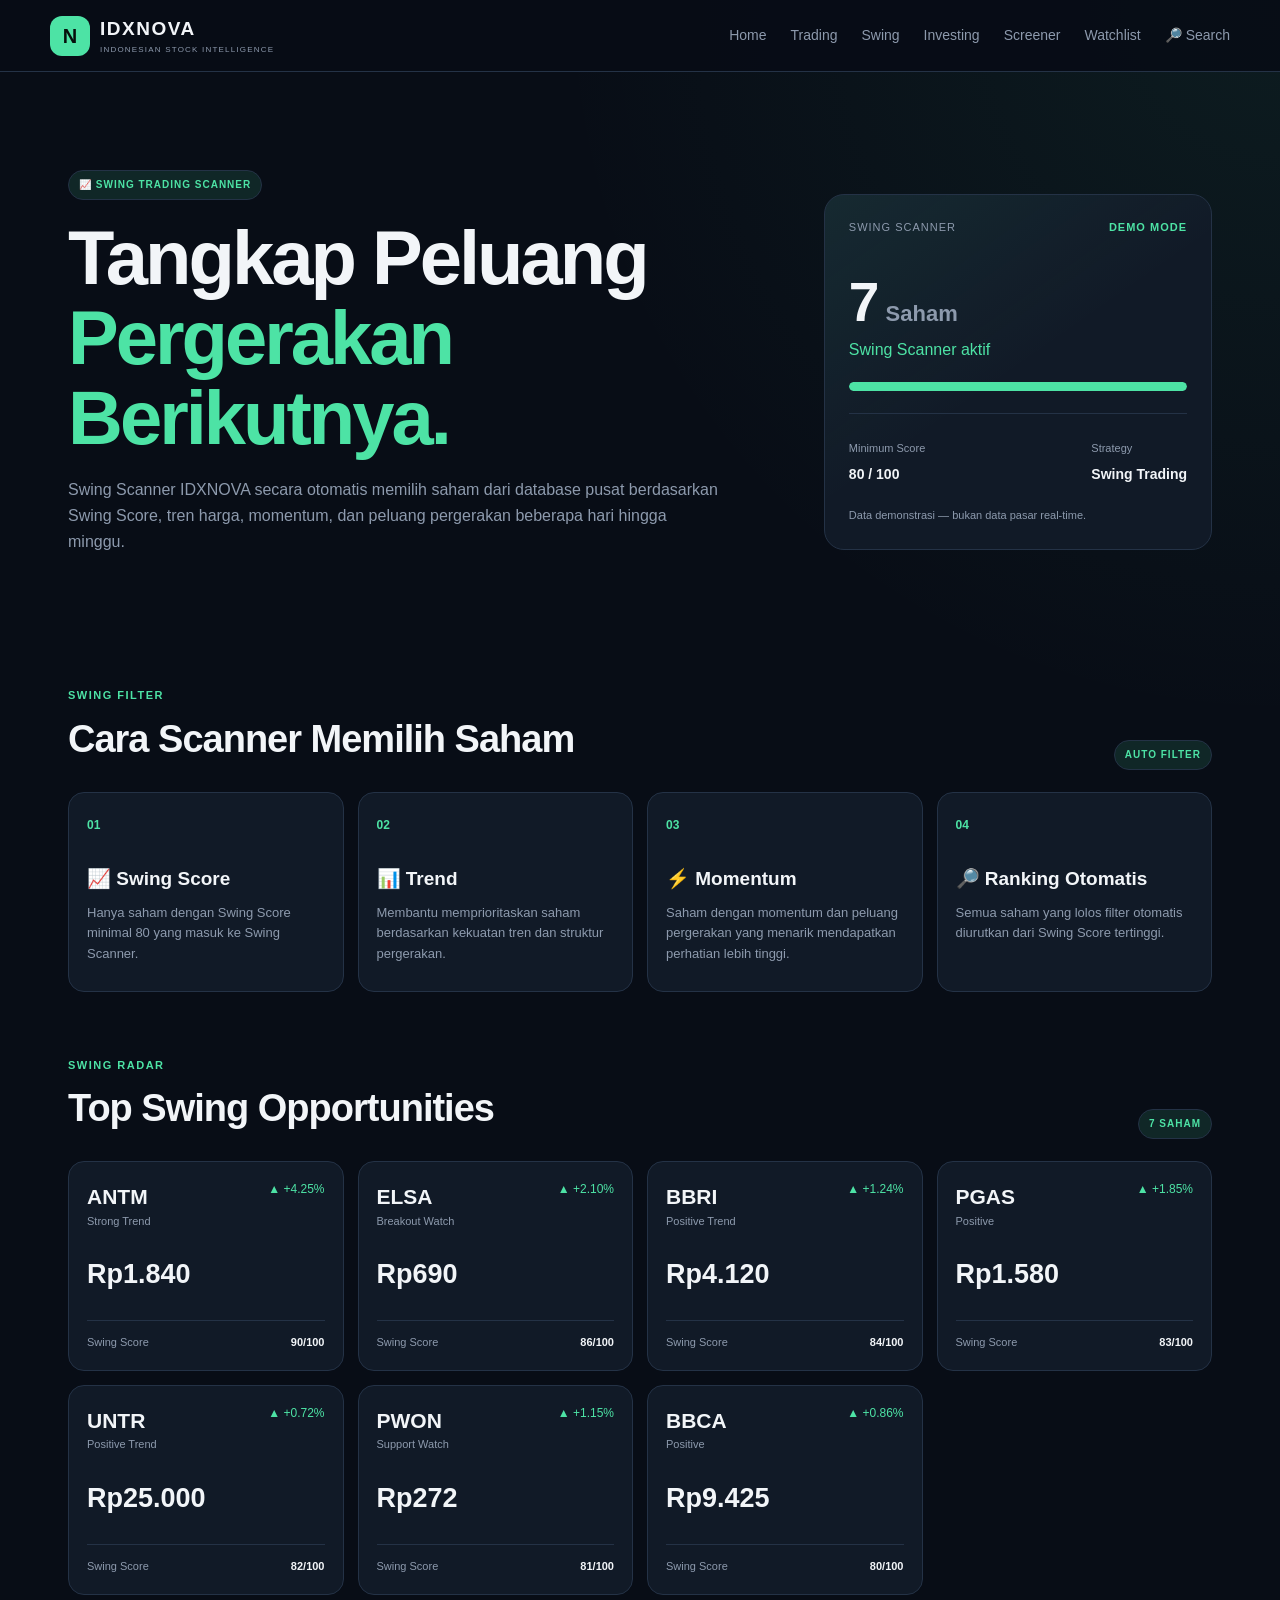
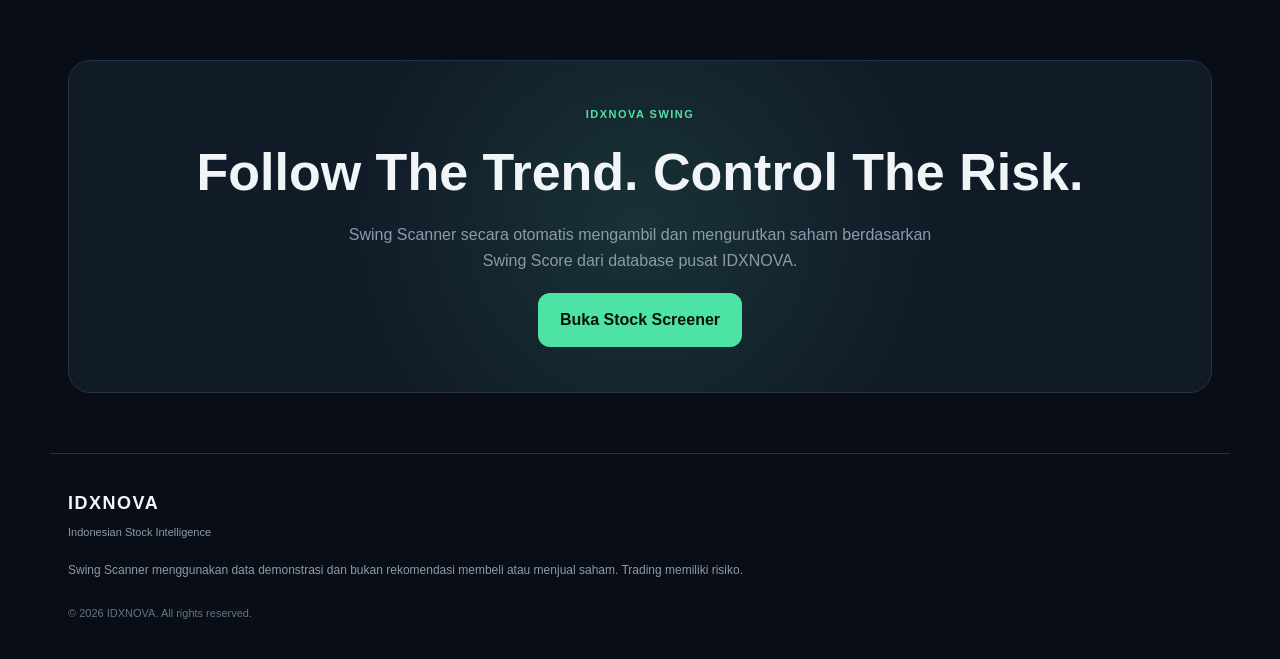
<file: swing.html>
<!DOCTYPE html>
<html lang="id">
<head>
  <meta charset="UTF-8">
  <meta name="viewport" content="width=device-width, initial-scale=1.0">

  <title>Swing Scanner | IDXNOVA</title>

  <link rel="stylesheet" href="style.css">
</head>

<body>

  <!-- NAVBAR -->
  <header class="navbar">

    <a href="index.html" class="brand">
      <span class="brand-mark">N</span>

      <span>
        <strong>IDXNOVA</strong>
        <small>INDONESIAN STOCK INTELLIGENCE</small>
      </span>
    </a>

    <button
      class="menu-btn"
      onclick="toggleMenu()"
      aria-label="Buka menu"
    >
      ☰
    </button>

    <nav id="navMenu">
      <a href="index.html">Home</a>
      <a href="trading.html">Trading</a>
      <a href="swing.html">Swing</a>
      <a href="investing.html">Investing</a>
      <a href="screener.html">Screener</a>
      <a href="watchlist.html">Watchlist</a>
      <a href="search.html">🔎 Search</a>
    </nav>

  </header>


  <main>

    <!-- HERO -->
    <section class="hero">

      <div class="hero-content">

        <div class="badge">
          📈 SWING TRADING SCANNER
        </div>

        <h1>
          Tangkap Peluang
          <span>Pergerakan Berikutnya.</span>
        </h1>

        <p>
          Swing Scanner IDXNOVA secara otomatis memilih saham dari
          database pusat berdasarkan Swing Score, tren harga,
          momentum, dan peluang pergerakan beberapa hari hingga minggu.
        </p>

      </div>


      <div class="hero-panel">

        <div class="panel-top">
          <span>SWING SCANNER</span>
          <strong>DEMO MODE</strong>
        </div>


        <div class="sentiment-value">
          <h2 id="swingCount">
            0<span> Saham</span>
          </h2>

          <p id="swingStatus">
            Memuat Swing Scanner...
          </p>
        </div>


        <div class="sentiment-bar">
          <span
            id="swingBar"
            style="width: 0%"
          ></span>
        </div>


        <div class="sentiment-info">

          <div>
            <small>Minimum Score</small>
            <strong>80 / 100</strong>
          </div>

          <div>
            <small>Strategy</small>
            <strong>Swing Trading</strong>
          </div>

        </div>


        <p class="demo-note">
          Data demonstrasi — bukan data pasar real-time.
        </p>

      </div>

    </section>


    <!-- HOW IT WORKS -->
    <section class="section">

      <div class="section-heading">

        <div>
          <span class="eyebrow">
            SWING FILTER
          </span>

          <h2>
            Cara Scanner Memilih Saham
          </h2>
        </div>

        <span class="demo-label">
          AUTO FILTER
        </span>

      </div>


      <div class="feature-grid">

        <article>
          <span>01</span>

          <h3>📈 Swing Score</h3>

          <p>
            Hanya saham dengan Swing Score minimal
            80 yang masuk ke Swing Scanner.
          </p>
        </article>


        <article>
          <span>02</span>

          <h3>📊 Trend</h3>

          <p>
            Membantu memprioritaskan saham berdasarkan
            kekuatan tren dan struktur pergerakan.
          </p>
        </article>


        <article>
          <span>03</span>

          <h3>⚡ Momentum</h3>

          <p>
            Saham dengan momentum dan peluang pergerakan
            yang menarik mendapatkan perhatian lebih tinggi.
          </p>
        </article>


        <article>
          <span>04</span>

          <h3>🔎 Ranking Otomatis</h3>

          <p>
            Semua saham yang lolos filter otomatis
            diurutkan dari Swing Score tertinggi.
          </p>
        </article>

      </div>

    </section>


    <!-- RESULTS -->
    <section class="section">

      <div class="section-heading">

        <div>
          <span class="eyebrow">
            SWING RADAR
          </span>

          <h2>
            Top Swing Opportunities
          </h2>
        </div>


        <span
          id="swingLabel"
          class="demo-label"
        >
          LOADING...
        </span>

      </div>


      <!-- SAHAM MASUK OTOMATIS -->
      <div
        id="swingStocks"
        class="stock-grid"
      ></div>


      <!-- JIKA KOSONG -->
      <div
        id="noSwingResult"
        class="empty-watchlist"
        style="display: none;"
      >

        <div class="empty-icon">
          📈
        </div>

        <h3>
          Belum Ada Saham Swing
        </h3>

        <p>
          Belum ada saham dalam database IDXNOVA
          dengan Swing Score minimal 80.
        </p>

      </div>

    </section>


    <!-- CTA -->
    <section class="cta">

      <span class="eyebrow">
        IDXNOVA SWING
      </span>

      <h2>
        Follow The Trend. Control The Risk.
      </h2>

      <p>
        Swing Scanner secara otomatis mengambil dan mengurutkan saham
        berdasarkan Swing Score dari database pusat IDXNOVA.
      </p>


      <a href="screener.html">
        <button>
          Buka Stock Screener
        </button>
      </a>

    </section>

  </main>


  <!-- FOOTER -->
  <footer>

    <div class="footer-brand">
      <strong>IDXNOVA</strong>
      <span>Indonesian Stock Intelligence</span>
    </div>


    <p>
      Swing Scanner menggunakan data demonstrasi dan bukan rekomendasi
      membeli atau menjual saham. Trading memiliki risiko.
    </p>


    <small>
      © 2026 IDXNOVA. All rights reserved.
    </small>

  </footer>


  <!-- DATABASE PUSAT -->
  <script src="stocks.js"></script>


  <!-- JAVASCRIPT -->
  <script>

    /* MENU MOBILE */
    function toggleMenu() {

      document
        .getElementById("navMenu")
        .classList
        .toggle("active");

    }


    /* BUKA DETAIL SAHAM */
    function openStock(ticker) {

      window.location.href =
        "stock.html?ticker=" +
        encodeURIComponent(ticker);

    }


    /* FORMAT HARGA */
    function formatPrice(price) {

      return "Rp" +
        Number(price).toLocaleString("id-ID");

    }


    /* RENDER SWING */
    function renderSwingStocks() {

      const container =
        document.getElementById("swingStocks");

      const emptyState =
        document.getElementById("noSwingResult");

      const countElement =
        document.getElementById("swingCount");

      const statusElement =
        document.getElementById("swingStatus");

      const labelElement =
        document.getElementById("swingLabel");

      const barElement =
        document.getElementById("swingBar");


      /* CEK DATABASE */
      if (
        typeof STOCKS === "undefined" ||
        !STOCKS
      ) {

        console.error(
          "Database STOCKS tidak berhasil dimuat."
        );

        container.innerHTML = "";

        countElement.innerHTML =
          "0<span> Saham</span>";

        statusElement.textContent =
          "Database tidak terbaca";

        labelElement.textContent =
          "DATA ERROR";

        barElement.style.width =
          "0%";

        emptyState.style.display =
          "block";

        return;

      }


      /* AMBIL SAHAM SWING SCORE >= 80 */
      const stocks =
        Object.values(STOCKS)

          .filter(function(stock) {

            return (
              stock &&
              Number(stock.swing) >= 80
            );

          })

          .sort(function(a, b) {

            return (
              Number(b.swing) -
              Number(a.swing)
            );

          });


      /* BERSIHKAN CONTAINER */
      container.innerHTML = "";


      /* UPDATE JUMLAH */
      countElement.innerHTML =
        stocks.length +
        "<span> Saham</span>";


      statusElement.textContent =
        stocks.length > 0
          ? "Swing Scanner aktif"
          : "Belum ada saham yang lolos filter";


      labelElement.textContent =
        stocks.length +
        " SAHAM";


      /* UPDATE BAR */
      const barWidth =
        stocks.length === 0
          ? 0
          : Math.min(
              100,
              stocks.length * 15
            );


      barElement.style.width =
        barWidth + "%";


      /* JIKA KOSONG */
      if (stocks.length === 0) {

        emptyState.style.display =
          "block";

        return;

      }


      emptyState.style.display =
        "none";


      /* BUAT KARTU */
      stocks.forEach(function(stock) {

        const card =
          document.createElement("article");


        card.className =
          "stock-card";


        card.style.cursor =
          "pointer";


        const change =
          Number(stock.change) || 0;


        const changeSymbol =
          change >= 0
            ? "▲ +"
            : "▼ -";


        const changeClass =
          change >= 0
            ? "positive"
            : "negative";


        card.innerHTML = `

          <div class="stock-header">

            <div>

              <h3>
                ${stock.ticker}
              </h3>

              <p>
                ${stock.swingOutlook || stock.name}
              </p>

            </div>


            <span class="${changeClass}">

              ${changeSymbol}${Math.abs(change).toFixed(2)}%

            </span>

          </div>


          <div class="stock-price">

            ${formatPrice(stock.price)}

          </div>


          <div class="stock-footer">

            <span>
              Swing Score
            </span>

            <strong>
              ${stock.swing}/100
            </strong>

          </div>

        `;


        /* KLIK KE DETAIL */
        card.addEventListener(
          "click",
          function() {

            openStock(stock.ticker);

          }
        );


        /* MASUKKAN KARTU */
        container.appendChild(card);

      });

    }


    /* JALANKAN */
    document.addEventListener(
      "DOMContentLoaded",
      function() {

        renderSwingStocks();

      }
    );

  </script>

</body>
</html>
</file>
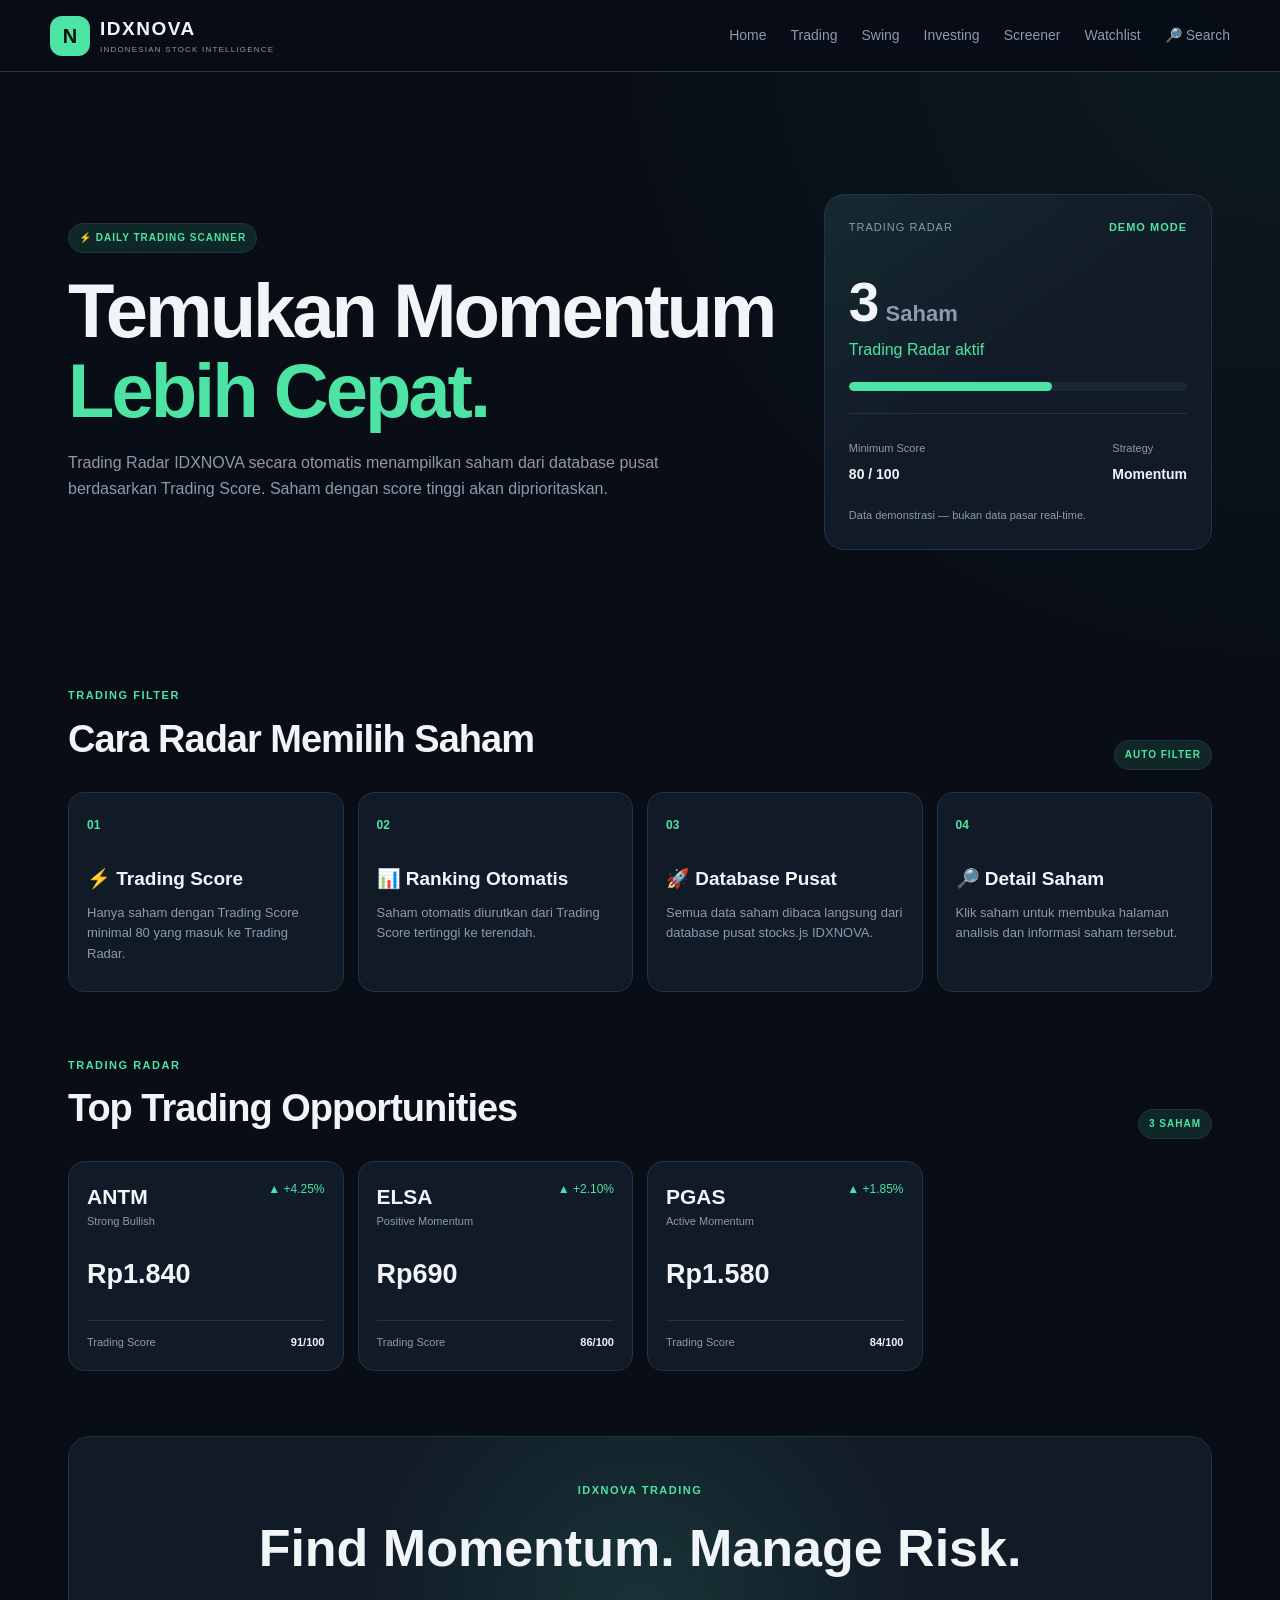
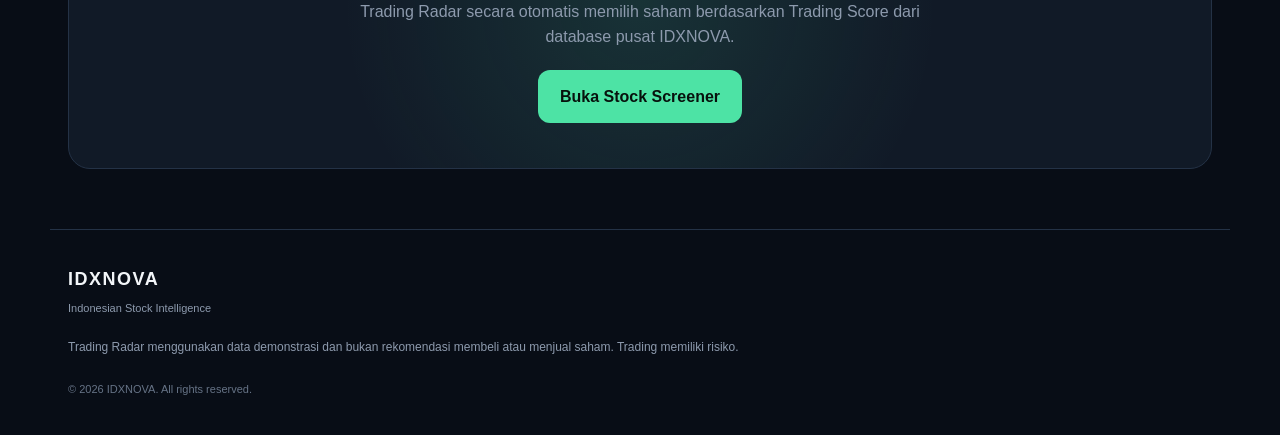
<file: trading.html>
<!DOCTYPE html>
<html lang="id">
<head>
  <meta charset="UTF-8">
  <meta name="viewport" content="width=device-width, initial-scale=1.0">

  <title>Trading Radar | IDXNOVA</title>

  <link rel="stylesheet" href="style.css">
</head>

<body>

  <!-- =========================
       NAVBAR
  ========================== -->
  <header class="navbar">

    <a href="index.html" class="brand">
      <span class="brand-mark">N</span>

      <span>
        <strong>IDXNOVA</strong>
        <small>INDONESIAN STOCK INTELLIGENCE</small>
      </span>
    </a>

    <button
      class="menu-btn"
      onclick="toggleMenu()"
      aria-label="Buka menu"
    >
      ☰
    </button>

    <nav id="navMenu">
      <a href="index.html">Home</a>
      <a href="trading.html">Trading</a>
      <a href="swing.html">Swing</a>
      <a href="investing.html">Investing</a>
      <a href="screener.html">Screener</a>
      <a href="watchlist.html">Watchlist</a>
      <a href="search.html">🔎 Search</a>
    </nav>

  </header>


  <main>

    <!-- =========================
         HERO
    ========================== -->
    <section class="hero">

      <div class="hero-content">

        <div class="badge">
          ⚡ DAILY TRADING SCANNER
        </div>

        <h1>
          Temukan Momentum
          <span>Lebih Cepat.</span>
        </h1>

        <p>
          Trading Radar IDXNOVA secara otomatis menampilkan saham
          dari database pusat berdasarkan Trading Score.
          Saham dengan score tinggi akan diprioritaskan.
        </p>

      </div>


      <div class="hero-panel">

        <div class="panel-top">
          <span>TRADING RADAR</span>
          <strong>DEMO MODE</strong>
        </div>


        <div class="sentiment-value">
          <h2 id="radarCount">
            0<span> Saham</span>
          </h2>

          <p id="radarStatus">
            Memuat Trading Radar...
          </p>
        </div>


        <div class="sentiment-bar">
          <span
            id="radarBar"
            style="width: 0%"
          ></span>
        </div>


        <div class="sentiment-info">

          <div>
            <small>Minimum Score</small>
            <strong>80 / 100</strong>
          </div>

          <div>
            <small>Strategy</small>
            <strong>Momentum</strong>
          </div>

        </div>


        <p class="demo-note">
          Data demonstrasi — bukan data pasar real-time.
        </p>

      </div>

    </section>


    <!-- =========================
         TRADING CRITERIA
    ========================== -->
    <section class="section">

      <div class="section-heading">

        <div>
          <span class="eyebrow">
            TRADING FILTER
          </span>

          <h2>
            Cara Radar Memilih Saham
          </h2>
        </div>

        <span class="demo-label">
          AUTO FILTER
        </span>

      </div>


      <div class="feature-grid">

        <article>
          <span>01</span>

          <h3>⚡ Trading Score</h3>

          <p>
            Hanya saham dengan Trading Score minimal
            80 yang masuk ke Trading Radar.
          </p>
        </article>


        <article>
          <span>02</span>

          <h3>📊 Ranking Otomatis</h3>

          <p>
            Saham otomatis diurutkan dari Trading Score
            tertinggi ke terendah.
          </p>
        </article>


        <article>
          <span>03</span>

          <h3>🚀 Database Pusat</h3>

          <p>
            Semua data saham dibaca langsung dari
            database pusat stocks.js IDXNOVA.
          </p>
        </article>


        <article>
          <span>04</span>

          <h3>🔎 Detail Saham</h3>

          <p>
            Klik saham untuk membuka halaman analisis
            dan informasi saham tersebut.
          </p>
        </article>

      </div>

    </section>


    <!-- =========================
         TRADING RESULTS
    ========================== -->
    <section class="section">

      <div class="section-heading">

        <div>
          <span class="eyebrow">
            TRADING RADAR
          </span>

          <h2>
            Top Trading Opportunities
          </h2>
        </div>


        <span
          id="radarLabel"
          class="demo-label"
        >
          LOADING...
        </span>

      </div>


      <!-- SAHAM AKAN MASUK OTOMATIS -->
      <div
        id="tradingStocks"
        class="stock-grid"
      ></div>


      <!-- JIKA TIDAK ADA HASIL -->
      <div
        id="noTradingResult"
        class="empty-watchlist"
        style="display: none;"
      >

        <div class="empty-icon">
          📊
        </div>

        <h3>
          Belum Ada Saham Trading
        </h3>

        <p>
          Belum ada saham dalam database IDXNOVA
          dengan Trading Score minimal 80.
        </p>

      </div>

    </section>


    <!-- =========================
         CTA
    ========================== -->
    <section class="cta">

      <span class="eyebrow">
        IDXNOVA TRADING
      </span>

      <h2>
        Find Momentum. Manage Risk.
      </h2>

      <p>
        Trading Radar secara otomatis memilih saham
        berdasarkan Trading Score dari database pusat IDXNOVA.
      </p>


      <a href="screener.html">
        <button>
          Buka Stock Screener
        </button>
      </a>

    </section>

  </main>


  <!-- =========================
       FOOTER
  ========================== -->
  <footer>

    <div class="footer-brand">
      <strong>IDXNOVA</strong>
      <span>Indonesian Stock Intelligence</span>
    </div>


    <p>
      Trading Radar menggunakan data demonstrasi dan
      bukan rekomendasi membeli atau menjual saham.
      Trading memiliki risiko.
    </p>


    <small>
      © 2026 IDXNOVA. All rights reserved.
    </small>

  </footer>


  <!-- =========================
       DATABASE PUSAT
       PENTING: HARUS DI ATAS SCRIPT UTAMA
  ========================== -->
  <script src="stocks.js"></script>


  <!-- =========================
       JAVASCRIPT
  ========================== -->
  <script>

    /* =========================
       MENU MOBILE
    ========================== */

    function toggleMenu() {

      const menu =
        document.getElementById("navMenu");

      menu.classList.toggle("active");

    }


    /* =========================
       BUKA DETAIL SAHAM
    ========================== */

    function openStock(ticker) {

      window.location.href =
        "stock.html?ticker=" +
        encodeURIComponent(ticker);

    }


    /* =========================
       FORMAT HARGA RUPIAH
    ========================== */

    function formatPrice(price) {

      return "Rp" +
        Number(price).toLocaleString("id-ID");

    }


    /* =========================
       RENDER TRADING RADAR
    ========================== */

    function renderTradingStocks() {

      const container =
        document.getElementById("tradingStocks");

      const emptyState =
        document.getElementById("noTradingResult");

      const countElement =
        document.getElementById("radarCount");

      const statusElement =
        document.getElementById("radarStatus");

      const labelElement =
        document.getElementById("radarLabel");

      const barElement =
        document.getElementById("radarBar");


      /* CEK DATABASE */

      if (
        typeof STOCKS === "undefined" ||
        !STOCKS
      ) {

        console.error(
          "Database STOCKS tidak berhasil dimuat."
        );

        container.innerHTML = "";

        countElement.innerHTML =
          "0<span> Saham</span>";

        statusElement.textContent =
          "Database tidak terbaca";

        labelElement.textContent =
          "DATA ERROR";

        barElement.style.width =
          "0%";

        emptyState.style.display =
          "block";

        return;

      }


      /* =========================
         AMBIL DATA DARI STOCKS.JS

         HANYA TRADING SCORE >= 80
      ========================== */

      const stocks =
        Object.values(STOCKS)

          .filter(function(stock) {

            return (
              stock &&
              Number(stock.trading) >= 80
            );

          })

          .sort(function(a, b) {

            return (
              Number(b.trading) -
              Number(a.trading)
            );

          });


      /* BERSIHKAN CONTAINER */

      container.innerHTML = "";


      /* =========================
         UPDATE HERO
      ========================== */

      countElement.innerHTML =
        stocks.length +
        "<span> Saham</span>";


      statusElement.textContent =
        stocks.length > 0
          ? "Trading Radar aktif"
          : "Belum ada saham yang lolos filter";


      labelElement.textContent =
        stocks.length +
        " SAHAM";


      /* PROGRESS BAR */

      const barWidth =
        stocks.length === 0
          ? 0
          : Math.min(
              100,
              stocks.length * 20
            );


      barElement.style.width =
        barWidth + "%";


      /* =========================
         JIKA TIDAK ADA SAHAM
      ========================== */

      if (stocks.length === 0) {

        emptyState.style.display =
          "block";

        return;

      }


      emptyState.style.display =
        "none";


      /* =========================
         BUAT KARTU SAHAM
      ========================== */

      stocks.forEach(function(stock) {

        const card =
          document.createElement("article");


        card.className =
          "stock-card";


        card.style.cursor =
          "pointer";


        /* PERUBAHAN HARGA */

        const change =
          Number(stock.change) || 0;


        const changeSymbol =
          change >= 0
            ? "▲ +"
            : "▼ -";


        const changeClass =
          change >= 0
            ? "positive"
            : "negative";


        /* ISI KARTU */

        card.innerHTML = `

          <div class="stock-header">

            <div>

              <h3>
                ${stock.ticker}
              </h3>

              <p>
                ${stock.tradingOutlook || stock.name}
              </p>

            </div>


            <span class="${changeClass}">

              ${changeSymbol}${Math.abs(change).toFixed(2)}%

            </span>

          </div>


          <div class="stock-price">

            ${formatPrice(stock.price)}

          </div>


          <div class="stock-footer">

            <span>
              Trading Score
            </span>

            <strong>
              ${stock.trading}/100
            </strong>

          </div>

        `;


        /* KLIK KE DETAIL */

        card.addEventListener(
          "click",
          function() {

            openStock(stock.ticker);

          }
        );


        /* MASUKKAN KARTU */

        container.appendChild(card);

      });

    }


    /* =========================
       JALANKAN SAAT HALAMAN DIMUAT
    ========================== */

    document.addEventListener(
      "DOMContentLoaded",
      function() {

        renderTradingStocks();

      }
    );

  </script>

</body>
</html>
</file>
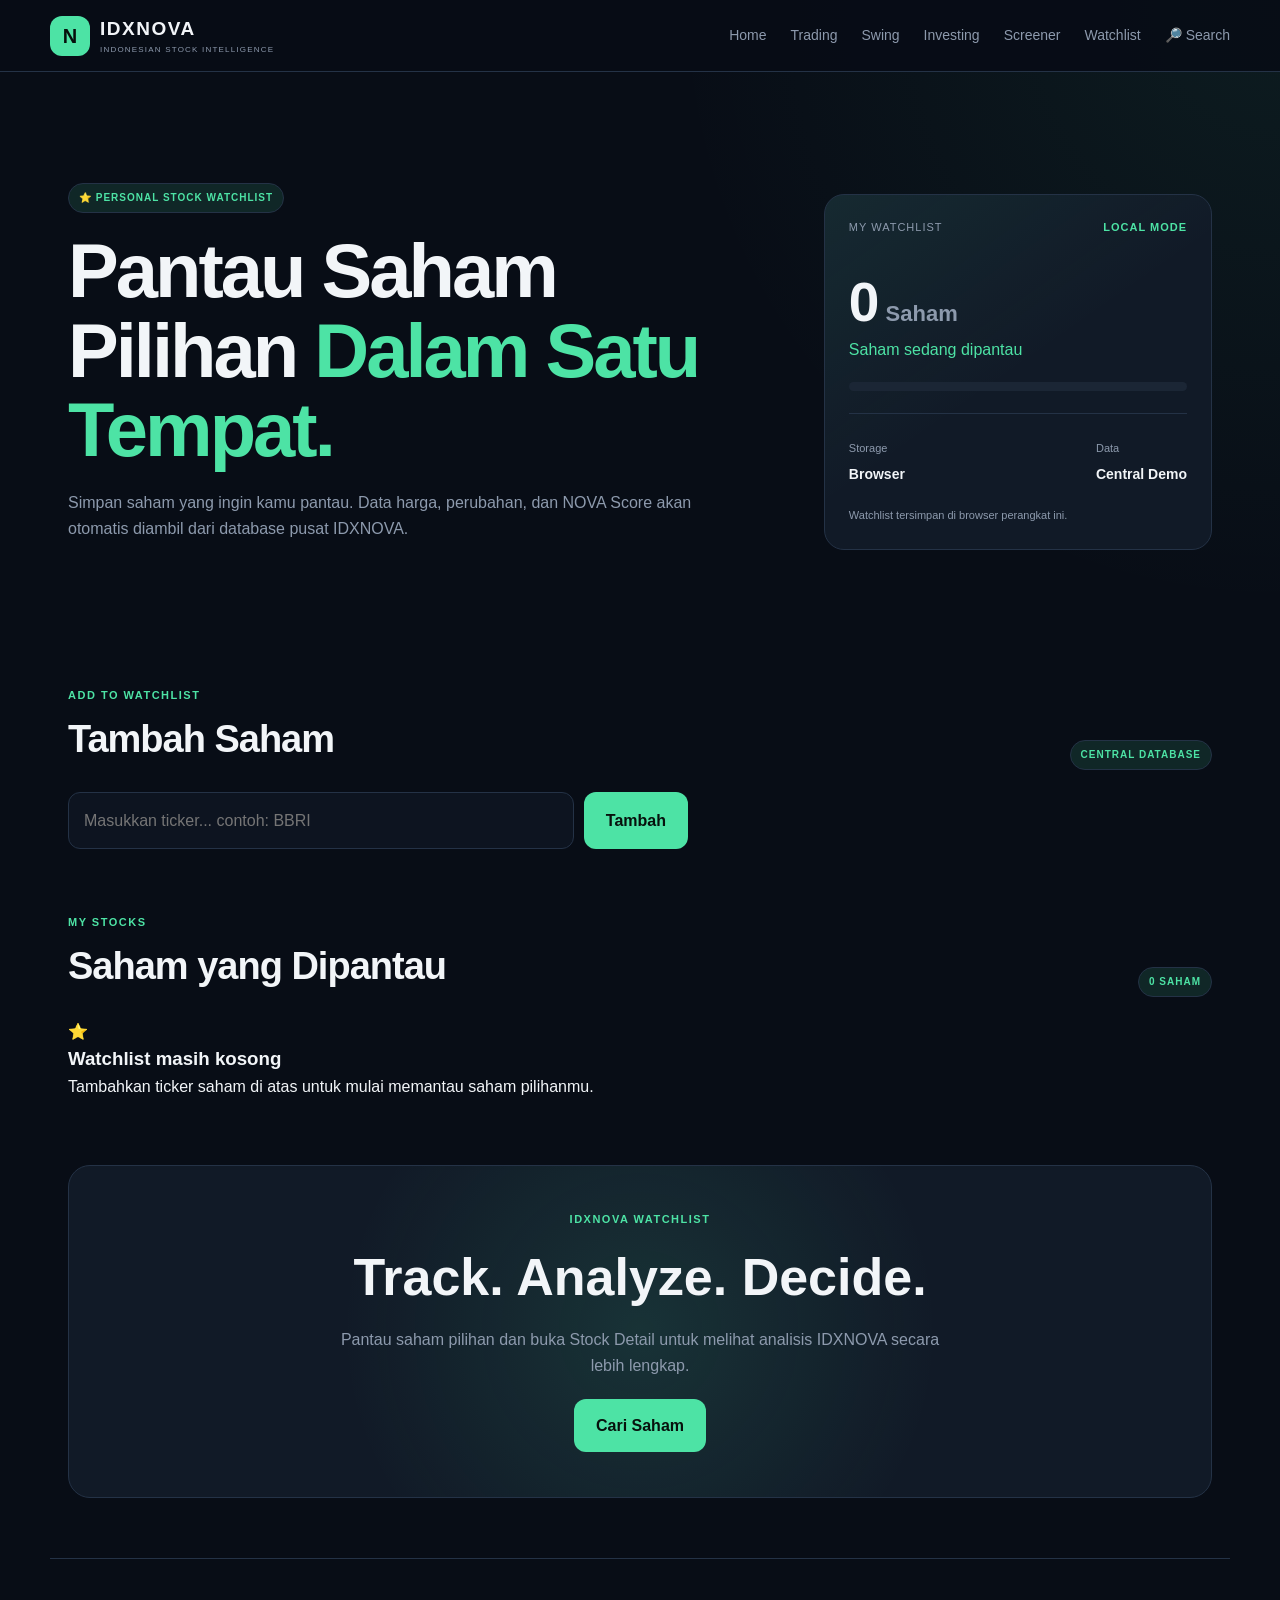
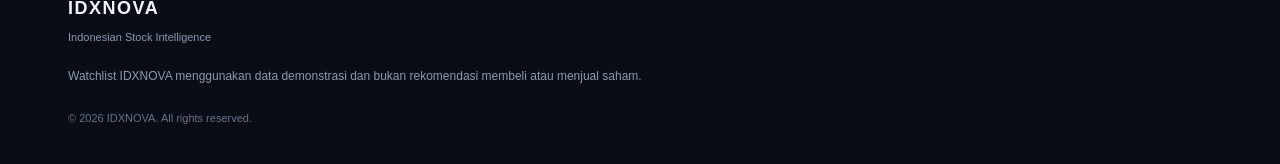
<file: watchlist.html>
<!DOCTYPE html>
<html lang="id">
<head>
  <meta charset="UTF-8">
  <meta name="viewport" content="width=device-width, initial-scale=1.0">

  <title>Watchlist | IDXNOVA</title>

  <link rel="stylesheet" href="style.css">
</head>

<body>

  <!-- NAVBAR -->
  <header class="navbar">

    <a href="index.html" class="brand">
      <span class="brand-mark">N</span>

      <span>
        <strong>IDXNOVA</strong>
        <small>INDONESIAN STOCK INTELLIGENCE</small>
      </span>
    </a>

    <button
      class="menu-btn"
      onclick="toggleMenu()"
      aria-label="Buka menu"
    >
      ☰
    </button>

    <nav id="navMenu">
      <a href="index.html">Home</a>
      <a href="trading.html">Trading</a>
      <a href="swing.html">Swing</a>
      <a href="investing.html">Investing</a>
      <a href="screener.html">Screener</a>
      <a href="watchlist.html">Watchlist</a>
      <a href="search.html">🔎 Search</a>
    </nav>

  </header>


  <main>

    <!-- HERO -->
    <section class="hero">

      <div class="hero-content">

        <div class="badge">
          ⭐ PERSONAL STOCK WATCHLIST
        </div>

        <h1>
          Pantau Saham Pilihan
          <span>Dalam Satu Tempat.</span>
        </h1>

        <p>
          Simpan saham yang ingin kamu pantau. Data harga, perubahan,
          dan NOVA Score akan otomatis diambil dari database pusat IDXNOVA.
        </p>

      </div>


      <!-- HERO PANEL -->
      <div class="hero-panel">

        <div class="panel-top">
          <span>MY WATCHLIST</span>
          <strong>LOCAL MODE</strong>
        </div>

        <div class="sentiment-value">
          <h2 id="watchlistCount">0<span> Saham</span></h2>
          <p>Saham sedang dipantau</p>
        </div>

        <div class="sentiment-bar">
          <span id="watchlistBar" style="width: 0%"></span>
        </div>

        <div class="sentiment-info">

          <div>
            <small>Storage</small>
            <strong>Browser</strong>
          </div>

          <div>
            <small>Data</small>
            <strong>Central Demo</strong>
          </div>

        </div>

        <p class="demo-note">
          Watchlist tersimpan di browser perangkat ini.
        </p>

      </div>

    </section>


    <!-- ADD STOCK -->
    <section class="section">

      <div class="section-heading">

        <div>
          <span class="eyebrow">
            ADD TO WATCHLIST
          </span>

          <h2>
            Tambah Saham
          </h2>
        </div>

        <span class="demo-label">
          CENTRAL DATABASE
        </span>

      </div>


      <div class="search-box">

        <input
          type="text"
          id="watchlistInput"
          placeholder="Masukkan ticker... contoh: BBRI"
          autocomplete="off"
        >

        <button onclick="addToWatchlist()">
          Tambah
        </button>

      </div>


      <p
        id="watchlistMessage"
        class="section-description"
      ></p>

    </section>


    <!-- WATCHLIST RESULTS -->
    <section class="section">

      <div class="section-heading">

        <div>
          <span class="eyebrow">
            MY STOCKS
          </span>

          <h2>
            Saham yang Dipantau
          </h2>
        </div>

        <span
          id="watchlistLabel"
          class="demo-label"
        >
          0 SAHAM
        </span>

      </div>


      <!-- WATCHLIST DATA -->
      <div
        id="watchlistStocks"
        class="stock-grid"
      ></div>


      <!-- EMPTY STATE -->
      <div
        id="emptyWatchlist"
        class="empty-watchlist"
      >

        <div class="empty-icon">
          ⭐
        </div>

        <h3>
          Watchlist masih kosong
        </h3>

        <p>
          Tambahkan ticker saham di atas untuk mulai memantau saham pilihanmu.
        </p>

      </div>

    </section>


    <!-- CTA -->
    <section class="cta">

      <span class="eyebrow">
        IDXNOVA WATCHLIST
      </span>

      <h2>
        Track. Analyze. Decide.
      </h2>

      <p>
        Pantau saham pilihan dan buka Stock Detail untuk melihat
        analisis IDXNOVA secara lebih lengkap.
      </p>

      <a href="search.html">
        <button>
          Cari Saham
        </button>
      </a>

    </section>

  </main>


  <!-- FOOTER -->
  <footer>

    <div class="footer-brand">

      <strong>
        IDXNOVA
      </strong>

      <span>
        Indonesian Stock Intelligence
      </span>

    </div>


    <p>
      Watchlist IDXNOVA menggunakan data demonstrasi dan bukan
      rekomendasi membeli atau menjual saham.
    </p>


    <small>
      © 2026 IDXNOVA. All rights reserved.
    </small>

  </footer>


  <!-- DATABASE PUSAT -->
  <script src="./stocks.js"></script>


  <!-- JAVASCRIPT -->
  <script>

    const WATCHLIST_KEY = "idxnova_watchlist";


    function toggleMenu() {

      document
        .getElementById("navMenu")
        .classList
        .toggle("active");

    }


    function getWatchlist() {

      try {

        const saved =
          localStorage.getItem(WATCHLIST_KEY);

        const watchlist =
          saved ? JSON.parse(saved) : [];

        return Array.isArray(watchlist)
          ? watchlist
          : [];

      } catch (error) {

        return [];

      }

    }


    function saveWatchlist(watchlist) {

      localStorage.setItem(
        WATCHLIST_KEY,
        JSON.stringify(watchlist)
      );

    }


    function formatPrice(price) {

      return "Rp" +
        Number(price).toLocaleString("id-ID");

    }


    function openStock(ticker) {

      window.location.href =
        "stock.html?ticker=" +
        encodeURIComponent(ticker);

    }


    function updateWatchlistInfo(count) {

      document
        .getElementById("watchlistCount")
        .innerHTML =
        count + "<span> Saham</span>";


      document
        .getElementById("watchlistLabel")
        .textContent =
        count + " SAHAM";


      document
        .getElementById("watchlistBar")
        .style.width =
        Math.min(100, count * 15) + "%";

    }


    function showMessage(message) {

      document
        .getElementById("watchlistMessage")
        .textContent =
        message;

    }


    function renderWatchlist() {

      const container =
        document.getElementById("watchlistStocks");

      const emptyState =
        document.getElementById("emptyWatchlist");


      /*
        CEK DATABASE
      */
      if (typeof STOCKS === "undefined") {

        container.innerHTML = "";

        emptyState.style.display =
          "block";

        emptyState.innerHTML = `
          <div class="empty-icon">⚠️</div>
          <h3>Database belum terbaca</h3>
          <p>
            Pastikan file stocks.js berada di folder yang sama
            dengan watchlist.html.
          </p>
        `;

        updateWatchlistInfo(0);

        return;

      }


      const watchlist =
        getWatchlist();


      /*
        HAPUS TICKER YANG SUDAH TIDAK ADA
        DI DATABASE PUSAT
      */
      const validWatchlist =
        watchlist.filter(function(ticker) {

          return STOCKS[ticker];

        });


      if (
        validWatchlist.length !==
        watchlist.length
      ) {

        saveWatchlist(validWatchlist);

      }


      container.innerHTML = "";


      updateWatchlistInfo(
        validWatchlist.length
      );


      /*
        JIKA KOSONG
      */
      if (validWatchlist.length === 0) {

        emptyState.style.display =
          "block";

        return;

      }


      emptyState.style.display =
        "none";


      /*
        RENDER SAHAM
      */
      validWatchlist.forEach(function(ticker) {

        const stock =
          STOCKS[ticker];


        const card =
          document.createElement("article");


        card.className =
          "stock-card";


        card.style.cursor =
          "pointer";


        const change =
          Number(stock.change) || 0;


        const changeSymbol =
          change >= 0
            ? "▲ +"
            : "▼ ";


        const changeClass =
          change >= 0
            ? "positive"
            : "negative";


        card.innerHTML = `

          <div class="stock-header">

            <div>
              <h3>${stock.ticker}</h3>

              <p>
                ${stock.name}
              </p>
            </div>


            <button
              class="remove-watchlist"
              onclick="removeFromWatchlist('${stock.ticker}', event)"
              title="Hapus dari Watchlist"
            >
              ✕
            </button>

          </div>


          <div class="stock-price">

            ${formatPrice(stock.price)}

          </div>


          <div class="stock-footer">

            <span class="${changeClass}">
              ${changeSymbol}${Math.abs(change).toFixed(2)}%
            </span>


            <strong>
              NOVA ${stock.overall}/100
            </strong>

          </div>

        `;


        /*
          KLIK KARTU → STOCK DETAIL
        */
        card.addEventListener(
          "click",
          function() {

            openStock(stock.ticker);

          }
        );


        container.appendChild(card);

      });

    }


    function addToWatchlist() {

      const input =
        document.getElementById("watchlistInput");


      const ticker =
        input.value
          .trim()
          .toUpperCase();


      /*
        INPUT KOSONG
      */
      if (!ticker) {

        showMessage(
          "Masukkan ticker saham terlebih dahulu."
        );

        input.focus();

        return;

      }


      /*
        CEK DATABASE
      */
      if (typeof STOCKS === "undefined") {

        showMessage(
          "Database IDXNOVA belum terbaca."
        );

        return;

      }


      /*
        TICKER TIDAK DITEMUKAN
      */
      if (!STOCKS[ticker]) {

        showMessage(
          "Ticker " +
          ticker +
          " belum tersedia di database IDXNOVA."
        );

        return;

      }


      const watchlist =
        getWatchlist();


      /*
        SUDAH ADA
      */
      if (
        watchlist.includes(ticker)
      ) {

        showMessage(
          ticker +
          " sudah ada di Watchlist."
        );

        input.value = "";

        return;

      }


      /*
        TAMBAHKAN
      */
      watchlist.push(ticker);


      saveWatchlist(
        watchlist
      );


      input.value =
        "";


      showMessage(
        ticker +
        " berhasil ditambahkan ke Watchlist."
      );


      renderWatchlist();

    }


    function removeFromWatchlist(
      ticker,
      event
    ) {

      /*
        AGAR KLIK X TIDAK MEMBUKA STOCK DETAIL
      */
      event.stopPropagation();


      let watchlist =
        getWatchlist();


      watchlist =
        watchlist.filter(
          function(item) {

            return item !== ticker;

          }
        );


      saveWatchlist(
        watchlist
      );


      showMessage(
        ticker +
        " dihapus dari Watchlist."
      );


      renderWatchlist();

    }


    /*
      ENTER UNTUK TAMBAH
    */
    document
      .getElementById("watchlistInput")
      .addEventListener(
        "keydown",
        function(event) {

          if (event.key === "Enter") {

            addToWatchlist();

          }

        }
      );


    /*
      JALANKAN SAAT HALAMAN DIBUKA
    */
    renderWatchlist();

  </script>

</body>
</html>
</file>
<file: style.css>
* {
  box-sizing: border-box;
  margin: 0;
  padding: 0;
}

:root {
  --bg: #080d16;
  --bg-soft: #0d1420;
  --card: #111a27;
  --card-hover: #151f2e;
  --border: #243246;
  --text: #f2f5f8;
  --muted: #8d9aad;
  --accent: #4de3a5;
  --accent-soft: rgba(77, 227, 165, 0.12);
  --red: #ff6678;
  --max-width: 1180px;
}

html {
  scroll-behavior: smooth;
}

body {
  font-family: Arial, Helvetica, sans-serif;
  background:
    radial-gradient(circle at top right, rgba(77, 227, 165, 0.07), transparent 28%),
    var(--bg);
  color: var(--text);
  line-height: 1.6;
}

button,
input {
  font: inherit;
}

/* NAVBAR */
.navbar {
  width: 100%;
  min-height: 72px;
  padding: 14px max(18px, calc((100% - var(--max-width)) / 2));
  display: flex;
  align-items: center;
  justify-content: space-between;
  gap: 20px;
  border-bottom: 1px solid var(--border);
  background: rgba(8, 13, 22, 0.92);
  position: sticky;
  top: 0;
  z-index: 100;
}

.brand {
  color: var(--text);
  text-decoration: none;
  display: flex;
  align-items: center;
  gap: 10px;
}

.brand-mark {
  width: 40px;
  height: 40px;
  border-radius: 12px;
  display: grid;
  place-items: center;
  background: var(--accent);
  color: #06100c;
  font-size: 20px;
  font-weight: 900;
}

.brand strong {
  display: block;
  letter-spacing: 1.5px;
  font-size: 19px;
}

.brand small {
  display: block;
  font-size: 8px;
  color: var(--muted);
  letter-spacing: 1.2px;
}

nav {
  display: flex;
  align-items: center;
  gap: 24px;
}

nav a {
  color: var(--muted);
  text-decoration: none;
  font-size: 14px;
  transition: 0.2s ease;
}

nav a:hover {
  color: var(--accent);
}

.menu-btn {
  display: none;
  width: 42px;
  height: 42px;
  border: 1px solid var(--border);
  border-radius: 10px;
  background: var(--card);
  color: var(--text);
  cursor: pointer;
  font-size: 20px;
}

/* MAIN */
main {
  width: min(100%, var(--max-width));
  margin: auto;
  padding: 30px 18px 60px;
}

.section {
  margin-top: 65px;
}

.section-heading {
  display: flex;
  align-items: end;
  justify-content: space-between;
  gap: 15px;
  margin-bottom: 22px;
}

.section-heading h2 {
  font-size: clamp(26px, 4vw, 38px);
  letter-spacing: -1px;
}

.eyebrow {
  display: block;
  color: var(--accent);
  font-size: 11px;
  font-weight: bold;
  letter-spacing: 1.5px;
  margin-bottom: 4px;
}

.demo-label,
.badge {
  border: 1px solid var(--border);
  background: var(--accent-soft);
  color: var(--accent);
  border-radius: 999px;
  padding: 6px 10px;
  font-size: 10px;
  font-weight: bold;
  letter-spacing: 1px;
}

.section-description {
  max-width: 700px;
  color: var(--muted);
  margin-bottom: 22px;
}

/* HERO */
.hero {
  min-height: 520px;
  padding: 65px 0 45px;
  display: grid;
  grid-template-columns: 1.3fr 0.7fr;
  gap: 35px;
  align-items: center;
}

.badge {
  display: inline-block;
  margin-bottom: 18px;
}

.hero h1 {
  font-size: clamp(42px, 7vw, 76px);
  line-height: 1.05;
  letter-spacing: -3px;
  max-width: 760px;
}

.hero h1 span {
  color: var(--accent);
}

.hero-content > p {
  color: var(--muted);
  max-width: 650px;
  margin: 20px 0;
  font-size: 16px;
}

.search-box {
  display: flex;
  gap: 10px;
  max-width: 620px;
}

.search-box input {
  flex: 1;
  min-width: 0;
  background: var(--bg-soft);
  border: 1px solid var(--border);
  border-radius: 12px;
  padding: 15px;
  color: var(--text);
  outline: none;
}

.search-box input:focus {
  border-color: var(--accent);
}

.search-box button,
.cta button {
  border: none;
  border-radius: 12px;
  background: var(--accent);
  color: #07120d;
  padding: 14px 22px;
  font-weight: 800;
  cursor: pointer;
}

.popular {
  display: flex;
  align-items: center;
  flex-wrap: wrap;
  gap: 8px;
  margin-top: 14px;
}

.popular span {
  color: var(--muted);
  font-size: 12px;
}

.popular button {
  background: transparent;
  border: 1px solid var(--border);
  color: var(--text);
  border-radius: 8px;
  padding: 6px 10px;
  font-size: 11px;
  cursor: pointer;
}

/* SENTIMENT */
.hero-panel {
  border: 1px solid var(--border);
  border-radius: 20px;
  padding: 24px;
  background:
    linear-gradient(145deg, rgba(77, 227, 165, 0.08), transparent 50%),
    var(--card);
}

.panel-top,
.sentiment-info {
  display: flex;
  justify-content: space-between;
  gap: 15px;
}

.panel-top span,
.panel-top strong {
  font-size: 11px;
  letter-spacing: 1px;
}

.panel-top span {
  color: var(--muted);
}

.panel-top strong {
  color: var(--accent);
}

.sentiment-value {
  margin: 38px 0 20px;
}

.sentiment-value h2 {
  font-size: 55px;
  line-height: 1;
}

.sentiment-value h2 span {
  color: var(--muted);
  font-size: 22px;
}

.sentiment-value p {
  color: var(--accent);
  margin-top: 7px;
}

.sentiment-bar {
  width: 100%;
  height: 9px;
  border-radius: 999px;
  background: #1b2635;
  overflow: hidden;
}

.sentiment-bar span {
  display: block;
  width: 62%;
  height: 100%;
  background: var(--accent);
  border-radius: inherit;
}

.sentiment-info {
  margin-top: 22px;
  padding-top: 20px;
  border-top: 1px solid var(--border);
}

.sentiment-info small,
.demo-note {
  color: var(--muted);
  font-size: 11px;
}

.sentiment-info strong {
  display: block;
  font-size: 14px;
  margin-top: 3px;
}

.demo-note {
  margin-top: 22px;
}

/* MARKET */
.market-grid {
  display: grid;
  grid-template-columns: repeat(4, 1fr);
  gap: 14px;
}

.market-card,
.stock-card,
.score-card,
.feature-grid article {
  background: var(--card);
  border: 1px solid var(--border);
  border-radius: 16px;
  padding: 18px;
}

.market-card.featured {
  background:
    linear-gradient(145deg, rgba(77, 227, 165, 0.09), transparent 60%),
    var(--card);
}

.card-label {
  color: var(--muted);
  font-size: 10px;
  letter-spacing: 1.2px;
}

.market-card h3 {
  font-size: 26px;
  margin: 10px 0 2px;
}

.market-card p {
  font-size: 14px;
}

.market-card small {
  color: var(--muted);
  font-size: 11px;
}

.positive {
  color: var(--accent);
}

.negative {
  color: var(--red);
}

/* STOCKS */
.stock-grid {
  display: grid;
  grid-template-columns: repeat(4, 1fr);
  gap: 14px;
}

.stock-card {
  transition: transform 0.2s ease, border-color 0.2s ease;
}

.stock-card:hover {
  transform: translateY(-3px);
  border-color: rgba(77, 227, 165, 0.45);
}

.stock-header {
  display: flex;
  justify-content: space-between;
  gap: 10px;
}

.stock-header h3 {
  font-size: 21px;
}

.stock-header p {
  color: var(--muted);
  font-size: 11px;
  line-height: 1.4;
}

.stock-header > span {
  font-size: 12px;
  white-space: nowrap;
}

.stock-price {
  font-size: 27px;
  font-weight: 800;
  margin: 24px 0;
}

.stock-footer {
  padding-top: 13px;
  border-top: 1px solid var(--border);
  display: flex;
  justify-content: space-between;
  color: var(--muted);
  font-size: 11px;
}

.stock-footer strong {
  color: var(--text);
}

/* SCORE */
.score-grid {
  display: grid;
  grid-template-columns: repeat(4, 1fr);
  gap: 14px;
}

.score-icon {
  font-size: 28px;
  margin-bottom: 12px;
}

.score-card h3 {
  font-size: 17px;
}

.score-card p {
  color: var(--muted);
  font-size: 12px;
  min-height: 80px;
  margin-top: 8px;
}

.score-line {
  height: 7px;
  background: #1b2635;
  border-radius: 999px;
  overflow: hidden;
  margin: 16px 0 8px;
}

.score-line span {
  display: block;
  height: 100%;
  background: var(--accent);
}

.score-card > strong {
  font-size: 13px;
}

/* FEATURES */
.feature-grid {
  display: grid;
  grid-template-columns: repeat(4, 1fr);
  gap: 14px;
}

.feature-grid article {
  min-height: 200px;
}

.feature-grid span {
  color: var(--accent);
  font-size: 12px;
  font-weight: bold;
}

.feature-grid h3 {
  margin: 28px 0 8px;
  font-size: 19px;
}

.feature-grid p {
  color: var(--muted);
  font-size: 13px;
}

/* CTA */
.cta {
  margin-top: 65px;
  border: 1px solid var(--border);
  border-radius: 22px;
  padding: 45px 24px;
  text-align: center;
  background:
    radial-gradient(circle at center, rgba(77, 227, 165, 0.12), transparent 50%),
    var(--card);
}

.cta h2 {
  font-size: clamp(30px, 5vw, 52px);
  margin: 8px 0;
}

.cta p {
  color: var(--muted);
  max-width: 600px;
  margin: auto;
}

.cta button {
  margin-top: 20px;
}

/* FOOTER */
footer {
  border-top: 1px solid var(--border);
  padding: 35px 18px;
  max-width: var(--max-width);
  margin: auto;
}

.footer-brand strong {
  display: block;
  letter-spacing: 1.5px;
  font-size: 18px;
}

.footer-brand span {
  color: var(--muted);
  font-size: 11px;
}

footer > p {
  max-width: 750px;
  color: var(--muted);
  font-size: 12px;
  margin: 18px 0;
}

footer small {
  color: #667386;
  font-size: 11px;
}

/* MOBILE */
@media (max-width: 850px) {
  .hero {
    grid-template-columns: 1fr;
    padding-top: 45px;
  }

  .hero-panel {
    max-width: 550px;
  }

  .market-grid,
  .stock-grid,
  .score-grid,
  .feature-grid {
    grid-template-columns: repeat(2, 1fr);
  }

  .score-card p {
    min-height: auto;
  }
}

@media (max-width: 650px) {
  .navbar {
    padding: 12px 16px;
  }

  .menu-btn {
    display: block;
  }

  nav {
    display: none;
    position: absolute;
    top: 70px;
    left: 12px;
    right: 12px;
    padding: 15px;
    flex-direction: column;
    align-items: stretch;
    gap: 5px;
    border: 1px solid var(--border);
    border-radius: 14px;
    background: var(--bg-soft);
  }

  nav.active {
    display: flex;
  }

  nav a {
    padding: 10px;
  }

  main {
    padding: 20px 14px 45px;
  }

  .hero {
    min-height: auto;
    gap: 25px;
  }

  .hero h1 {
    letter-spacing: -2px;
  }

  .search-box {
    flex-direction: column;
  }

  .search-box button {
    width: 100%;
  }

  .section {
    margin-top: 48px;
  }

  .section-heading {
    align-items: start;
    flex-direction: column;
  }

  .market-grid,
  .stock-grid,
  .score-grid,
  .feature-grid {
    grid-template-columns: 1fr;
  }

  .market-card,
  .stock-card,
  .score-card,
  .feature-grid article {
    padding: 18px;
  }

  .feature-grid article {
    min-height: auto;
  }

  .feature-grid h3 {
    margin-top: 18px;
  }

  .cta {
    padding: 35px 18px;
  }
}
/* ================================
   IDXNOVA STOCK DETAIL
================================ */

.stock-detail-hero {
  width: min(1100px, 92%);
  margin: 40px auto 0;
  padding: 35px;
  border: 1px solid rgba(255, 255, 255, 0.12);
  border-radius: 24px;
  display: flex;
  justify-content: space-between;
  align-items: center;
  gap: 30px;
}

.back-link {
  display: inline-block;
  margin-bottom: 25px;
  text-decoration: none;
  color: inherit;
  opacity: 0.75;
}

.back-link:hover {
  opacity: 1;
}

.ticker-row {
  display: flex;
  align-items: center;
  gap: 18px;
}

.ticker-logo {
  width: 64px;
  height: 64px;
  display: grid;
  place-items: center;
  border-radius: 18px;
  font-size: 28px;
  font-weight: 800;
  background: rgba(255, 255, 255, 0.1);
}

.ticker-row h1 {
  margin: 0;
  font-size: 36px;
}

.ticker-row p {
  margin: 5px 0 0;
  opacity: 0.7;
}

.stock-identity .demo-label {
  display: inline-block;
  margin-top: 20px;
}

.stock-main-price {
  text-align: right;
}

.stock-main-price small {
  opacity: 0.6;
}

.stock-main-price h2 {
  margin: 8px 0;
  font-size: 34px;
}

.stock-main-price p {
  margin: 0 0 8px;
}


/* OVERALL SCORE */

.overall-score-card {
  position: relative;
  overflow: hidden;
  padding: 32px;
  border: 1px solid rgba(255, 255, 255, 0.12);
  border-radius: 24px;
}

.overall-score-number {
  display: flex;
  align-items: baseline;
  gap: 5px;
}

.overall-score-number strong {
  font-size: 64px;
  line-height: 1;
}

.overall-score-number span {
  font-size: 22px;
  opacity: 0.6;
}

.overall-score-info h3 {
  margin: 20px 0 8px;
  font-size: 24px;
}

.overall-score-info p {
  max-width: 700px;
  opacity: 0.7;
  line-height: 1.7;
}

.overall-score-bar {
  width: 100%;
  height: 8px;
  margin-top: 28px;
  overflow: hidden;
  border-radius: 999px;
  background: rgba(255, 255, 255, 0.1);
}

.overall-score-bar span {
  display: block;
  height: 100%;
  border-radius: inherit;
  background: currentColor;
}


/* ANALYSIS GRID */

.analysis-grid {
  display: grid;
  grid-template-columns: repeat(3, 1fr);
  gap: 16px;
}

.analysis-card {
  display: flex;
  gap: 15px;
  padding: 22px;
  border: 1px solid rgba(255, 255, 255, 0.12);
  border-radius: 18px;
}

.analysis-icon {
  font-size: 25px;
}

.analysis-card small {
  opacity: 0.55;
  font-size: 11px;
  letter-spacing: 1px;
}

.analysis-card h3 {
  margin: 7px 0;
  font-size: 18px;
}

.analysis-card p {
  margin: 0;
  opacity: 0.65;
  line-height: 1.6;
  font-size: 14px;
}


/* METRICS */

.metric-grid {
  display: grid;
  grid-template-columns: repeat(3, 1fr);
  gap: 16px;
}

.metric-card {
  padding: 22px;
  border: 1px solid rgba(255, 255, 255, 0.12);
  border-radius: 18px;
}

.metric-card small {
  display: block;
  opacity: 0.6;
  margin-bottom: 10px;
}

.metric-card strong {
  font-size: 22px;
}


/* HORIZON CONCLUSION */

.horizon-grid {
  display: grid;
  grid-template-columns: repeat(2, 1fr);
  gap: 16px;
}

.horizon-card {
  display: flex;
  align-items: flex-start;
  gap: 16px;
  padding: 24px;
  border: 1px solid rgba(255, 255, 255, 0.12);
  border-radius: 20px;
}

.horizon-card > span {
  font-size: 28px;
}

.horizon-card small {
  opacity: 0.55;
  font-size: 11px;
  letter-spacing: 1px;
}

.horizon-card h3 {
  margin: 7px 0;
  font-size: 20px;
}

.horizon-card p {
  margin: 0;
  opacity: 0.65;
  line-height: 1.6;
}


/* STOCK SEARCH */

.stock-search-detail {
  display: flex;
  justify-content: center;
  gap: 10px;
  margin-top: 25px;
}

.stock-search-detail input {
  width: min(320px, 100%);
  padding: 14px 18px;
  border-radius: 12px;
  border: 1px solid rgba(255, 255, 255, 0.2);
  background: transparent;
  color: inherit;
  outline: none;
  font-size: 15px;
}

.stock-search-detail input::placeholder {
  color: rgba(255, 255, 255, 0.45);
}

.stock-search-detail button {
  padding: 14px 22px;
  border-radius: 12px;
  border: none;
  cursor: pointer;
  font-weight: 700;
}


/* RESPONSIVE */

@media (max-width: 800px) {

  .stock-detail-hero {
    flex-direction: column;
    align-items: flex-start;
    padding: 25px;
  }

  .stock-main-price {
    text-align: left;
  }

  .analysis-grid,
  .metric-grid {
    grid-template-columns: repeat(2, 1fr);
  }

}

@media (max-width: 560px) {

  .ticker-row h1 {
    font-size: 28px;
  }

  .ticker-row p {
    font-size: 13px;
  }

  .overall-score-number strong {
    font-size: 52px;
  }

  .analysis-grid,
  .metric-grid,
  .horizon-grid {
    grid-template-columns: 1fr;
  }

  .stock-search-detail {
    flex-direction: column;
  }

  .stock-search-detail input,
  .stock-search-detail button {
    width: 100%;
  }

}
</file>
